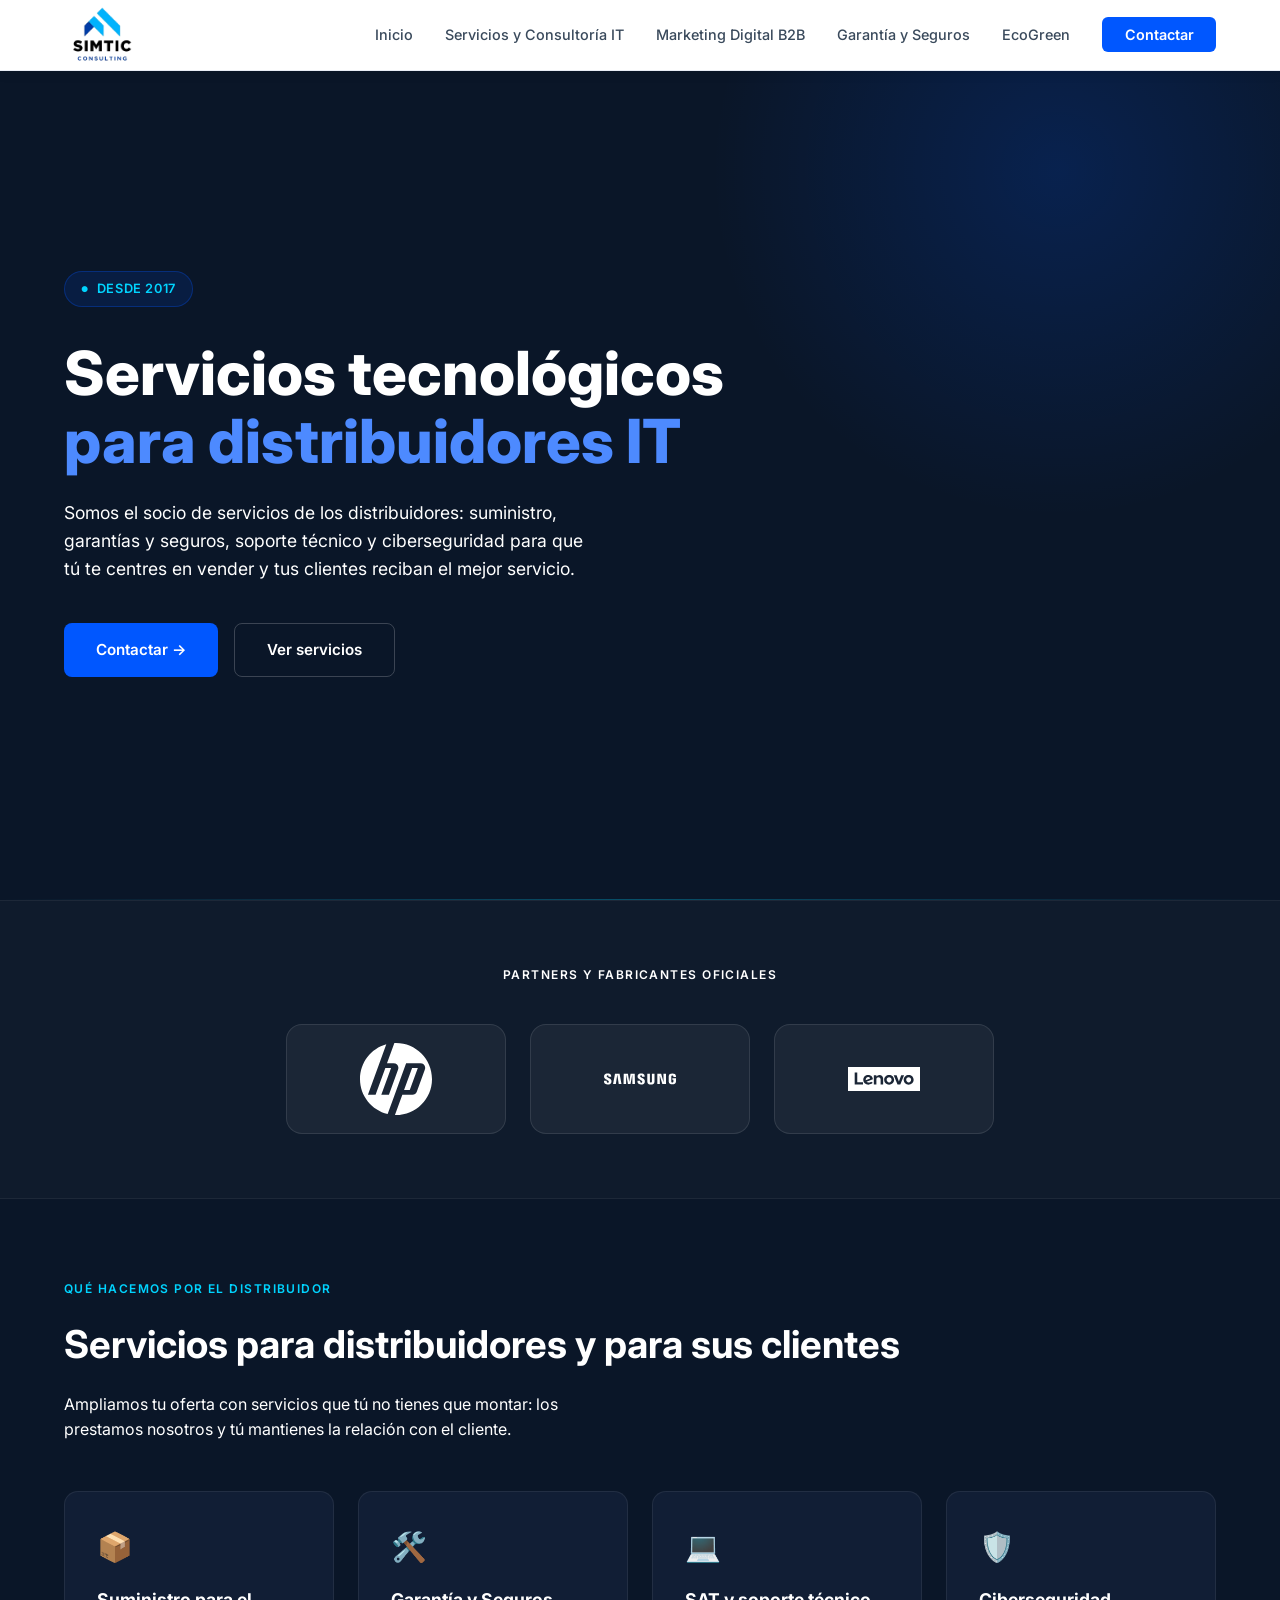
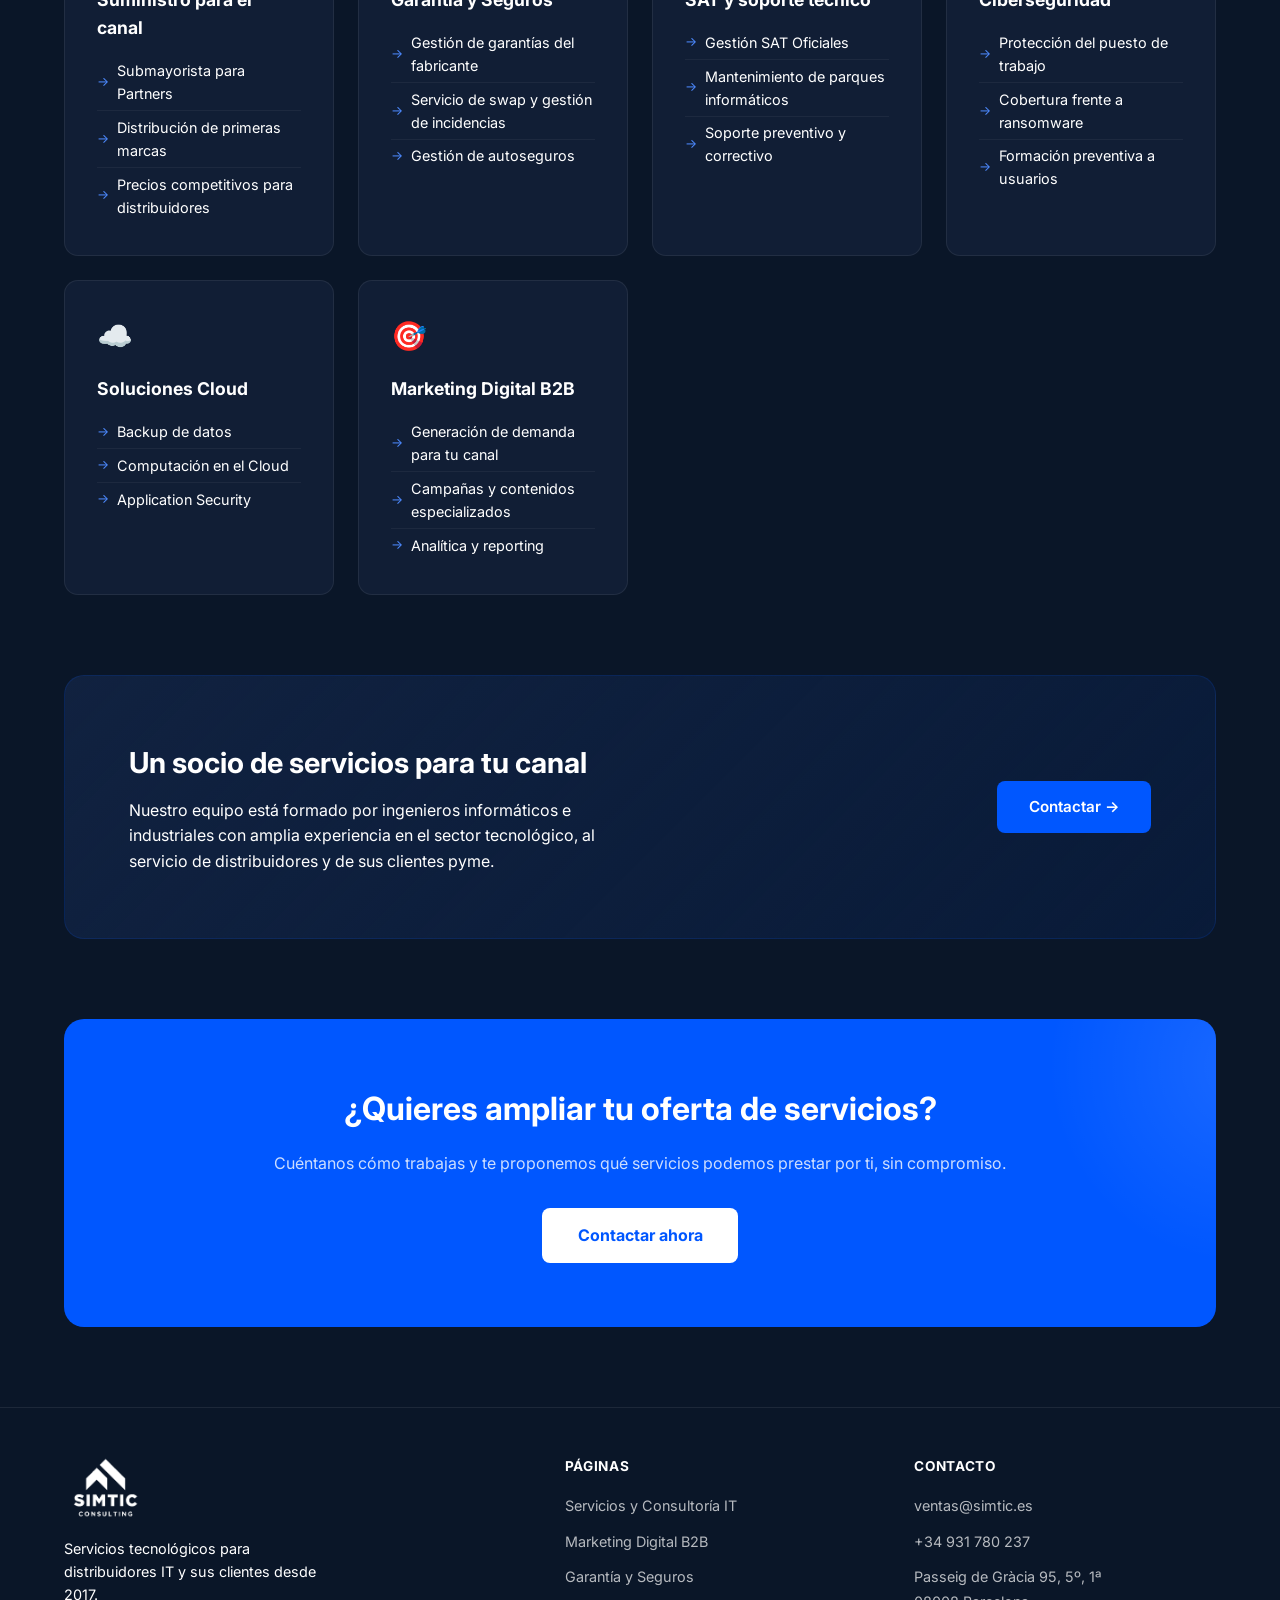
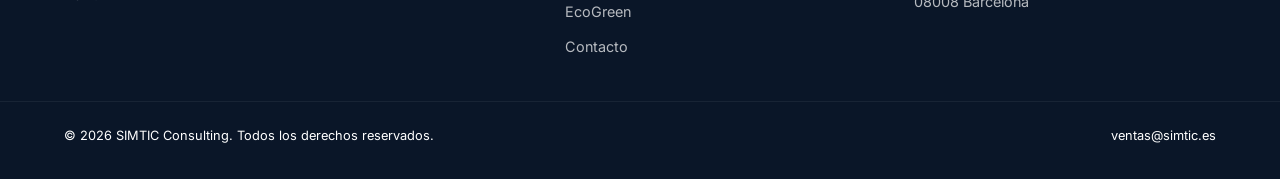
<file: index.html>
<!DOCTYPE html>
<html lang="es">
<head>
  <meta charset="UTF-8" />
  <meta name="viewport" content="width=device-width, initial-scale=1.0" />
  <title>SIMTIC Consulting – Servicios tecnológicos para distribuidores IT</title>
  <meta name="description" content="SIMTIC Consulting, socio de servicios de los distribuidores IT desde 2017: suministro como submayorista, garantías y seguros, SAT oficiales, ciberseguridad y cloud." />
  <link rel="icon" href="/images/logo.png" />
  <link href="https://fonts.googleapis.com/css2?family=Inter:wght@300;400;500;600;700;800&display=swap" rel="stylesheet" />
  <style>
    *, *::before, *::after { box-sizing: border-box; margin: 0; padding: 0; }
    :root {
      --navy: #0a1628;
      --navy-mid: #112240;
      --blue: #0057ff;
      --blue-light: #4d8aff;
      --accent: #00d4ff;
      --white: #ffffff;h
      --gray: #8892a4;
      --card-bg: #111e35;
    }
    html { scroll-behavior: smooth; }
    body { font-family: 'Inter', sans-serif; background: var(--navy); color: var(--white); line-height: 1.6; overflow-x: hidden; }

    /* ============================================
       NAV
       ============================================ */
    nav {
      position: fixed; top: 0; left: 0; right: 0; z-index: 100;
      display: flex; align-items: center; justify-content: space-between;
      padding: 0.3rem 5%;
      background: #ffffff;
      border-bottom: 1px solid #e8edf5;
      box-shadow: 0 2px 12px rgba(0,0,0,0.08);
    }
    .nav-logo { text-decoration: none; display: flex; align-items: center; gap: 0.6rem; }
    .nav-logo img { height: 60px; display: block; }
    .nav-links { display: flex; gap: 2rem; list-style: none; align-items: center; }
    .nav-links a { color: #3a4a5c; text-decoration: none; font-size: 0.9rem; font-weight: 500; transition: color 0.2s; }
    .nav-links a:hover { color: var(--blue); }
    .nav-cta { background: var(--blue); color: #ffffff !important; padding: 0.55rem 1.4rem; border-radius: 6px; font-weight: 600 !important; transition: background 0.2s !important; }
    .nav-cta:hover { background: var(--blue-light) !important; color: #ffffff !important; }

    /* ============================================
       HAMBURGER BUTTON
       ============================================ */
    .nav-toggle {
      display: none;
      flex-direction: column;
      gap: 5px;
      background: none;
      border: none;
      cursor: pointer;
      padding: 0.5rem;
      z-index: 200;
    }
    .nav-toggle span {
      display: block;
      width: 25px;
      height: 2px;
      background: #3a4a5c;
      transition: all 0.3s;
    }
    .nav-toggle.active span:nth-child(1) { transform: translateY(7px) rotate(45deg); }
    .nav-toggle.active span:nth-child(2) { opacity: 0; }
    .nav-toggle.active span:nth-child(3) { transform: translateY(-7px) rotate(-45deg); }

    /* ============================================
       HERO
       ============================================ */
    .hero { min-height: 100vh; display: flex; align-items: center; padding: 8rem 5% 5rem; position: relative; overflow: hidden; }
    .hero::before { content: ''; position: absolute; top: -20%; right: -10%; width: 700px; height: 700px; background: radial-gradient(circle, rgba(0,87,255,0.18) 0%, transparent 70%); pointer-events: none; }
    .hero::after { content: ''; position: absolute; bottom: 0; left: 0; right: 0; height: 1px; background: linear-gradient(90deg, transparent, rgba(0,212,255,0.3), transparent); }
    .hero-content { max-width: 700px; position: relative; z-index: 1; }
    .hero-badge { display: inline-flex; align-items: center; gap: 0.5rem; background: rgba(0,87,255,0.12); border: 1px solid rgba(0,87,255,0.3); color: var(--accent); padding: 0.4rem 1rem; border-radius: 100px; font-size: 0.8rem; font-weight: 600; letter-spacing: 0.05em; text-transform: uppercase; margin-bottom: 2rem; animation: fadeUp 0.6s ease both; }
    .hero-badge::before { content: '●'; font-size: 0.5rem; animation: pulse 2s infinite; }
    @keyframes pulse { 0%,100%{opacity:1} 50%{opacity:0.3} }
    .hero h1 { font-family: 'Inter', sans-serif; font-size: clamp(2.4rem, 5vw, 3.8rem); font-weight: 800; line-height: 1.12; margin-bottom: 1.5rem; animation: fadeUp 0.6s 0.1s ease both; }
    .hero h1 span { color: var(--blue-light); }
    .hero p { font-size: 1.1rem; color: var(--gray); max-width: 520px; margin-bottom: 2.5rem; animation: fadeUp 0.6s 0.2s ease both; }
    .hero-buttons { display: flex; gap: 1rem; flex-wrap: wrap; animation: fadeUp 0.6s 0.3s ease both; }
    .btn-primary { background: var(--blue); color: var(--white); padding: 0.85rem 2rem; border-radius: 8px; text-decoration: none; font-weight: 600; font-size: 0.95rem; transition: background 0.2s, transform 0.2s; display: inline-flex; align-items: center; gap: 0.5rem; }
    .btn-primary:hover { background: var(--blue-light); transform: translateY(-2px); }
    .btn-secondary { background: transparent; color: var(--white); padding: 0.85rem 2rem; border-radius: 8px; text-decoration: none; font-weight: 600; font-size: 0.95rem; border: 1px solid rgba(255,255,255,0.2); transition: border-color 0.2s, transform 0.2s; display: inline-flex; align-items: center; gap: 0.5rem; }
    .btn-secondary:hover { border-color: var(--blue-light); transform: translateY(-2px); }
    @keyframes fadeUp { from { opacity: 0; transform: translateY(20px); } to { opacity: 1; transform: translateY(0); } }

    /* ============================================
       MARCAS
       ============================================ */
    .brands { padding: 4rem 5%; border-top: 1px solid rgba(255,255,255,0.06); border-bottom: 1px solid rgba(255,255,255,0.06); background: rgba(255,255,255,0.02); }
    .brands-label { text-align: center; font-size: 0.75rem; font-weight: 600; letter-spacing: 0.12em; text-transform: uppercase; color: var(--gray); margin-bottom: 2.5rem; }
    .brands-grid { display: flex; align-items: center; justify-content: center; flex-wrap: wrap; gap: 1.5rem; }
    .brand-item { display: flex; align-items: center; justify-content: center; padding: 2rem 3rem; background: rgba(255,255,255,0.05); border: 1px solid rgba(255,255,255,0.1); border-radius: 16px; min-width: 220px; height: 110px; transition: border-color 0.3s, background 0.3s, transform 0.3s; }
    .brand-item:hover { border-color: rgba(0,87,255,0.5); background: rgba(0,87,255,0.08); transform: translateY(-3px); }

    /* ============================================
       SERVICIOS
       ============================================ */
    .section { padding: 5rem 5%; }
    .section-label { font-size: 0.75rem; font-weight: 600; letter-spacing: 0.12em; text-transform: uppercase; color: var(--accent); margin-bottom: 1rem; }
    .section-title { font-family: 'Inter', sans-serif; font-size: clamp(1.8rem, 3vw, 2.6rem); font-weight: 700; margin-bottom: 1rem; }
    .section-subtitle { color: var(--gray); max-width: 520px; margin-bottom: 3rem; font-size: 1rem; }
    .services-grid { display: grid; grid-template-columns: repeat(auto-fit, minmax(260px, 1fr)); gap: 1.5rem; }
    .service-card { background: var(--card-bg); border: 1px solid rgba(255,255,255,0.07); border-radius: 14px; padding: 2rem; transition: border-color 0.3s, transform 0.3s; }
    .service-card:hover { border-color: rgba(0,87,255,0.4); transform: translateY(-4px); }
    .service-icon { font-size: 1.8rem; margin-bottom: 1rem; }
    .service-card h3 { font-family: 'Inter', sans-serif; font-size: 1.1rem; font-weight: 700; margin-bottom: 0.75rem; }
    .service-card ul { list-style: none; }
    .service-card ul li { color: var(--gray); font-size: 0.9rem; padding: 0.3rem 0; border-bottom: 1px solid rgba(255,255,255,0.05); display: flex; align-items: center; gap: 0.5rem; }
    .service-card ul li::before { content: '→'; color: var(--blue-light); font-size: 0.8rem; }
    .service-card ul li:last-child { border-bottom: none; }

    /* ============================================
       MID CTA
       ============================================ */
    .mid-cta { background: linear-gradient(135deg, var(--navy-mid) 0%, rgba(0,87,255,0.08) 100%); border: 1px solid rgba(0,87,255,0.15); border-radius: 20px; padding: 4rem; display: flex; align-items: center; justify-content: space-between; gap: 2rem; flex-wrap: wrap; margin: 0 5%; }
    .mid-cta-text h2 { font-family: 'Inter', sans-serif; font-size: 1.8rem; font-weight: 700; margin-bottom: 0.75rem; }
    .mid-cta-text p { color: var(--gray); max-width: 480px; }

    /* ============================================
       CTA FINAL
       ============================================ */
    .cta-section { margin: 5rem 5%; padding: 4rem; background: var(--blue); border-radius: 20px; text-align: center; position: relative; overflow: hidden; }
    .cta-section::before { content: ''; position: absolute; top: -50%; right: -20%; width: 400px; height: 400px; background: radial-gradient(circle, rgba(255,255,255,0.1) 0%, transparent 70%); }
    .cta-section h2 { font-family: 'Inter', sans-serif; font-size: 2rem; font-weight: 700; margin-bottom: 1rem; position: relative; }
    .cta-section p { color: rgba(255,255,255,0.8); margin-bottom: 2rem; position: relative; }
    .btn-white { background: var(--white); color: var(--blue); padding: 0.9rem 2.2rem; border-radius: 8px; text-decoration: none; font-weight: 700; font-size: 1rem; display: inline-block; transition: transform 0.2s; position: relative; }
    .btn-white:hover { transform: translateY(-2px); }

    /* ============================================
       FOOTER
       ============================================ */
    footer { padding: 3rem 5% 2rem; border-top: 1px solid rgba(255,255,255,0.08); display: grid; grid-template-columns: 1.5fr 1fr 1fr; gap: 3rem; }
    .footer-brand-name { font-family: 'Inter', sans-serif; font-weight: 800; font-size: 1.4rem; color: var(--white); letter-spacing: 0.05em; margin-bottom: 0.75rem; }
    .footer-brand-name span { color: var(--blue-light); }
    .footer-brand p { color: var(--gray); font-size: 0.9rem; max-width: 280px; }
    .footer-col h4 { font-family: 'Inter', sans-serif; font-size: 0.85rem; font-weight: 700; letter-spacing: 0.05em; text-transform: uppercase; color: var(--gray); margin-bottom: 1rem; }
    .footer-col ul { list-style: none; }
    .footer-col ul li { margin-bottom: 0.6rem; }
    .footer-col ul li a { color: rgba(255,255,255,0.7); text-decoration: none; font-size: 0.9rem; transition: color 0.2s; }
    .footer-col ul li a:hover { color: var(--white); }
    .footer-bottom { padding: 1.5rem 5% 2rem; display: flex; justify-content: space-between; align-items: center; border-top: 1px solid rgba(255,255,255,0.06); color: var(--gray); font-size: 0.8rem; flex-wrap: wrap; gap: 0.5rem; }

    /* ============================================
       TABLET (≤1024px)
       ============================================ */
    @media (max-width: 1024px) {
      .services-grid { grid-template-columns: repeat(2, 1fr); }
      footer { grid-template-columns: 1fr 1fr; }
      .footer-brand { grid-column: 1 / -1; }
    }

    /* ============================================
       MÓVIL (≤768px)
       ============================================ */
    @media (max-width: 768px) {

      /* NAV */
      .nav-toggle { display: flex; }
      .nav-links {
        display: none;
        position: fixed;
        top: 0; left: 0; right: 0; bottom: 0;
        background: #ffffff;
        flex-direction: column;
        align-items: center;
        justify-content: center;
        gap: 2rem;
        z-index: 150;
        list-style: none;
      }
      .nav-links.open { display: flex; }
      .nav-links a { font-size: 1.3rem; color: #3a4a5c; }
      .nav-logo img { height: 52px; }

      /* HERO */
      .hero {
        padding: 7rem 5% 4rem;
        text-align: center;
        min-height: auto;
      }
      .hero-content { max-width: 100%; }
      .hero-buttons { justify-content: center; }
      .hero p { margin-left: auto; margin-right: auto; }

      /* SERVICIOS */
      .services-grid { grid-template-columns: 1fr; }
      .section { padding: 3rem 5%; }

      /* BRANDS */
      .brands { padding: 3rem 5%; }
      .brands-grid { gap: 1rem; }
      .brand-item { min-width: 130px; padding: 1rem 1.5rem; height: auto; }

      /* MID CTA */
      .mid-cta {
        flex-direction: column;
        text-align: center;
        padding: 2rem 1.5rem;
        margin: 0 4%;
      }
      .mid-cta-text p { max-width: 100%; }

      /* CTA FINAL */
      .cta-section {
        padding: 2.5rem 1.5rem;
        margin: 3rem 4%;
      }

      /* FOOTER */
      footer {
        grid-template-columns: 1fr;
        gap: 2rem;
        padding: 2.5rem 5% 1.5rem;
      }
      .footer-brand { grid-column: auto; }
      .footer-brand p { max-width: 100%; }
      .footer-bottom {
        flex-direction: column;
        text-align: center;
        gap: 0.5rem;
        padding: 1.5rem 5%;
      }
    }

    /* ============================================
       MUY PEQUEÑO (≤380px)
       ============================================ */
    @media (max-width: 380px) {
      .btn-primary, .btn-secondary {
        width: 100%;
        justify-content: center;
      }
      .brand-item { min-width: 100px; padding: 0.8rem 1rem; }
    }
  </style>
</head>
<body>

<!-- NAV -->
<nav>
  <a href="/" class="nav-logo">
    <img src="/images/logo.png" alt="SIMTIC Consulting" style="height:60px;display:block;"/>
  </a>

  <!-- Botón hamburguesa (solo visible en móvil) -->
  <button class="nav-toggle" aria-label="Abrir menú" onclick="this.classList.toggle('active'); document.querySelector('.nav-links').classList.toggle('open')">
    <span></span>
    <span></span>
    <span></span>
  </button>

  <ul class="nav-links">
    <li><a href="/" onclick="document.querySelector('.nav-links').classList.remove('open'); document.querySelector('.nav-toggle').classList.remove('active')">Inicio</a></li>
    <li><a href="/servicios" onclick="document.querySelector('.nav-links').classList.remove('open'); document.querySelector('.nav-toggle').classList.remove('active')">Servicios y Consultoría IT</a></li>
    <li><a href="/marketing-digital" onclick="document.querySelector('.nav-links').classList.remove('open'); document.querySelector('.nav-toggle').classList.remove('active')">Marketing Digital B2B</a></li>
    <li><a href="/garantia-seguros" onclick="document.querySelector('.nav-links').classList.remove('open'); document.querySelector('.nav-toggle').classList.remove('active')">Garantía y Seguros</a></li>
    <li><a href="/ecogreen" onclick="document.querySelector('.nav-links').classList.remove('open'); document.querySelector('.nav-toggle').classList.remove('active')">EcoGreen</a></li>
    <li><a href="/contacto" class="nav-cta" onclick="document.querySelector('.nav-links').classList.remove('open'); document.querySelector('.nav-toggle').classList.remove('active')">Contactar</a></li>
  </ul>
</nav>

<!-- HERO -->
<section class="hero">
  <div class="hero-content">
    <span class="hero-badge">Desde 2017</span>
    <h1>Servicios tecnológicos<br/><span>para distribuidores IT</span></h1>
    <p>Somos el socio de servicios de los distribuidores: suministro, garantías y seguros, soporte técnico y ciberseguridad para que tú te centres en vender y tus clientes reciban el mejor servicio.</p>
    <div class="hero-buttons">
      <a href="/contacto" class="btn-primary">Contactar →</a>
      <a href="/servicios" class="btn-secondary">Ver servicios</a>
    </div>
  </div>
</section>

<!-- MARCAS FABRICANTES -->
<section class="brands">
  <p class="brands-label">Partners y fabricantes oficiales</p>
  <div class="brands-grid">

    <!-- HP -->
    <div class="brand-item">
      <svg style="height:72px;width:auto;display:block;" fill="white" role="img" viewBox="0 0 24 24" xmlns="http://www.w3.org/2000/svg"><title>SIMTIC Consulting – Servicios tecnológicos para distribuidores IT</title><path d="M12.0069 24h-.3572l2.459-6.7453h3.3796c.5907 0 1.2364-.4533 1.4424-1.0166l2.6652-7.3085c.4396-1.1952-.2473-2.1706-1.525-2.1706h-4.6983l-3.929 10.798-2.2255 6.127C3.929 22.434 0 17.6806 0 12.007 0 6.498 3.7092 1.8546 8.7647.4396L6.4705 6.759 2.6514 17.2547h2.5415L8.4488 8.339h1.9095l-3.2558 8.9158H9.644l3.0223-8.3251c.4396-1.1952-.2473-2.1706-1.525-2.1706h-2.143l2.459-6.7453C11.636 0 11.8145 0 11.9931 0 18.6285 0 24 5.3715 24 12.007c.0137 6.6216-5.3578 11.993-11.9931 11.993zM19.2742 8.325h-1.9096l-2.6789 7.336h1.9096l2.6789-7.336z"/></svg>
    </div>

    <!-- Samsung -->
    <div class="brand-item">
      <svg style="height:72px;width:auto;display:block;" fill="white" role="img" viewBox="0 0 24 24" xmlns="http://www.w3.org/2000/svg"><title>SIMTIC Consulting – Servicios tecnológicos para distribuidores IT</title><path d="M19.8166 10.2808l.0459 2.6934h-.023l-.7793-2.6934h-1.2837v3.3925h.8481l-.0458-2.785h.023l.8366 2.785h1.2264v-3.3925zm-16.149 0l-.6418 3.427h.9284l.4699-3.1175h.0229l.4585 3.1174h.9169l-.6304-3.4269zm5.1805 0l-.424 2.6132h-.023l-.424-2.6132H6.5788l-.0688 3.427h.8596l.023-3.0832h.0114l.573 3.0831h.8711l.5731-3.083h.023l.0228 3.083h.8596l-.0802-3.4269zm-7.2664 2.4527c.0343.0802.0229.1949.0114.2522-.0229.1146-.1031.2292-.3324.2292-.2177 0-.3438-.126-.3438-.3095v-.3323H0v.2636c0 .7679.6074.9971 1.2493.9971.6189 0 1.1346-.2178 1.2149-.7794.0458-.298.0114-.4928 0-.5616-.1605-.722-1.467-.9283-1.5588-1.3295-.0114-.0688-.0114-.1375 0-.1834.023-.1146.1032-.2292.3095-.2292.2063 0 .321.126.321.3095v.2063h.8595v-.2407c0-.745-.6762-.8596-1.1576-.8596-.6074 0-1.1117.2063-1.2034.7564-.023.149-.0344.2866.0114.4585.1376.7106 1.364.9169 1.5358 1.3524m11.152 0c.0343.0803.0228.1834.0114.2522-.023.1146-.1032.2292-.3324.2292-.2178 0-.3438-.126-.3438-.3095v-.3323h-.917v.2636c0 .7564.596.9857 1.2379.9857.6189 0 1.1232-.2063 1.2034-.7794.0459-.298.0115-.4814 0-.5616-.1375-.7106-1.4327-.9284-1.5243-1.318-.0115-.0688-.0115-.1376 0-.1835.0229-.1146.1031-.2292.3094-.2292.1948 0 .321.126.321.3095v.2063h.848v-.2407c0-.745-.6647-.8596-1.146-.8596-.6075 0-1.1004.1948-1.192.7564-.023.149-.023.2866.0114.4585.1376.7106 1.341.9054 1.513 1.3524m2.8882.4585c.2407 0 .3094-.1605.3323-.2522.0115-.0343.0115-.0917.0115-.126v-2.533h.871v2.4642c0 .0688 0 .1948-.0114.2292-.0573.6419-.5616.8482-1.192.8482-.6303 0-1.1346-.2063-1.192-.8482 0-.0344-.0114-.1604-.0114-.2292v-2.4642h.871v2.533c0 .0458 0 .0916.0115.126 0 .0917.0688.2522.3095.2522m7.1518-.0344c.2522 0 .3324-.1605.3553-.2522.0115-.0343.0115-.0917.0115-.126v-.4929h-.3553v-.5043H24v.917c0 .0687 0 .1145-.0115.2292-.0573.6303-.596.8481-1.2034.8481-.6075 0-1.1461-.2178-1.2034-.8481-.0115-.1147-.0115-.1605-.0115-.2293v-1.444c0-.0574.0115-.172.0115-.2293.0802-.6419.596-.8482 1.2034-.8482s1.1347.2063 1.2034.8482c.0115.1031.0115.2292.0115.2292v.1146h-.8596v-.1948s0-.0803-.0115-.1261c-.0114-.0802-.0802-.2521-.3438-.2521-.2521 0-.321.1604-.3438.2521-.0115.0458-.0115.1032-.0115.1605v1.5702c0 .0458 0 .0916.0115.126 0 .0917.0917.2522.3323.2522"/></svg>
    </div>

    <!-- Lenovo -->
    <div class="brand-item">
      <svg style="height:72px;width:auto;display:block;" fill="white" role="img" viewBox="0 0 24 24" xmlns="http://www.w3.org/2000/svg"><title>SIMTIC Consulting – Servicios tecnológicos para distribuidores IT</title><path d="M21.044 12.288c0 .5-.343.867-.815.867-.464 0-.827-.38-.827-.867 0-.51.343-.868.815-.868.464 0 .827.381.827.868zm-14.305-.92a.787.787 0 0 0-.651.307.991.991 0 0 0-.172.738l1.479-.614a.708.708 0 0 0-.656-.43zm6.963.052c-.472 0-.816.358-.816.868 0 .486.364.867.828.867.472 0 .815-.368.815-.867 0-.487-.363-.868-.827-.868zM24 7.997v8.006H0V7.997h24zM5.01 13.05H3.088V9.825H2.23v4.003h2.78v-.777zm1.137-.094l2.163-.897a1.667 1.667 0 0 0-.37-.86c-.284-.33-.704-.505-1.216-.505-.931 0-1.633.686-1.633 1.593 0 .93.704 1.593 1.726 1.593.572 0 1.158-.272 1.432-.589l-.535-.411c-.357.264-.56.326-.885.326-.292 0-.52-.09-.682-.25zm5.57-1.039c0-.709-.507-1.223-1.252-1.223a1.28 1.28 0 0 0-1.005.494v-.442h-.846v3.081h.846v-1.753c0-.316.245-.651.698-.651.35 0 .712.243.712.651v1.753h.847v-1.91zm3.647.37c0-.904-.725-1.593-1.65-1.593-.933 0-1.663.7-1.663 1.593 0 .903.726 1.592 1.651 1.592.932 0 1.662-.7 1.662-1.592zm2.066 1.54l1.268-3.081h-.967l-.765 2.099-.765-2.1h-.966l1.268 3.081h.927zm4.449-1.54c0-.904-.725-1.593-1.65-1.593-.932 0-1.662.7-1.662 1.593 0 .903.725 1.592 1.65 1.592.932 0 1.662-.7 1.662-1.592z"/></svg>
    </div>

  </div>
</section>

<!-- SERVICIOS -->
<section class="section">
  <p class="section-label">Qué hacemos por el distribuidor</p>
  <h2 class="section-title">Servicios para distribuidores y para sus clientes</h2>
  <p class="section-subtitle">Ampliamos tu oferta con servicios que tú no tienes que montar: los prestamos nosotros y tú mantienes la relación con el cliente.</p>
  <div class="services-grid">
    <div class="service-card">
      <div class="service-icon">📦</div>
      <h3>Suministro para el canal</h3>
      <ul>
        <li>Submayorista para Partners</li>
        <li>Distribución de primeras marcas</li>
        <li>Precios competitivos para distribuidores</li>
      </ul>
    </div>
    <div class="service-card">
      <div class="service-icon">🛠️</div>
      <h3>Garantía y Seguros</h3>
      <ul>
        <li>Gestión de garantías del fabricante</li>
        <li>Servicio de swap y gestión de incidencias</li>
        <li>Gestión de autoseguros</li>
      </ul>
    </div>
    <div class="service-card">
      <div class="service-icon">💻</div>
      <h3>SAT y soporte técnico</h3>
      <ul>
        <li>Gestión SAT Oficiales</li>
        <li>Mantenimiento de parques informáticos</li>
        <li>Soporte preventivo y correctivo</li>
      </ul>
    </div>
    <div class="service-card">
      <div class="service-icon">🛡️</div>
      <h3>Ciberseguridad</h3>
      <ul>
        <li>Protección del puesto de trabajo</li>
        <li>Cobertura frente a ransomware</li>
        <li>Formación preventiva a usuarios</li>
      </ul>
    </div>
    <div class="service-card">
      <div class="service-icon">☁️</div>
      <h3>Soluciones Cloud</h3>
      <ul>
        <li>Backup de datos</li>
        <li>Computación en el Cloud</li>
        <li>Application Security</li>
      </ul>
    </div>
    <div class="service-card">
      <div class="service-icon">🎯</div>
      <h3>Marketing Digital B2B</h3>
      <ul>
        <li>Generación de demanda para tu canal</li>
        <li>Campañas y contenidos especializados</li>
        <li>Analítica y reporting</li>
      </ul>
    </div>
  </div>
</section>

<!-- MID CTA -->
<div class="mid-cta">
  <div class="mid-cta-text">
    <h2>Un socio de servicios para tu canal</h2>
    <p>Nuestro equipo está formado por ingenieros informáticos e industriales con amplia experiencia en el sector tecnológico, al servicio de distribuidores y de sus clientes pyme.</p>
  </div>
  <a href="/contacto" class="btn-primary">Contactar →</a>
</div>

<!-- CTA FINAL -->
<div class="cta-section">
  <h2>¿Quieres ampliar tu oferta de servicios?</h2>
  <p>Cuéntanos cómo trabajas y te proponemos qué servicios podemos prestar por ti, sin compromiso.</p>
  <a href="/contacto" class="btn-white">Contactar ahora</a>
</div>

<!-- FOOTER -->
<footer>
  <div class="footer-brand">
    <img src="/images/logo.png" alt="SIMTIC" style="height:65px;margin-bottom:1rem;display:block;filter:brightness(0) invert(1);"/>
    <p>Servicios tecnológicos para distribuidores IT y sus clientes desde 2017.</p>
  </div>
  <div class="footer-col">
    <h4>Páginas</h4>
    <ul>
      <li><a href="/servicios">Servicios y Consultoría IT</a></li>
      <li><a href="/marketing-digital">Marketing Digital B2B</a></li>
      <li><a href="/garantia-seguros">Garantía y Seguros</a></li>
      <li><a href="/ecogreen">EcoGreen</a></li>
      <li><a href="/contacto">Contacto</a></li>
    </ul>
  </div>
  <div class="footer-col">
    <h4>Contacto</h4>
    <ul>
      <li><a href="mailto:ventas@simtic.es">ventas@simtic.es</a></li>
      <li><a href="tel:+34931780237">+34 931 780 237</a></li>
      <li><a href="#">Passeig de Gràcia 95, 5º, 1ª<br/>08008 Barcelona</a></li>
    </ul>
  </div>
</footer>
<div class="footer-bottom">
  <span>© 2026 SIMTIC Consulting. Todos los derechos reservados.</span>
  <span>ventas@simtic.es</span>
</div>

</body>
</html>
</file>
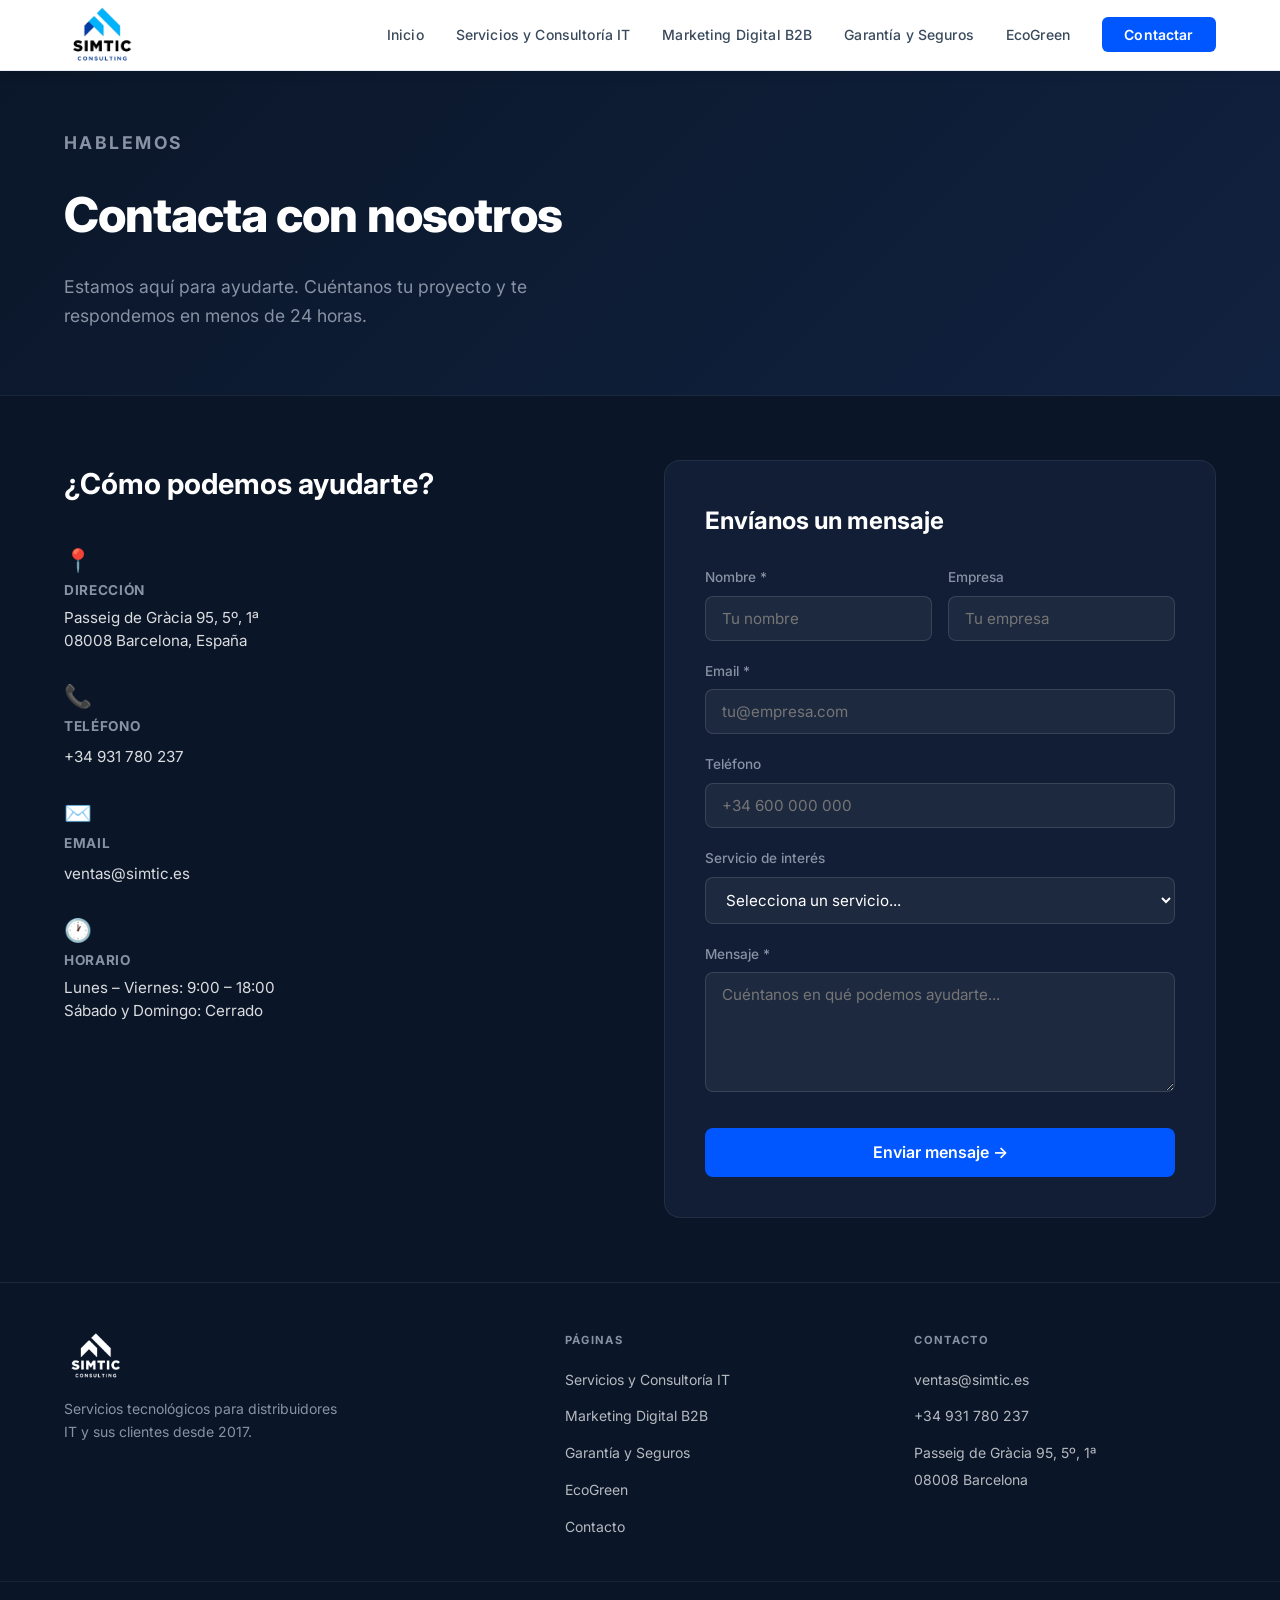
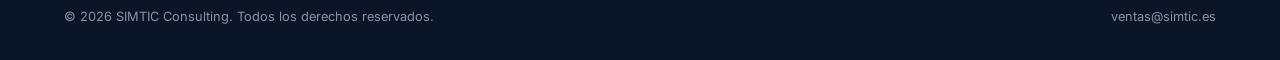
<file: contacto/index.html>
<!DOCTYPE html>
<html lang="es">
<head>
  <meta charset="UTF-8" />
  <meta name="viewport" content="width=device-width, initial-scale=1.0" />
  <title>Contacto – SIMTIC Consulting</title>
  <meta name="description" content="Contacta con SIMTIC Consulting. Estamos en Passeig de Gràcia 95, Barcelona. Tel: +34 931 780 237." />
  <link rel="icon" href="/images/logo.png" />
  <link href="https://fonts.googleapis.com/css2?family=Inter:wght@300;400;500;600;700;800&display=swap" rel="stylesheet" />
  <link rel="stylesheet" href="/style.css" />
  <style>
    .contact-grid {
      display: grid;
      grid-template-columns: 1fr 1fr;
      gap: 3rem;
      padding: 4rem 5%;
    }
    .contact-info h2 {
      font-family: 'Inter', sans-serif;
      font-size: 1.8rem; font-weight: 700; margin-bottom: 2rem;
    }
    .contact-item {h
      display: flex; align-items: flex-start; gap: 1rem;
      margin-bottom: 1.5rem;
    }
    .contact-item-icon {
      font-size: 1.4rem; margin-top: 0.1rem; flex-shrink: 0;
    }
    .contact-item-text h4 {
      font-family: 'Inter', sans-serif;
      font-size: 0.85rem; font-weight: 700; letter-spacing: 0.05em;
      text-transform: uppercase; color: var(--gray); margin-bottom: 0.3rem;
    }
    .contact-item-text a,
    .contact-item-text p {
      color: rgba(255,255,255,0.85); text-decoration: none;
      font-size: 0.95rem; line-height: 1.5;
    }
    .contact-item-text a:hover { color: var(--blue-light); }
    .contact-form {
      background: var(--card-bg);
      border: 1px solid rgba(255,255,255,0.07);
      border-radius: 16px; padding: 2.5rem;
    }
    .contact-form h2 {
      font-family: 'Inter', sans-serif;
      font-size: 1.5rem; font-weight: 700; margin-bottom: 1.5rem;
    }
    .form-group { margin-bottom: 1.2rem; }
    .form-group label {
      display: block; font-size: 0.85rem; font-weight: 500;
      color: var(--gray); margin-bottom: 0.4rem;
    }
    .form-group input,
    .form-group select,
    .form-group textarea {
      width: 100%; background: rgba(255,255,255,0.05);
      border: 1px solid rgba(255,255,255,0.12); border-radius: 8px;
      padding: 0.75rem 1rem; color: var(--white);
      font-family: 'Inter', sans-serif; font-size: 0.95rem;
      transition: border-color 0.2s;
    }
    .form-group input:focus,
    .form-group select:focus,
    .form-group textarea:focus {
      outline: none; border-color: var(--blue-light);
    }
    .form-group select option { background: var(--navy-mid); }
    .form-group textarea { resize: vertical; min-height: 120px; }
    .form-row { display: grid; grid-template-columns: 1fr 1fr; gap: 1rem; }
    .form-submit {
      width: 100%; padding: 0.9rem;
      background: var(--blue); color: var(--white);
      border: none; border-radius: 8px; font-family: 'Inter', sans-serif;
      font-size: 1rem; font-weight: 600; cursor: pointer;
      transition: background 0.2s, transform 0.2s; margin-top: 0.5rem;
    }
    .form-submit:hover { background: var(--blue-light); transform: translateY(-2px); }

    @media (max-width: 768px) {
      .contact-grid { grid-template-columns: 1fr; gap: 2rem; padding: 3rem 5%; }
      .form-row { grid-template-columns: 1fr; }
    }
  </style>
</head>
<body>

<!-- NAV -->
<nav>
  <a href="/" class="nav-logo">
    <img src="/images/logo.png" alt="SIMTIC Consulting" />
  </a>
  <button class="nav-toggle" aria-label="Abrir menú" onclick="this.classList.toggle('active'); document.querySelector('.nav-links').classList.toggle('open')">
    <span></span><span></span><span></span>
  </button>
  <ul class="nav-links">
    <li><a href="/" onclick="closeMenu()">Inicio</a></li>
    <li><a href="/servicios" onclick="closeMenu()">Servicios y Consultoría IT</a></li>
    <li><a href="/marketing-digital" onclick="closeMenu()">Marketing Digital B2B</a></li>
    <li><a href="/garantia-seguros" onclick="closeMenu()">Garantía y Seguros</a></li>
    <li><a href="/ecogreen" onclick="closeMenu()">EcoGreen</a></li>
    <li><a href="/contacto" class="nav-cta" onclick="closeMenu()">Contactar</a></li>
  </ul>
</nav>

<!-- PAGE HERO -->
<div class="page-hero">
  <p class="section-label">Hablemos</p>
  <h1>Contacta con nosotros</h1>
  <p>Estamos aquí para ayudarte. Cuéntanos tu proyecto y te respondemos en menos de 24 horas.</p>
</div>

<!-- CONTACTO + FORMULARIO -->
<div class="contact-grid">

  <!-- Info de contacto -->
  <div class="contact-info">
    <h2>¿Cómo podemos ayudarte?</h2>

    <div class="contact-item">
      <div class="contact-item-icon">📍</div>
      <div class="contact-item-text">
        <h4>Dirección</h4>
        <p>Passeig de Gràcia 95, 5º, 1ª<br/>08008 Barcelona, España</p>
      </div>
    </div>

    <div class="contact-item">
      <div class="contact-item-icon">📞</div>
      <div class="contact-item-text">
        <h4>Teléfono</h4>
        <a href="tel:+34931780237">+34 931 780 237</a>
      </div>
    </div>

    <div class="contact-item">
      <div class="contact-item-icon">✉️</div>
      <div class="contact-item-text">
        <h4>Email</h4>
        <a href="mailto:ventas@simtic.es">ventas@simtic.es</a>
      </div>
    </div>

    <div class="contact-item">
      <div class="contact-item-icon">🕐</div>
      <div class="contact-item-text">
        <h4>Horario</h4>
        <p>Lunes – Viernes: 9:00 – 18:00<br/>Sábado y Domingo: Cerrado</p>
      </div>
    </div>
  </div>

  <!-- Formulario -->
  <div class="contact-form">
    <h2>Envíanos un mensaje</h2>
    <form name="contacto-simtic" action="https://simtic.netlify.app/gracias/" method="POST" data-netlify="true" data-netlify-honeypot="bot-field">
      <input type="hidden" name="form-name" value="contacto-simtic" />
      <p style="display:none"><label>No rellenar: <input name="bot-field" /></label></p>
      <div class="form-row">
        <div class="form-group">
          <label for="nombre">Nombre *</label>
          <input type="text" id="nombre" name="nombre" placeholder="Tu nombre" required />
        </div>
        <div class="form-group">
          <label for="empresa">Empresa</label>
          <input type="text" id="empresa" name="empresa" placeholder="Tu empresa" />
        </div>
      </div>
      <div class="form-group">
        <label for="email">Email *</label>
        <input type="email" id="email" name="email" placeholder="tu@empresa.com" required />
      </div>
      <div class="form-group">
        <label for="telefono">Teléfono</label>
        <input type="tel" id="telefono" name="telefono" placeholder="+34 600 000 000" />
      </div>
      <div class="form-group">
        <label for="servicio">Servicio de interés</label>
        <select id="servicio" name="servicio">
          <option value="">Selecciona un servicio...</option>
          <option value="consultoría-it">Consultoría IT</option>
          <option value="ciberseguridad">Ciberseguridad</option>
          <option value="cloud">Soluciones Cloud</option>
          <option value="hardware">Hardware y Software</option>
          <option value="marketing">Marketing Digital B2B</option>
          <option value="garantia-seguros">Garantía y Seguros</option>
          <option value="ecogreen">EcoGreen</option>
          <option value="ecoupgrade">EcoUpgrade (recompra de dispositivos)</option>
          <option value="otro">Otro</option>
        </select>
      </div>
      <div class="form-group">
        <label for="mensaje">Mensaje *</label>
        <textarea id="mensaje" name="mensaje" placeholder="Cuéntanos en qué podemos ayudarte..." required></textarea>
      </div>
      <button type="submit" class="form-submit">Enviar mensaje →</button>
    </form>
  </div>

</div>

<!-- FOOTER -->
<footer>
  <div class="footer-brand">
    <img src="/images/logo.png" alt="SIMTIC" style="height:50px;margin-bottom:1rem;display:block;filter:brightness(0) invert(1);"/>
    <p>Servicios tecnológicos para distribuidores IT y sus clientes desde 2017.</p>
  </div>
  <div class="footer-col">
    <h4>Páginas</h4>
    <ul>
      <li><a href="/servicios">Servicios y Consultoría IT</a></li>
      <li><a href="/marketing-digital">Marketing Digital B2B</a></li>
      <li><a href="/garantia-seguros">Garantía y Seguros</a></li>
      <li><a href="/ecogreen">EcoGreen</a></li>
      <li><a href="/contacto">Contacto</a></li>
    </ul>
  </div>
  <div class="footer-col">
    <h4>Contacto</h4>
    <ul>
      <li><a href="mailto:ventas@simtic.es">ventas@simtic.es</a></li>
      <li><a href="tel:+34931780237">+34 931 780 237</a></li>
      <li><a href="#">Passeig de Gràcia 95, 5º, 1ª<br/>08008 Barcelona</a></li>
    </ul>
  </div>
</footer>
<div class="footer-bottom">
  <span>© 2026 SIMTIC Consulting. Todos los derechos reservados.</span>
  <span>ventas@simtic.es</span>
</div>

<script>
  (function(){var s=new URLSearchParams(location.search).get('servicio');var e=document.getElementById('servicio');if(s&&e){e.value=s;}})();
  function closeMenu() {
    document.querySelector('.nav-links').classList.remove('open');
    document.querySelector('.nav-toggle').classList.remove('active');
  }
</script>
</body>
</html>
</file>
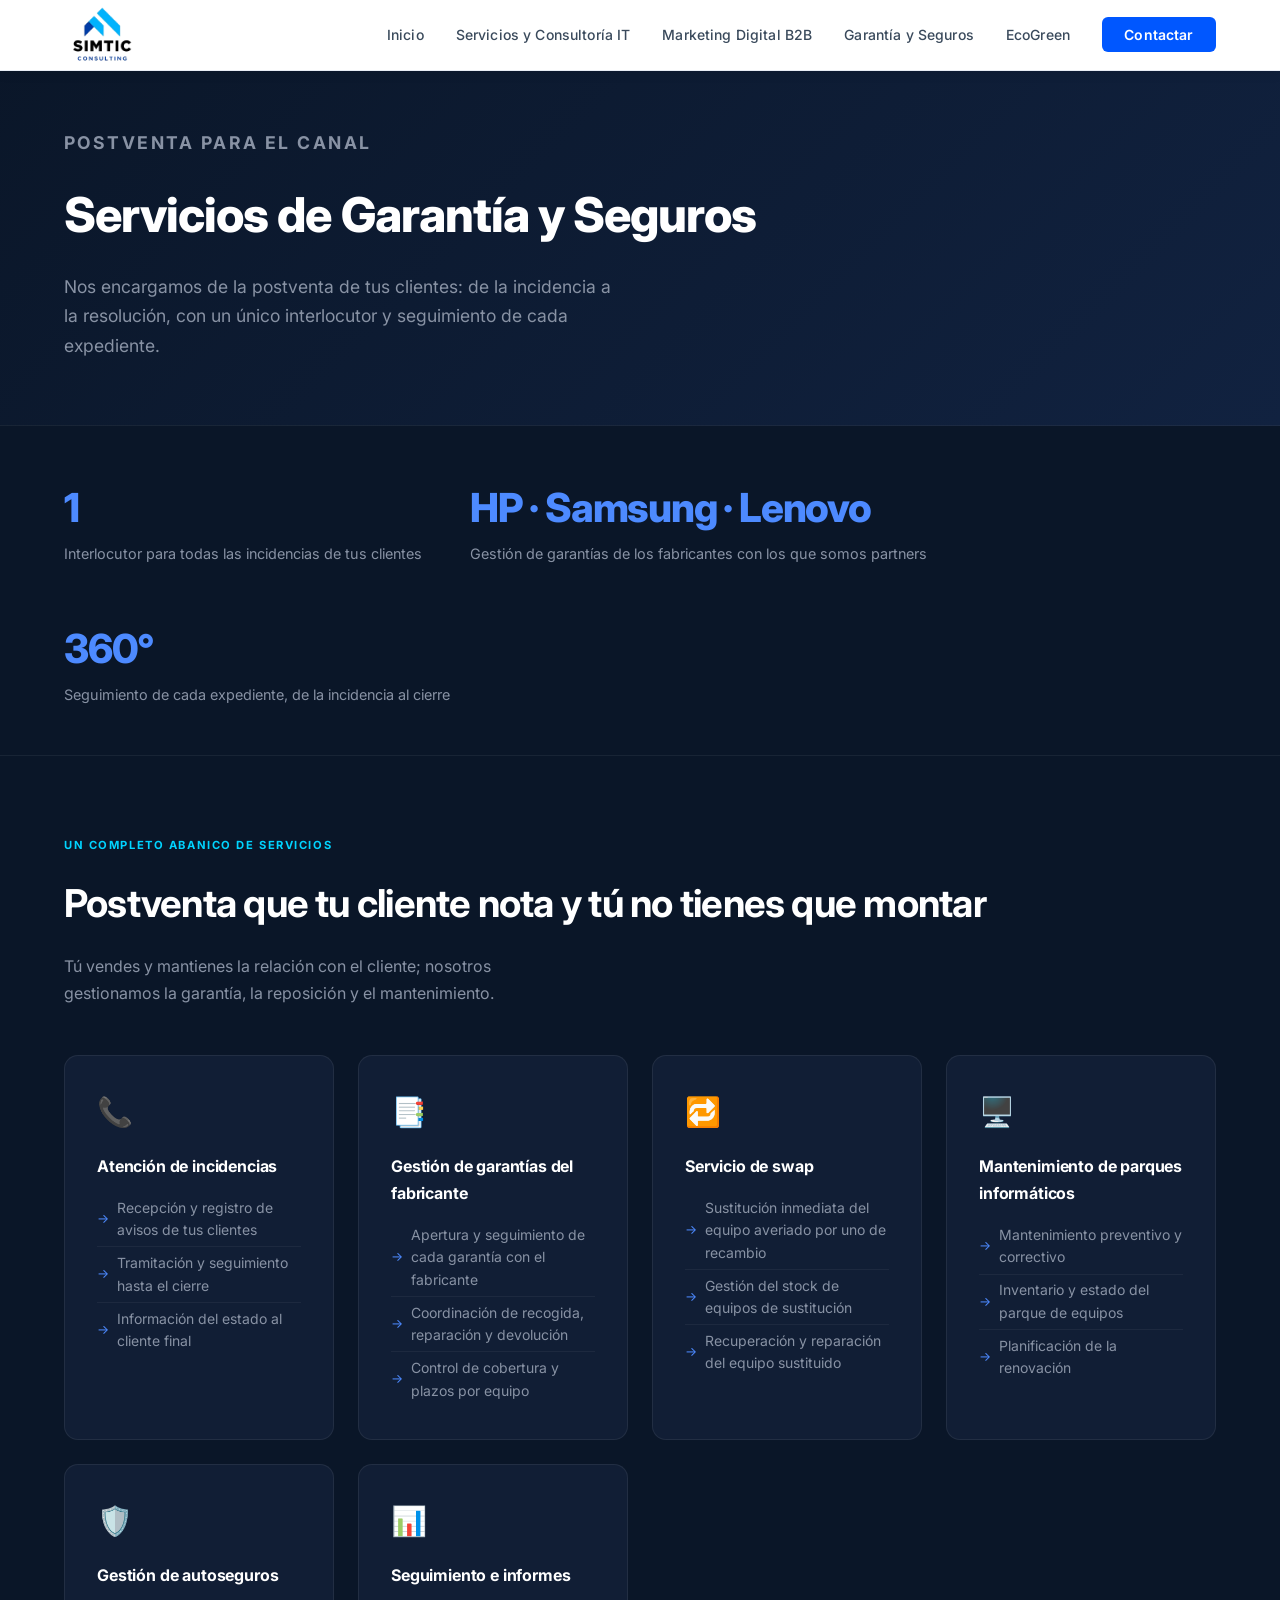
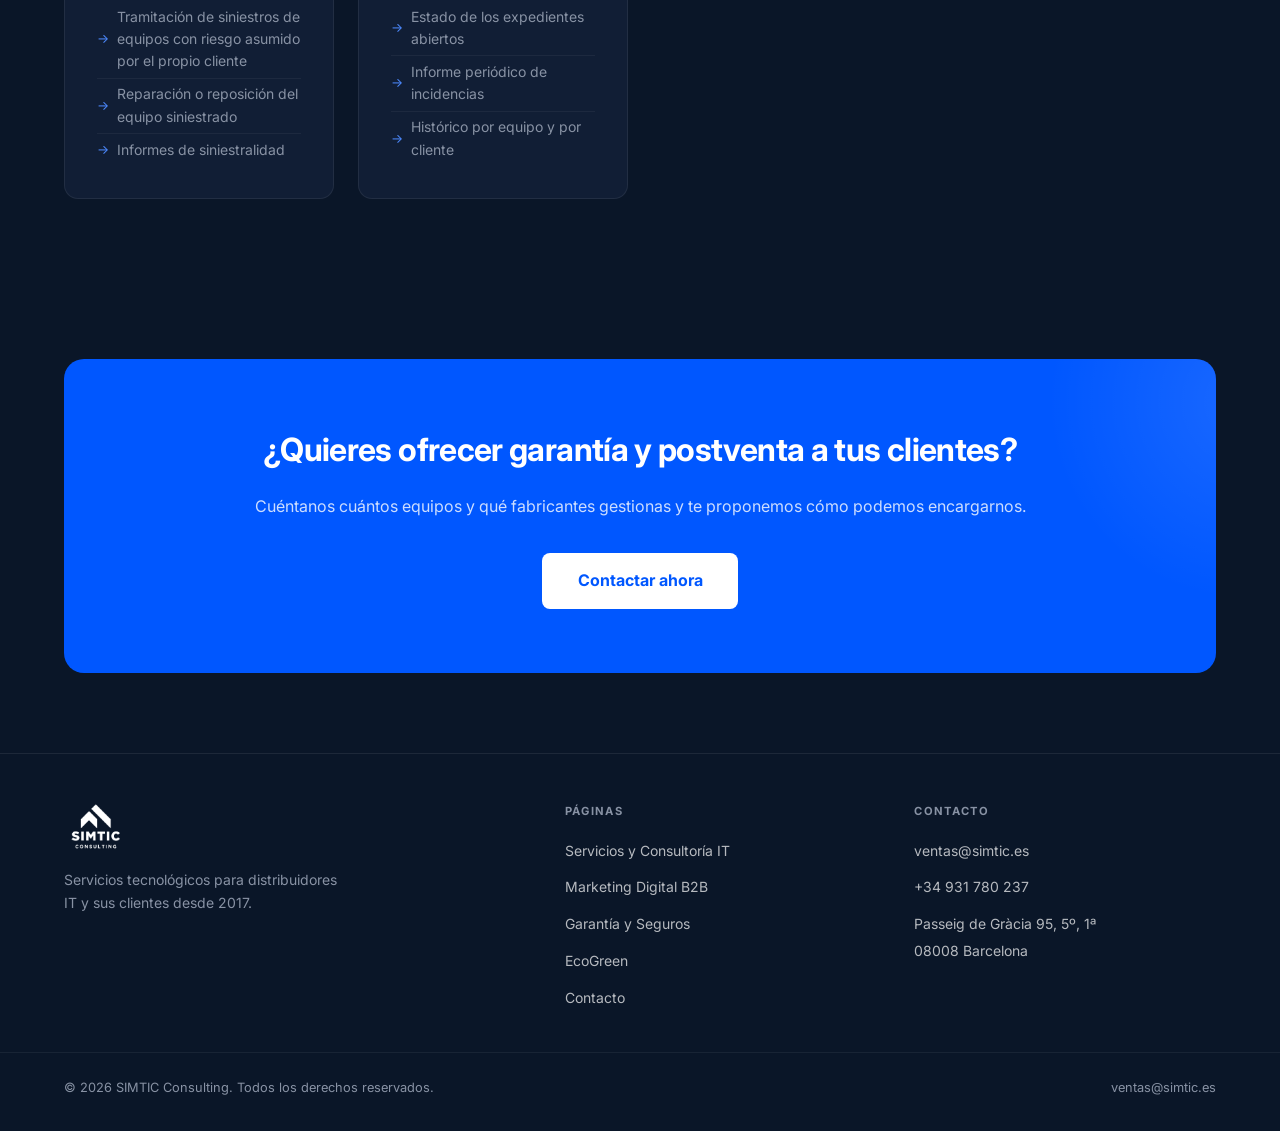
<file: garantia-seguros/index.html>
<!DOCTYPE html>
<html lang="es">
<head>
  <meta charset="UTF-8" />
  <meta name="viewport" content="width=device-width, initial-scale=1.0" />
  <title>Servicios de Garantía y Seguros – SIMTIC Consulting</title>
  <meta name="description" content="Gestión de garantías del fabricante, atención de incidencias, servicio de swap, mantenimiento de parques informáticos y autoseguros para distribuidores IT." />
  <link rel="icon" href="/images/logo.png" />
  <link href="https://fonts.googleapis.com/css2?family=Inter:wght@300;400;500;600;700;800&display=swap" rel="stylesheet" />
  <link rel="stylesheet" href="/style.css" />
</head>
<body>

<!-- NAV -->
<nav>
  <a href="/" class="nav-logo">
    <img src="/images/logo.png" alt="SIMTIC Consulting" />
  </a>
  <button class="nav-toggle" aria-label="Abrir menú" onclick="this.classList.toggle('active'); document.querySelector('.nav-links').classList.toggle('open')">
    <span></span><span></span><span></span>
  </button>
  <ul class="nav-links">
    <li><a href="/" onclick="closeMenu()">Inicio</a></li>
    <li><a href="/servicios" onclick="closeMenu()">Servicios y Consultoría IT</a></li>
    <li><a href="/marketing-digital" onclick="closeMenu()">Marketing Digital B2B</a></li>
    <li><a href="/garantia-seguros" onclick="closeMenu()">Garantía y Seguros</a></li>
    <li><a href="/ecogreen" onclick="closeMenu()">EcoGreen</a></li>
    <li><a href="/contacto" class="nav-cta" onclick="closeMenu()">Contactar</a></li>
  </ul>
</nav>

<!-- PAGE HERO -->
<div class="page-hero">
  <p class="section-label">Postventa para el canal</p>
  <h1>Servicios de Garantía y Seguros</h1>
  <p>Nos encargamos de la postventa de tus clientes: de la incidencia a la resolución, con un único interlocutor y seguimiento de cada expediente.</p>
</div>

<!-- STATS -->
<div class="stats">
  <div class="stat"><h3>1</h3><p>Interlocutor para todas las incidencias de tus clientes</p></div>
  <div class="stat"><h3>HP · Samsung · Lenovo</h3><p>Gestión de garantías de los fabricantes con los que somos partners</p></div>
  <div class="stat"><h3>360°</h3><p>Seguimiento de cada expediente, de la incidencia al cierre</p></div>
</div>

<!-- SERVICIOS -->
<section class="section">
  <p class="section-label">Un completo abanico de servicios</p>
  <h2 class="section-title">Postventa que tu cliente nota y tú no tienes que montar</h2>
  <p class="section-subtitle">Tú vendes y mantienes la relación con el cliente; nosotros gestionamos la garantía, la reposición y el mantenimiento.</p>
  <div class="services-grid">
    <div class="service-card">
      <div class="service-icon">📞</div>
      <h3>Atención de incidencias</h3>
      <ul>
        <li>Recepción y registro de avisos de tus clientes</li>
        <li>Tramitación y seguimiento hasta el cierre</li>
        <li>Información del estado al cliente final</li>
      </ul>
    </div>
    <div class="service-card">
      <div class="service-icon">📑</div>
      <h3>Gestión de garantías del fabricante</h3>
      <ul>
        <li>Apertura y seguimiento de cada garantía con el fabricante</li>
        <li>Coordinación de recogida, reparación y devolución</li>
        <li>Control de cobertura y plazos por equipo</li>
      </ul>
    </div>
    <div class="service-card">
      <div class="service-icon">🔁</div>
      <h3>Servicio de swap</h3>
      <ul>
        <li>Sustitución inmediata del equipo averiado por uno de recambio</li>
        <li>Gestión del stock de equipos de sustitución</li>
        <li>Recuperación y reparación del equipo sustituido</li>
      </ul>
    </div>
    <div class="service-card">
      <div class="service-icon">🖥️</div>
      <h3>Mantenimiento de parques informáticos</h3>
      <ul>
        <li>Mantenimiento preventivo y correctivo</li>
        <li>Inventario y estado del parque de equipos</li>
        <li>Planificación de la renovación</li>
      </ul>
    </div>
    <div class="service-card">
      <div class="service-icon">🛡️</div>
      <h3>Gestión de autoseguros</h3>
      <ul>
        <li>Tramitación de siniestros de equipos con riesgo asumido por el propio cliente</li>
        <li>Reparación o reposición del equipo siniestrado</li>
        <li>Informes de siniestralidad</li>
      </ul>
    </div>
    <div class="service-card">
      <div class="service-icon">📊</div>
      <h3>Seguimiento e informes</h3>
      <ul>
        <li>Estado de los expedientes abiertos</li>
        <li>Informe periódico de incidencias</li>
        <li>Histórico por equipo y por cliente</li>
      </ul>
    </div>
  </div>
</section>

<!-- CTA FINAL -->
<div class="cta-section">
  <h2>¿Quieres ofrecer garantía y postventa a tus clientes?</h2>
  <p>Cuéntanos cuántos equipos y qué fabricantes gestionas y te proponemos cómo podemos encargarnos.</p>
  <a href="/contacto?servicio=garantia-seguros" class="btn-white">Contactar ahora</a>
</div>

<!-- FOOTER -->
<footer>
  <div class="footer-brand">
    <img src="/images/logo.png" alt="SIMTIC" style="height:50px;margin-bottom:1rem;display:block;filter:brightness(0) invert(1);"/>
    <p>Servicios tecnológicos para distribuidores IT y sus clientes desde 2017.</p>
  </div>
  <div class="footer-col">
    <h4>Páginas</h4>
    <ul>
      <li><a href="/servicios">Servicios y Consultoría IT</a></li>
      <li><a href="/marketing-digital">Marketing Digital B2B</a></li>
      <li><a href="/garantia-seguros">Garantía y Seguros</a></li>
      <li><a href="/ecogreen">EcoGreen</a></li>
      <li><a href="/contacto">Contacto</a></li>
    </ul>
  </div>
  <div class="footer-col">
    <h4>Contacto</h4>
    <ul>
      <li><a href="mailto:ventas@simtic.es">ventas@simtic.es</a></li>
      <li><a href="tel:+34931780237">+34 931 780 237</a></li>
      <li><a href="#">Passeig de Gràcia 95, 5º, 1ª<br/>08008 Barcelona</a></li>
    </ul>
  </div>
</footer>
<div class="footer-bottom">
  <span>© 2026 SIMTIC Consulting. Todos los derechos reservados.</span>
  <span>ventas@simtic.es</span>
</div>

<script>
  function closeMenu() {
    document.querySelector('.nav-links').classList.remove('open');
    document.querySelector('.nav-toggle').classList.remove('active');
  }
</script>
</body>
</html>
</file>
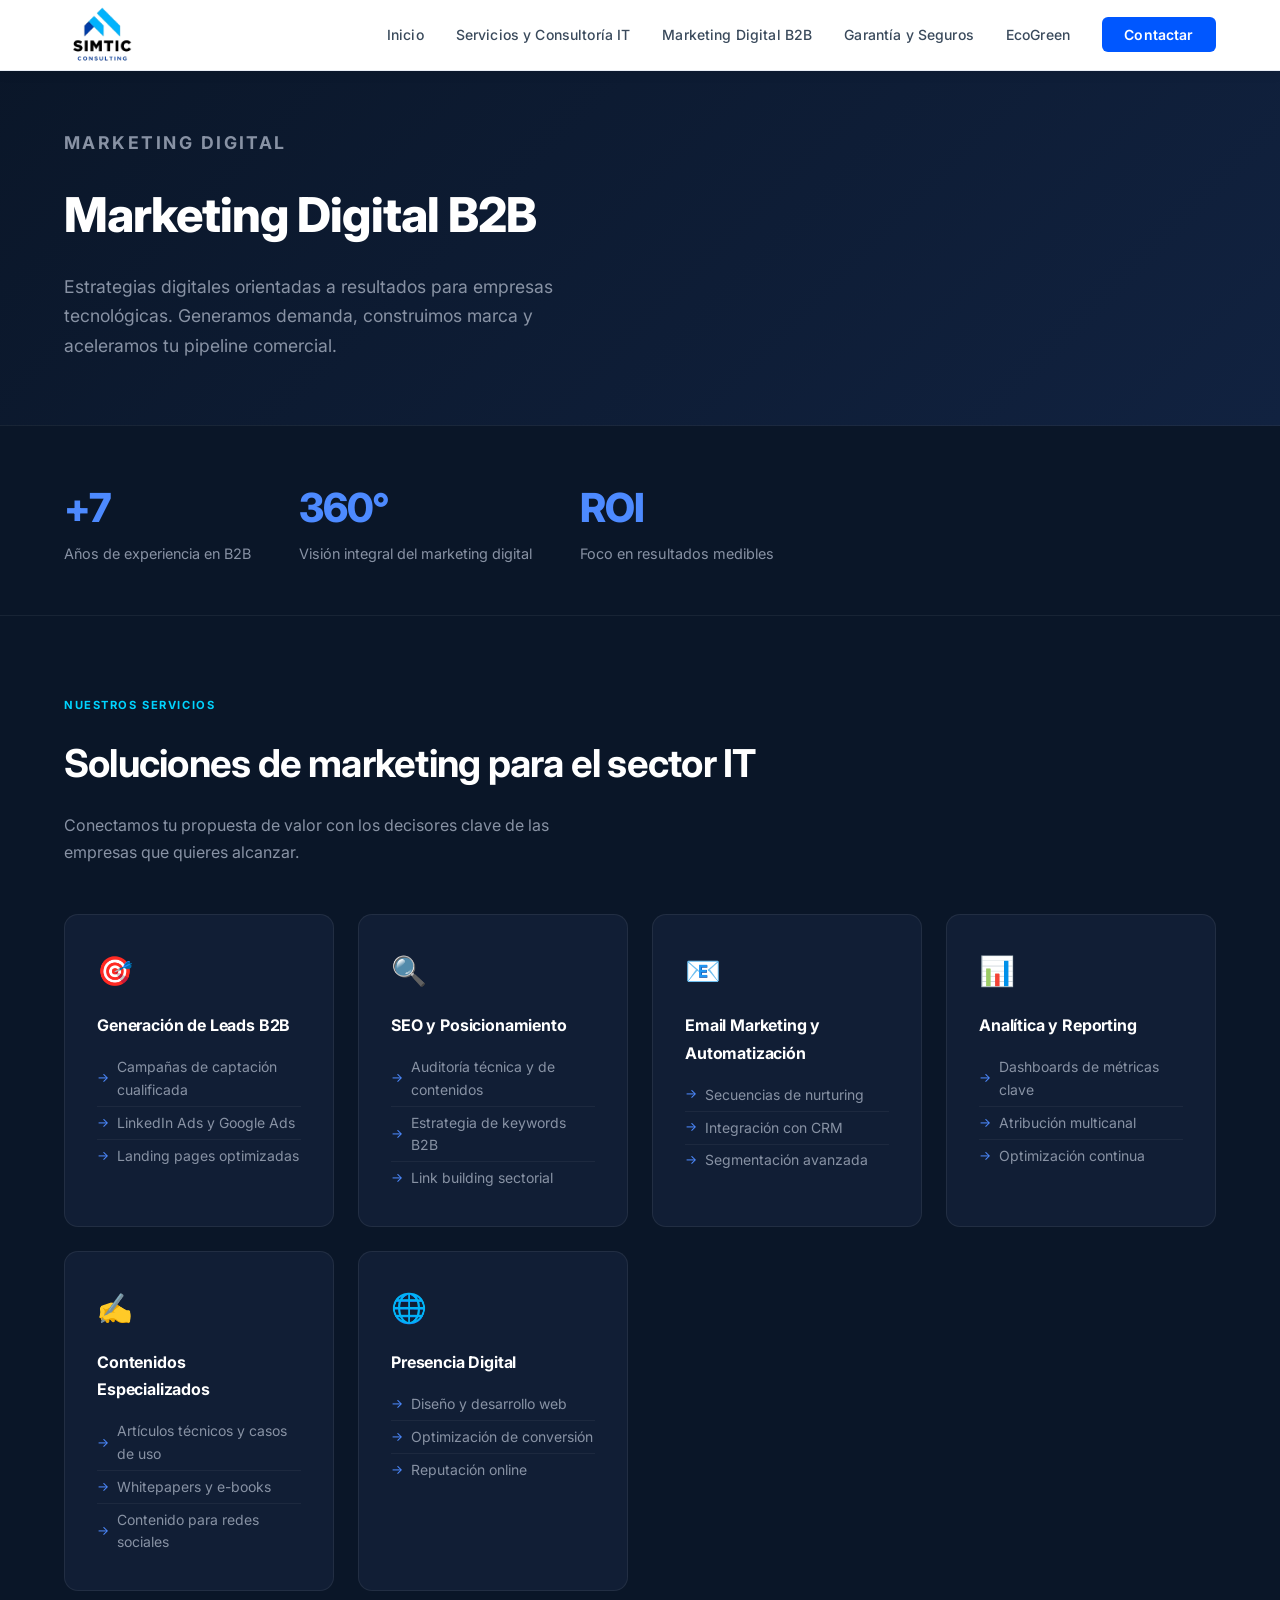
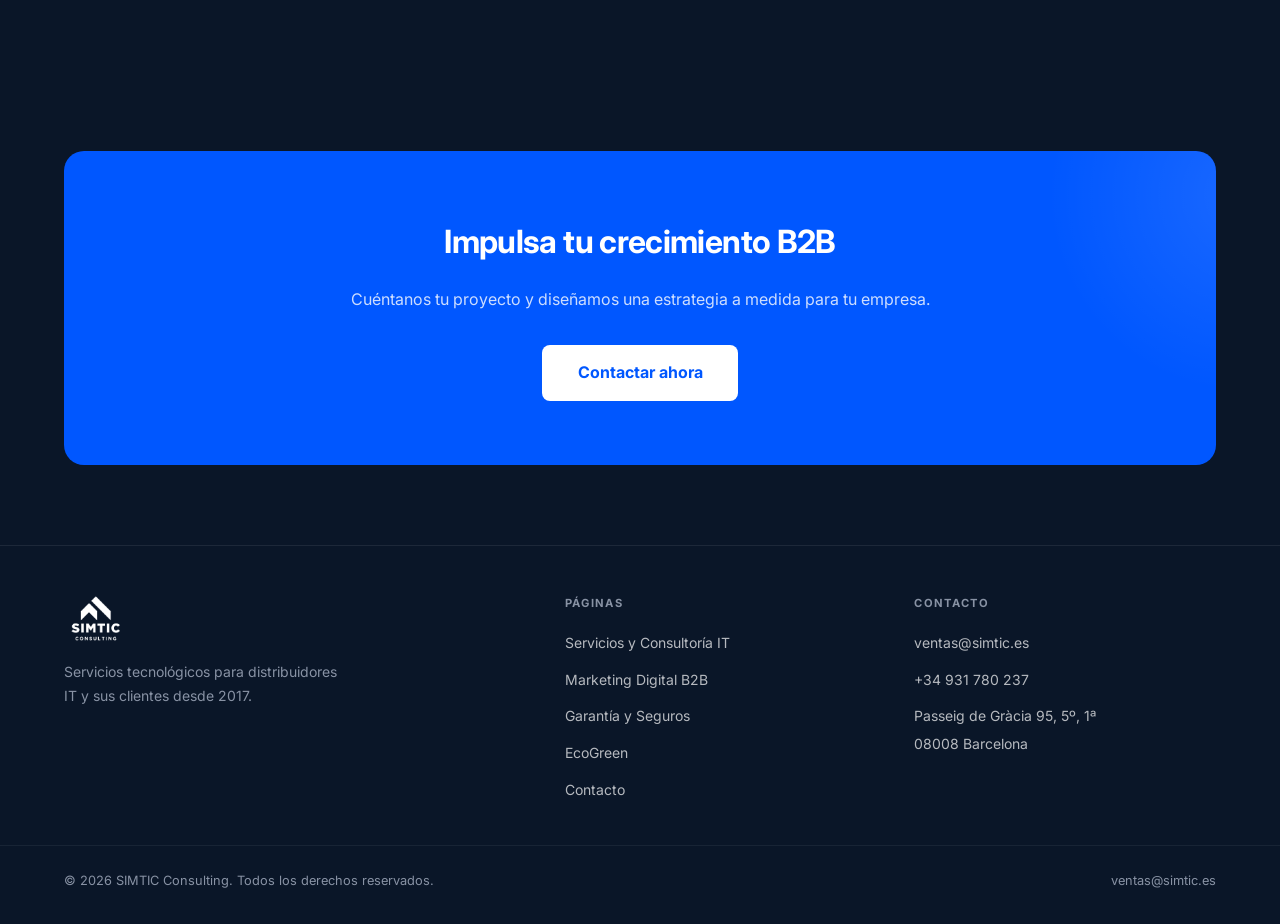
<file: marketing-digital/index.html>
<!DOCTYPE html>
<html lang="es">
<head>
  <meta charset="UTF-8" />
  <meta name="viewport" content="width=device-width, initial-scale=1.0" />
  <title>Marketing Digital B2B – SIMTIC Consulting</title>
  <meta name="description" content="Estrategias de marketing digital B2B para empresas tecnológicas. Generación de leads, posicionamiento y crecimiento digital." />
  <link rel="icon" href="/images/logo.png" />
  <link href="https://fonts.googleapis.com/css2?family=Inter:wght@300;400;500;600;700;800&display=swap" rel="stylesheet" />
  <link rel="stylesheet" href="/style.css" />
</head>
<body>

<!-- NAV -->
<nav>
  <a href="/" class="nav-logo">
    <img src="/images/logo.png" alt="SIMTIC Consulting" />
  </a>
  <button class="nav-toggle" aria-label="Abrir menú" onclick="this.classList.toggle('active'); document.querySelector('.nav-links').classList.toggle('open')">
    <span></span><span></span><span></span>
  </button>
  <ul class="nav-links">
    <li><a href="/" onclick="closeMenu()">Inicio</a></li>
    <li><a href="/servicios" onclick="closeMenu()">Servicios y Consultoría IT</a></li>
    <li><a href="/marketing-digital" onclick="closeMenu()">Marketing Digital B2B</a></li>
    <li><a href="/garantia-seguros" onclick="closeMenu()">Garantía y Seguros</a></li>
    <li><a href="/ecogreen" onclick="closeMenu()">EcoGreen</a></li>
    <li><a href="/contacto" class="nav-cta" onclick="closeMenu()">Contactar</a></li>
  </ul>
</nav>

<!-- PAGE HERO -->
<div class="page-hero">
  <p class="section-label">Marketing Digital</p>
  <h1>Marketing Digital B2B</h1>
  <p>Estrategias digitales orientadas a resultados para empresas tecnológicas. Generamos demanda, construimos marca y aceleramos tu pipeline comercial.</p>
</div>

<!-- STATS -->
<div class="stats">
  <div class="stat"><h3>+7</h3><p>Años de experiencia en B2B</p></div>
  <div class="stat"><h3>360°</h3><p>Visión integral del marketing digital</p></div>
  <div class="stat"><h3>ROI</h3><p>Foco en resultados medibles</p></div>
</div>

<!-- SERVICIOS -->
<section class="section">
  <p class="section-label">Nuestros Servicios</p>
  <h2 class="section-title">Soluciones de marketing para el sector IT</h2>
  <p class="section-subtitle">Conectamos tu propuesta de valor con los decisores clave de las empresas que quieres alcanzar.</p>
  <div class="services-grid">
    <div class="service-card">
      <div class="service-icon">🎯</div>
      <h3>Generación de Leads B2B</h3>
      <ul>
        <li>Campañas de captación cualificada</li>
        <li>LinkedIn Ads y Google Ads</li>
        <li>Landing pages optimizadas</li>
      </ul>
    </div>
    <div class="service-card">
      <div class="service-icon">🔍</div>
      <h3>SEO y Posicionamiento</h3>
      <ul>
        <li>Auditoría técnica y de contenidos</li>
        <li>Estrategia de keywords B2B</li>
        <li>Link building sectorial</li>
      </ul>
    </div>
    <div class="service-card">
      <div class="service-icon">📧</div>
      <h3>Email Marketing y Automatización</h3>
      <ul>
        <li>Secuencias de nurturing</li>
        <li>Integración con CRM</li>
        <li>Segmentación avanzada</li>
      </ul>
    </div>
    <div class="service-card">
      <div class="service-icon">📊</div>
      <h3>Analítica y Reporting</h3>
      <ul>
        <li>Dashboards de métricas clave</li>
        <li>Atribución multicanal</li>
        <li>Optimización continua</li>
      </ul>
    </div>
    <div class="service-card">
      <div class="service-icon">✍️</div>
      <h3>Contenidos Especializados</h3>
      <ul>
        <li>Artículos técnicos y casos de uso</li>
        <li>Whitepapers y e-books</li>
        <li>Contenido para redes sociales</li>
      </ul>
    </div>
    <div class="service-card">
      <div class="service-icon">🌐</div>
      <h3>Presencia Digital</h3>
      <ul>
        <li>Diseño y desarrollo web</li>
        <li>Optimización de conversión</li>
        <li>Reputación online</li>
      </ul>
    </div>
  </div>
</section>

<!-- CTA FINAL -->
<div class="cta-section">
  <h2>Impulsa tu crecimiento B2B</h2>
  <p>Cuéntanos tu proyecto y diseñamos una estrategia a medida para tu empresa.</p>
  <a href="/contacto" class="btn-white">Contactar ahora</a>
</div>

<!-- FOOTER -->
<footer>
  <div class="footer-brand">
    <img src="/images/logo.png" alt="SIMTIC" style="height:50px;margin-bottom:1rem;display:block;filter:brightness(0) invert(1);"/>
    <p>Servicios tecnológicos para distribuidores IT y sus clientes desde 2017.</p>
  </div>
  <div class="footer-col">
    <h4>Páginas</h4>
    <ul>
      <li><a href="/servicios">Servicios y Consultoría IT</a></li>
      <li><a href="/marketing-digital">Marketing Digital B2B</a></li>
      <li><a href="/garantia-seguros">Garantía y Seguros</a></li>
      <li><a href="/ecogreen">EcoGreen</a></li>
      <li><a href="/contacto">Contacto</a></li>
    </ul>
  </div>
  <div class="footer-col">
    <h4>Contacto</h4>
    <ul>
      <li><a href="mailto:ventas@simtic.es">ventas@simtic.es</a></li>
      <li><a href="tel:+34931780237">+34 931 780 237</a></li>
      <li><a href="#">Passeig de Gràcia 95, 5º, 1ª<br/>08008 Barcelona</a></li>
    </ul>
  </div>
</footer>
<div class="footer-bottom">
  <span>© 2026 SIMTIC Consulting. Todos los derechos reservados.</span>
  <span>ventas@simtic.es</span>
</div>

<script>
  function closeMenu() {
    document.querySelector('.nav-links').classList.remove('open');
    document.querySelector('.nav-toggle').classList.remove('active');
  }
</script>
</body>
</html>
</file>
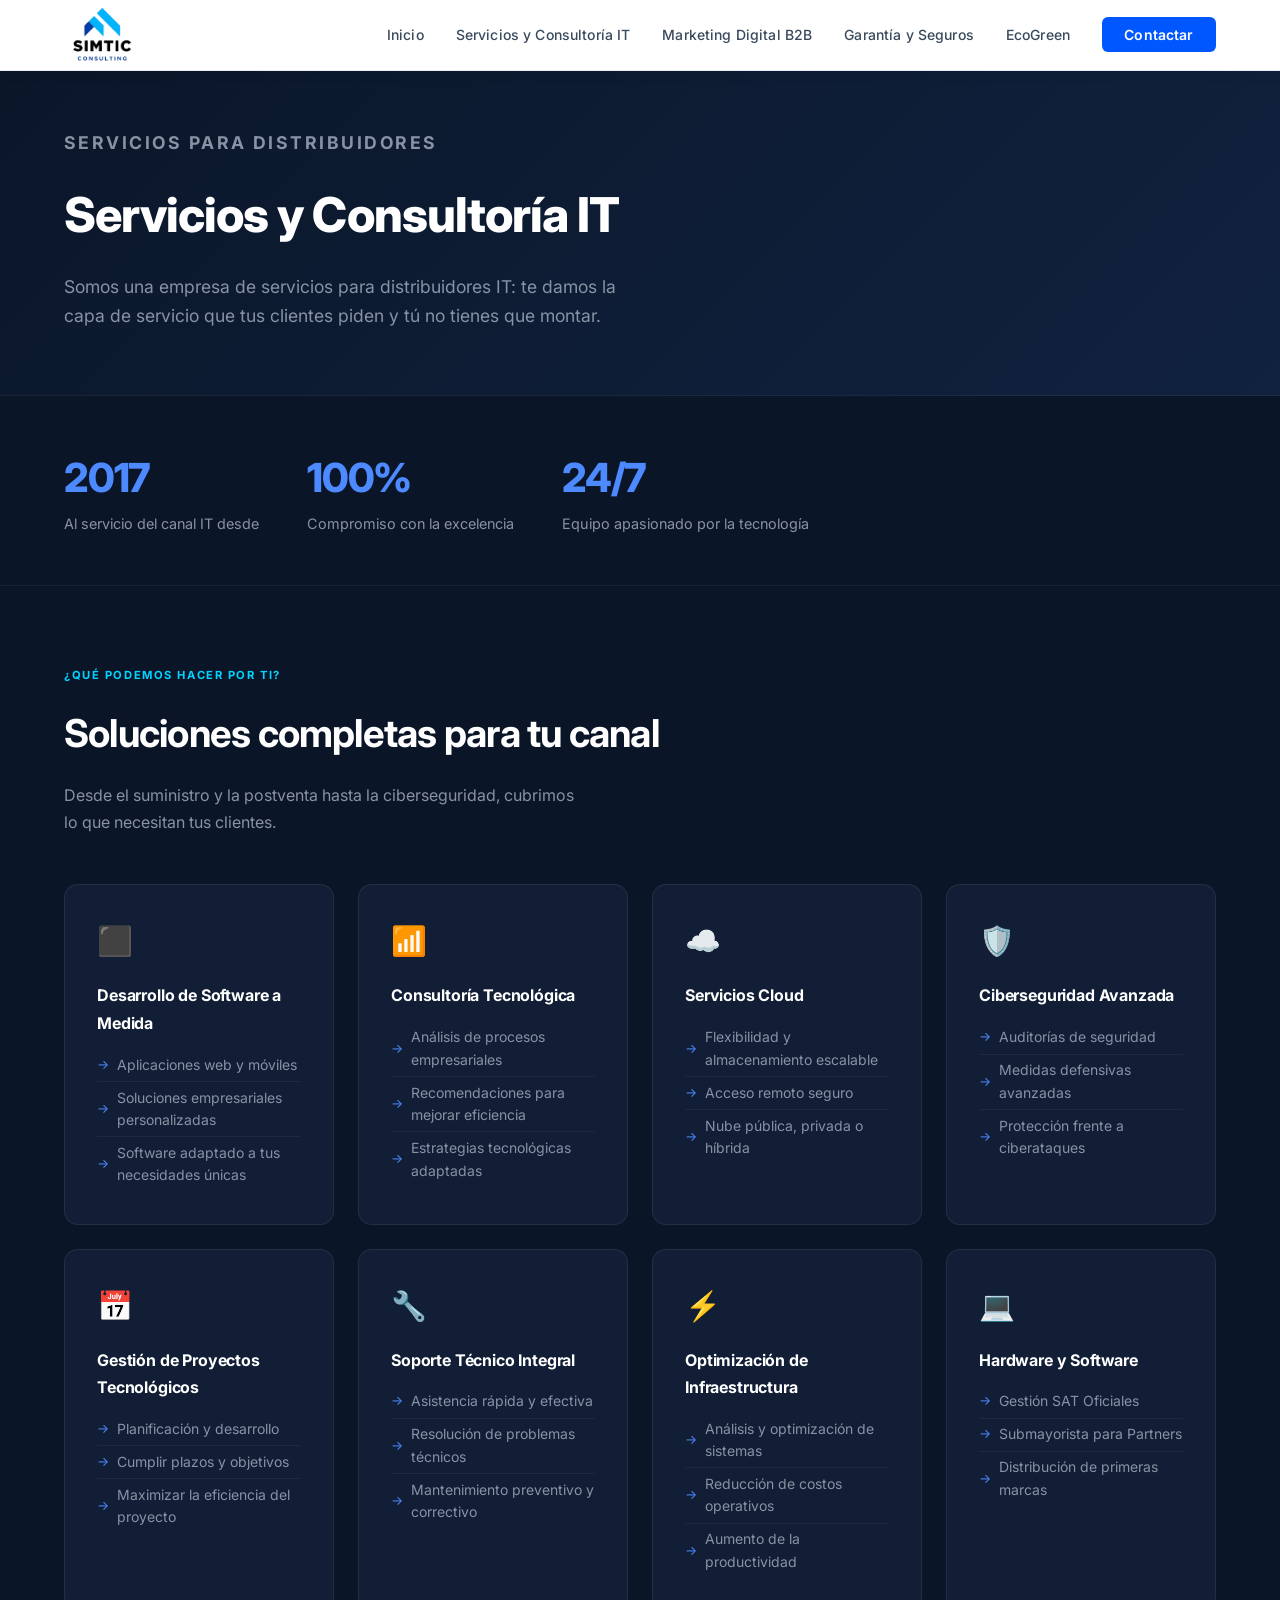
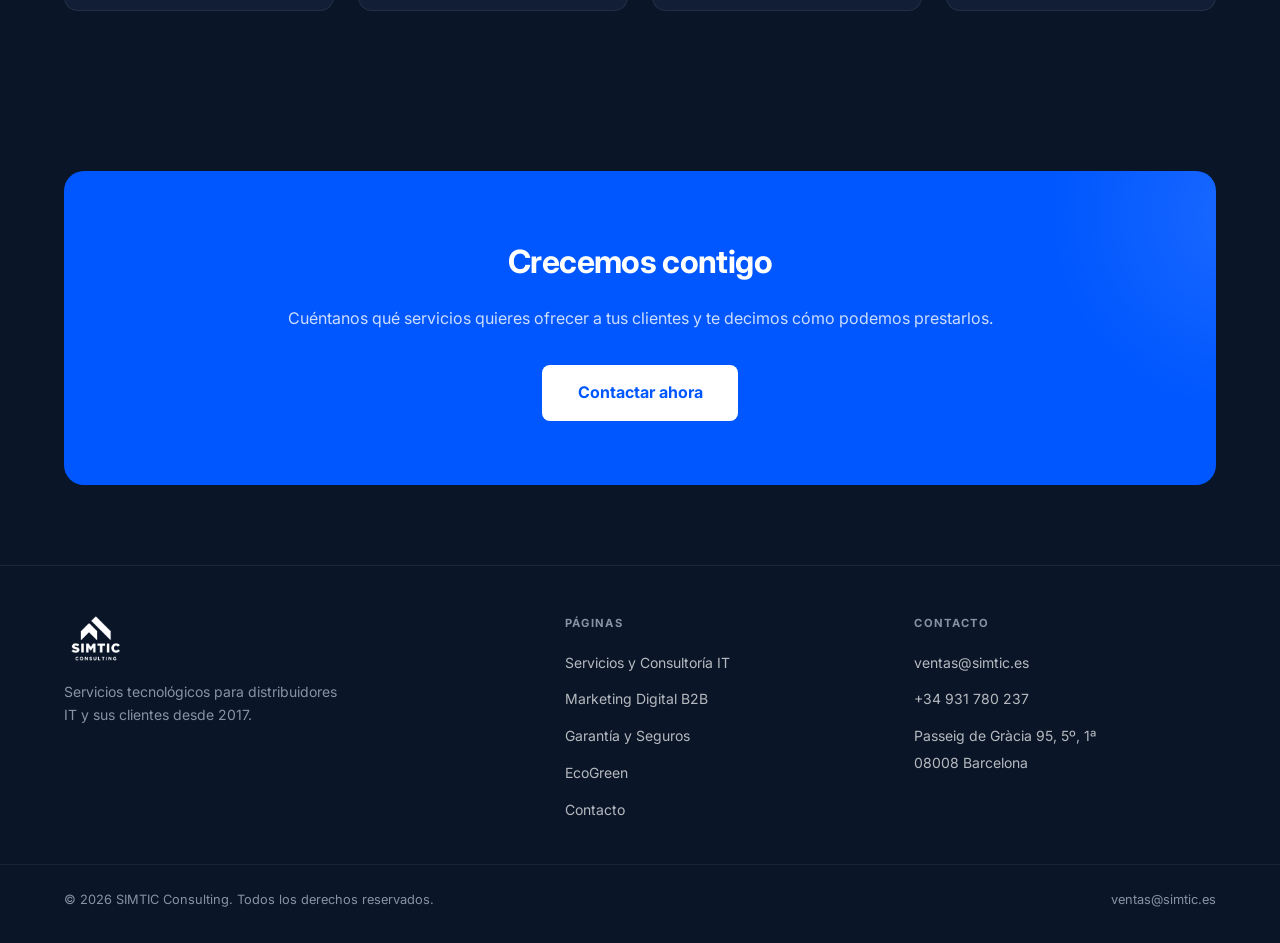
<file: servicios/index.html>
<!DOCTYPE html>
<html lang="es">
<head>
  <meta charset="UTF-8" />
  <meta name="viewport" content="width=device-width, initial-scale=1.0" />
  <title>Servicios y Consultoría IT – SIMTIC Consulting</title>
  <meta name="description" content="Servicios IT para pymes: ciberseguridad, cloud, hardware, software y consultoría tecnológica." />
  <link rel="icon" href="/images/logo.png" />
  <link href="https://fonts.googleapis.com/css2?family=Inter:wght@300;400;500;600;700;800&display=swap" rel="stylesheet" />
  <link rel="stylesheet" href="/style.css" />
</head>
<body>

<!-- NAV -->
<nav>
  <a href="/" class="nav-logo">
    <img src="/images/logo.png" alt="SIMTIC Consulting" />
  </a>
  <button class="nav-toggle" aria-label="Abrir menú" onclick="this.classList.toggle('active'); document.querySelector('.nav-links').classList.toggle('open')">
    <span></span><span></span><span></span>
  </button>
  <ul class="nav-links">
    <li><a href="/" onclick="closeMenu()">Inicio</a></li>
    <li><a href="/servicios" onclick="closeMenu()">Servicios y Consultoría IT</a></li>
    <li><a href="/marketing-digital" onclick="closeMenu()">Marketing Digital B2B</a></li>
    <li><a href="/garantia-seguros" onclick="closeMenu()">Garantía y Seguros</a></li>
    <li><a href="/ecogreen" onclick="closeMenu()">EcoGreen</a></li>
    <li><a href="/contacto" class="nav-cta" onclick="closeMenu()">Contactar</a></li>
  </ul>
</nav>

<!-- PAGE HERO -->
<div class="page-hero">
  <p class="section-label">Servicios para distribuidores</p>
  <h1>Servicios y Consultoría IT</h1>
  <p>Somos una empresa de servicios para distribuidores IT: te damos la capa de servicio que tus clientes piden y tú no tienes que montar.</p>
</div>

<!-- STATS -->
<div class="stats">
  <div class="stat"><h3>2017</h3><p>Al servicio del canal IT desde</p></div>
  <div class="stat"><h3>100%</h3><p>Compromiso con la excelencia</p></div>
  <div class="stat"><h3>24/7</h3><p>Equipo apasionado por la tecnología</p></div>
</div>

<!-- SERVICIOS -->
<section class="section">
  <p class="section-label">¿Qué podemos hacer por ti?</p>
  <h2 class="section-title">Soluciones completas para tu canal</h2>
  <p class="section-subtitle">Desde el suministro y la postventa hasta la ciberseguridad, cubrimos lo que necesitan tus clientes.</p>
  <div class="services-grid">
    <div class="service-card">
      <div class="service-icon">⬛</div>
      <h3>Desarrollo de Software a Medida</h3>
      <ul>
        <li>Aplicaciones web y móviles</li>
        <li>Soluciones empresariales personalizadas</li>
        <li>Software adaptado a tus necesidades únicas</li>
      </ul>
    </div>
    <div class="service-card">
      <div class="service-icon">📶</div>
      <h3>Consultoría Tecnológica</h3>
      <ul>
        <li>Análisis de procesos empresariales</li>
        <li>Recomendaciones para mejorar eficiencia</li>
        <li>Estrategias tecnológicas adaptadas</li>
      </ul>
    </div>
    <div class="service-card">
      <div class="service-icon">☁️</div>
      <h3>Servicios Cloud</h3>
      <ul>
        <li>Flexibilidad y almacenamiento escalable</li>
        <li>Acceso remoto seguro</li>
        <li>Nube pública, privada o híbrida</li>
      </ul>
    </div>
    <div class="service-card">
      <div class="service-icon">🛡️</div>
      <h3>Ciberseguridad Avanzada</h3>
      <ul>
        <li>Auditorías de seguridad</li>
        <li>Medidas defensivas avanzadas</li>
        <li>Protección frente a ciberataques</li>
      </ul>
    </div>
    <div class="service-card">
      <div class="service-icon">📅</div>
      <h3>Gestión de Proyectos Tecnológicos</h3>
      <ul>
        <li>Planificación y desarrollo</li>
        <li>Cumplir plazos y objetivos</li>
        <li>Maximizar la eficiencia del proyecto</li>
      </ul>
    </div>
    <div class="service-card">
      <div class="service-icon">🔧</div>
      <h3>Soporte Técnico Integral</h3>
      <ul>
        <li>Asistencia rápida y efectiva</li>
        <li>Resolución de problemas técnicos</li>
        <li>Mantenimiento preventivo y correctivo</li>
      </ul>
    </div>
    <div class="service-card">
      <div class="service-icon">⚡</div>
      <h3>Optimización de Infraestructura</h3>
      <ul>
        <li>Análisis y optimización de sistemas</li>
        <li>Reducción de costos operativos</li>
        <li>Aumento de la productividad</li>
      </ul>
    </div>
    <div class="service-card">
      <div class="service-icon">💻</div>
      <h3>Hardware y Software</h3>
      <ul>
        <li>Gestión SAT Oficiales</li>
        <li>Submayorista para Partners</li>
        <li>Distribución de primeras marcas</li>
      </ul>
    </div>
  </div>
</section>

<!-- CTA FINAL -->
<div class="cta-section">
  <h2>Crecemos contigo</h2>
  <p>Cuéntanos qué servicios quieres ofrecer a tus clientes y te decimos cómo podemos prestarlos.</p>
  <a href="/contacto" class="btn-white">Contactar ahora</a>
</div>

<!-- FOOTER -->
<footer>
  <div class="footer-brand">
    <img src="/images/logo.png" alt="SIMTIC" style="height:50px;margin-bottom:1rem;display:block;filter:brightness(0) invert(1);"/>
    <p>Servicios tecnológicos para distribuidores IT y sus clientes desde 2017.</p>
  </div>
  <div class="footer-col">
    <h4>Páginas</h4>
    <ul>
      <li><a href="/servicios">Servicios y Consultoría IT</a></li>
      <li><a href="/marketing-digital">Marketing Digital B2B</a></li>
      <li><a href="/garantia-seguros">Garantía y Seguros</a></li>
      <li><a href="/ecogreen">EcoGreen</a></li>
      <li><a href="/contacto">Contacto</a></li>
    </ul>
  </div>
  <div class="footer-col">
    <h4>Contacto</h4>
    <ul>
      <li><a href="mailto:ventas@simtic.es">ventas@simtic.es</a></li>
      <li><a href="tel:+34931780237">+34 931 780 237</a></li>
      <li><a href="#">Passeig de Gràcia 95, 5º, 1ª<br/>08008 Barcelona</a></li>
    </ul>
  </div>
</footer>
<div class="footer-bottom">
  <span>© 2026 SIMTIC Consulting. Todos los derechos reservados.</span>
  <span>ventas@simtic.es</span>
</div>

<script>
  function closeMenu() {
    document.querySelector('.nav-links').classList.remove('open');
    document.querySelector('.nav-toggle').classList.remove('active');
  }
</script>

</body>
</html>
</file>
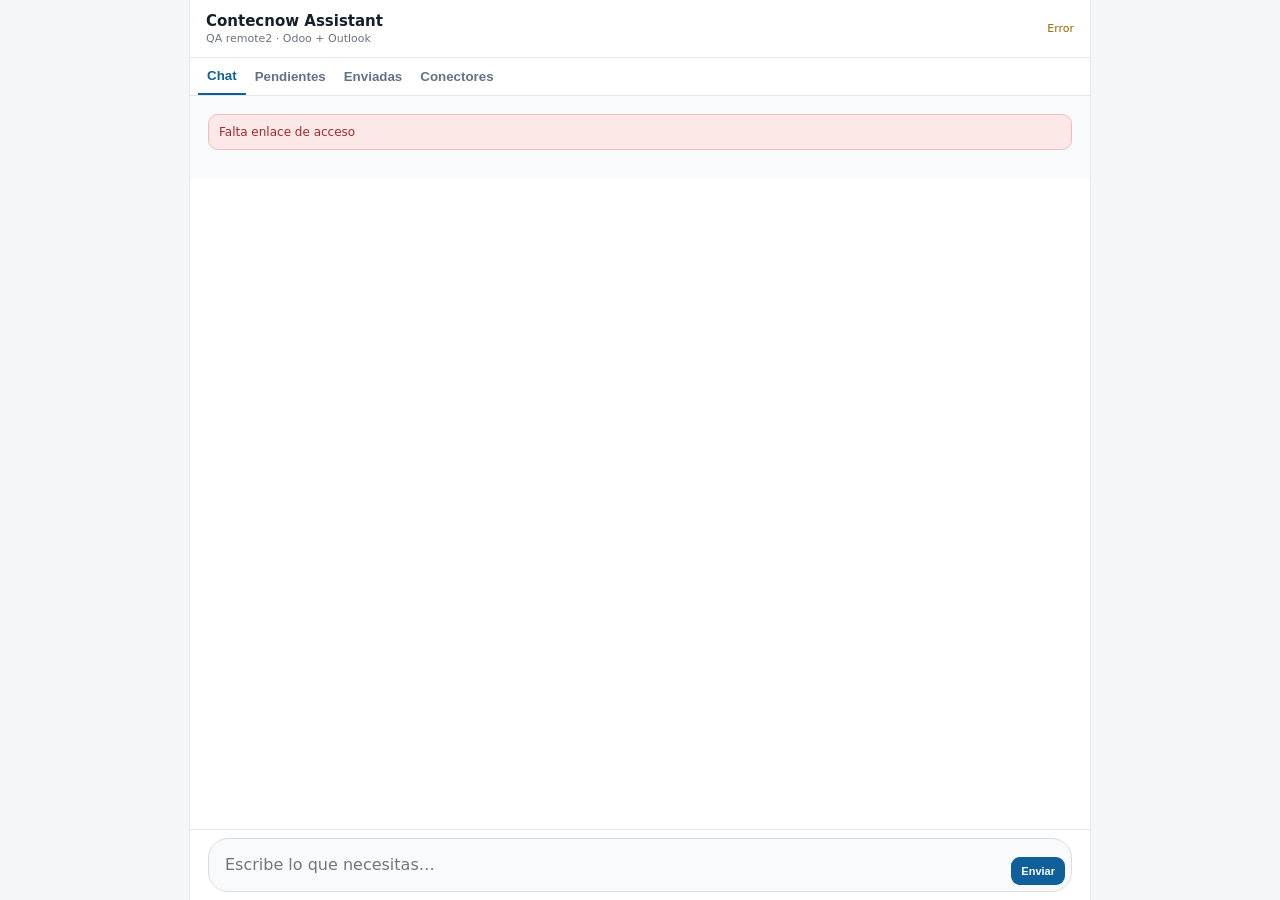
<file: qa/contecnow/index.html>
<!doctype html>
<html lang="es"><head>
<meta charset="utf-8"><meta name="viewport" content="width=device-width,initial-scale=1,viewport-fit=cover"><meta name="theme-color" content="#ffffff"><meta name="robots" content="noindex,nofollow"><title>Contecnow Assistant QA</title>
<style>
*{box-sizing:border-box}html,body{height:100%}body{margin:0;font-family:system-ui,-apple-system,BlinkMacSystemFont,"Segoe UI",sans-serif;background:#f4f6f8;color:#17202a}.app{min-height:100dvh;max-width:900px;margin:0 auto;background:#fff;display:grid;grid-template-rows:auto auto 1fr auto}.top{display:flex;justify-content:space-between;align-items:center;padding:calc(env(safe-area-inset-top) + 12px) 16px 12px;border-bottom:1px solid #e5e7eb}.brand strong{display:block;font-size:15px}.brand small{display:block;color:#6b7280;font-size:11px;margin-top:2px}.status{font-size:11px;color:#9a6700}.status.ok{color:#137a4f}.tabs{display:flex;border-bottom:1px solid #e5e7eb;padding:0 8px;overflow:auto}.tabs button{border:0;background:transparent;padding:10px 9px;color:#667085;font-weight:600;white-space:nowrap}.tabs button.active{color:#0f5f9a;border-bottom:2px solid #0f5f9a}.view{display:none;min-height:0;overflow:auto;padding:14px;background:#f8fafb}.view.active{display:block}.messages{display:flex;flex-direction:column;gap:9px}.msg{max-width:88%;padding:10px 12px;border-radius:14px;background:#fff;border:1px solid #e3e7eb;line-height:1.4;font-size:14px}.msg.user{margin-left:auto;background:#0f5f9a;color:#fff;border-color:#0f5f9a}.card{background:#fff;border:1px solid #e1e6eb;border-radius:12px;padding:12px;margin-bottom:10px}.card h3{margin:0;font-size:14px}.card p{margin:6px 0 0;color:#697386;font-size:12px}.row{display:flex;gap:8px;align-items:center;flex-wrap:wrap}.pill{display:inline-block;padding:4px 7px;border-radius:999px;background:#fff0c8;color:#714900;font-size:10px;font-weight:700}.pill.ok{background:#dcf5e8;color:#176b49}.pill.err{background:#fde7e7;color:#9b2c2c}.composerWrap{padding:8px 12px calc(env(safe-area-inset-bottom) + 8px);border-top:1px solid #e5e7eb;background:#fff}.composer{display:flex;gap:8px;align-items:flex-end;background:#f8fafb;border:1px solid #d9dee5;border-radius:20px;padding:6px}.composer textarea{flex:1;resize:none;min-height:40px;max-height:130px;border:0;outline:0;background:transparent;padding:10px;font:inherit}.primary,.refresh,.sendOdoo{border:0;background:#0f5f9a;color:#fff;border-radius:9px;padding:8px 10px;font-weight:700;font-size:11px}.sendOdoo{background:#147a4f}.cancelBtn{margin-left:auto;border:1px solid #e7b7b7;background:#fff;color:#a33;border-radius:8px;padding:6px 9px;font-size:11px;font-weight:700}.error{background:#fde8e8;color:#9b2c2c;border:1px solid #f2bcbc;padding:10px;border-radius:10px;margin-bottom:10px;font-size:12px}.hidden{display:none!important}.empty{color:#7a838e;font-size:12px}.connector{display:flex;justify-content:space-between;gap:10px;padding:9px 0;border-bottom:1px solid #eef1f4}.connector:last-child{border-bottom:0}.dot{width:8px;height:8px;border-radius:50%;display:inline-block;background:#d99100;margin-right:6px}.dot.green{background:#16965f}.syncInfo{margin:0 0 10px;padding:9px 10px;border-radius:9px;background:#edf7f2;color:#176b49;font-size:12px}.timeline{margin-top:8px;padding-left:12px;border-left:2px solid #e6e9ed}.timeline div{font-size:11px;color:#697386;margin:4px 0}.sentDetail{font-size:12px;color:#4b5563;margin-top:7px}@media(min-width:700px){.app{box-shadow:0 0 0 1px #e7e9ed}.view{padding:18px}.composerWrap{padding-left:18px;padding-right:18px}}
</style></head>
<body><div class="app">
<header class="top"><div class="brand"><strong>Contecnow Assistant</strong><small>QA remote2 · Odoo + Outlook</small></div><div id="status" class="status">Conectando…</div></header>
<nav class="tabs"><button class="active" data-view="chat">Chat</button><button data-view="queue">Pendientes <span id="badge"></span></button><button data-view="sent">Enviadas <span id="sentBadge"></span></button><button data-view="connectors">Conectores</button></nav>
<main>
<section id="view-chat" class="view active"><div id="error" class="error hidden"></div><div id="messages" class="messages"></div></section>
<section id="view-queue" class="view"><div class="row" style="justify-content:space-between;margin-bottom:10px"><strong>Pendientes</strong><div class="row"><button id="sendOdoo" class="sendOdoo">Enviar a Odoo</button><button id="refresh" class="refresh">Actualizar lista</button></div></div><div id="syncInfo" class="syncInfo hidden"></div><div id="queue"></div></section>
<section id="view-sent" class="view"><div class="row" style="justify-content:space-between;margin-bottom:10px"><strong>Acciones enviadas</strong><button id="refreshSent" class="refresh">Actualizar</button></div><div id="sent"></div></section>
<section id="view-connectors" class="view"><div id="connectors" class="card"></div></section>
</main>
<footer class="composerWrap"><form id="form" class="composer"><textarea id="input" rows="1" placeholder="Escribe lo que necesitas…"></textarea><button class="primary">Enviar</button></form></footer>
</div>
<script>
const API='https://gzrcorvigobwbhjjrhku.supabase.co/functions/v1/contecnow-browser-api';
const CANCEL_API='https://gzrcorvigobwbhjjrhku.supabase.co/functions/v1/contecnow-cancel-action';
const SYNC_API='https://gzrcorvigobwbhjjrhku.supabase.co/functions/v1/contecnow-sync-command';
const STATUS_API='https://gzrcorvigobwbhjjrhku.supabase.co/functions/v1/contecnow-sync-status';
const KEY='contecnow.qa.session.v1';
let token=localStorage.getItem(KEY)||'', lastConnectors=null,lastSnapshot={commands:[],attempts:[],actions:[]};
const $=id=>document.getElementById(id);
function setStatus(text,ok=false){$('status').textContent=text;$('status').className='status'+(ok?' ok':'')}
function showError(text){$('error').textContent=text;$('error').classList.remove('hidden');setStatus('Error')}
function clearError(){$('error').classList.add('hidden')}
async function post(url,body,auth=true){const headers={'content-type':'application/json'};if(auth&&token)headers.authorization='Bearer '+token;const r=await fetch(url,{method:'POST',headers,body:JSON.stringify(body)});const b=await r.json().catch(()=>({}));if(!r.ok||b.ok===false)throw new Error(b.error||('HTTP '+r.status));return b}
async function api(action,data={}){return post(API,{action,data})}
async function bootstrap(){const p=new URLSearchParams(location.hash.slice(1));const code=p.get('bootstrap');if(code){const b=await post(API,{action:'bootstrap.exchange',data:{code,role:'app'}},false);token=b.token;localStorage.setItem(KEY,token);history.replaceState(null,'',location.pathname+'?v=remote2')}if(!token)throw new Error('Falta enlace de acceso')}
function fmt(ts){if(!ts)return null;try{return new Date(ts).toLocaleString('es-ES')}catch{return ts}}
function renderMessages(items){const box=$('messages');box.innerHTML='';if(!items?.length){box.innerHTML='<div class="empty">No hay mensajes todavía.</div>';return}for(const m of items){const d=document.createElement('div');d.className='msg '+(m.role==='user'?'user':'');d.textContent=m.content;box.appendChild(d)}box.parentElement.scrollTop=box.parentElement.scrollHeight}
async function cancelAction(a){if(!confirm('¿Cancelar "'+a.title+'"?\n\nSe quitará de Pendientes y conservaré el historial.'))return;try{await post(CANCEL_API,{actionId:a.id,reason:'Cancelada por el usuario desde Contecnow Assistant QA'});await load()}catch(e){showError(e.message)}}
function renderQueue(items){const box=$('queue');box.innerHTML='';const pending=(items||[]).filter(a=>!['HECHO','CANCELADA'].includes(a.status));$('badge').textContent=pending.length?'('+pending.length+')':'';$('sendOdoo').disabled=!pending.length;if(!pending.length){box.innerHTML='<div class="empty">No hay tareas pendientes.</div>';return}for(const a of pending){const c=document.createElement('article');c.className='card';const top=document.createElement('div');top.className='row';const h=document.createElement('h3');h.textContent=a.title;const s=document.createElement('span');s.className='pill';s.textContent=a.status;const x=document.createElement('button');x.type='button';x.className='cancelBtn';x.textContent='Cancelar';x.onclick=()=>cancelAction(a);top.append(h,s,x);const p=document.createElement('p');p.textContent=a.last_error||a.action_type;c.append(top,p);box.appendChild(c)}}
function renderConnectors(c){lastConnectors=c;const box=$('connectors');box.innerHTML='';const rows=[['Chrome/Work',!!c.chrome_work?.online,c.chrome_work?.online?'ONLINE':'Sin sesión'],['Make / Odoo',false,'Pendiente autorización'],['Outlook',false,'Disponible vía ChatGPT']];for(const [name,on,detail] of rows){const d=document.createElement('div');d.className='connector';const left=document.createElement('div');left.innerHTML='<span class="dot'+(on?' green':'')+'"></span><strong>'+name+'</strong>';const right=document.createElement('span');right.className='empty';right.textContent=detail;d.append(left,right);box.appendChild(d)}}
function deriveSent(cmd,snap){
  if(cmd.status==='PENDING') return {label:'ORDEN_ENVIADA',cls:'',detail:'Esperando que el Executor del PC recoja la orden.'};
  if(cmd.status==='CLAIMED') return {label:'RECIBIDA_PC',cls:'',detail:'El PC ha recibido la orden y está preparando la siguiente tarea.'};
  if(cmd.status==='ERROR') return {label:'ERROR',cls:'err',detail:cmd.error_text||'La orden remota falló.'};
  const aid=cmd.result_json?.actionId; if(!cmd.result_json?.claimed||!aid) return {label:'SIN_TAREA',cls:'',detail:'El PC recibió la orden, pero no encontró ninguna tarea reclamable.'};
  const a=(snap.actions||[]).find(x=>x.id===aid); if(!a) return {label:'TAREA_RECLAMADA',cls:'',detail:'El PC reclamó una tarea.'};
  if(a.status==='HECHO') return {label:'HECHO',cls:'ok',detail:a.title+(a.odoo_record_id?' · Odoo '+a.odoo_record_id:'')};
  if(a.status==='SINCRONIZANDO') return {label:a.execution_started_at?'EN_PROCESO':'RECLAMADA',cls:'',detail:a.title};
  if(a.status==='ERROR') return {label:'ERROR',cls:'err',detail:a.title+' · '+(a.last_error||'Error')};
  if(a.status==='CANCELADA') return {label:'CANCELADA',cls:'err',detail:a.title};
  return {label:a.status||'RECIBIDA_PC',cls:'',detail:a.title};
}
function renderSent(snap){lastSnapshot=snap||{commands:[],attempts:[],actions:[]};const box=$('sent');box.innerHTML='';const commands=snap.commands||[];const active=commands.filter(c=>['PENDING','CLAIMED'].includes(c.status)).length;$('sentBadge').textContent=active?'('+active+')':'';if(!commands.length){box.innerHTML='<div class="empty">Aún no has enviado órdenes a Odoo.</div>';return}for(const cmd of commands){const st=deriveSent(cmd,snap);const c=document.createElement('article');c.className='card';const top=document.createElement('div');top.className='row';const h=document.createElement('h3');h.textContent='Enviar pendientes a Odoo';const p=document.createElement('span');p.className='pill '+(st.cls||'');p.textContent=st.label;top.append(h,p);const d=document.createElement('div');d.className='sentDetail';d.textContent=st.detail;const t=document.createElement('div');t.className='timeline';const lines=[['Enviada',cmd.requested_at],['Recogida por PC',cmd.claimed_at],['Orden procesada',cmd.finished_at]].filter(x=>x[1]);for(const [label,ts] of lines){const x=document.createElement('div');x.textContent=label+': '+fmt(ts);t.appendChild(x)}c.append(top,d,t);box.appendChild(c)}}
async function load(){clearError();const statusPromise=post(STATUS_API,{}).catch(()=>({ok:true,commands:[],attempts:[],actions:[]}));const [m,q,c,snap]=await Promise.all([api('messages.list'),api('queue.list'),api('connectors.get'),statusPromise]);renderMessages(m.messages||[]);renderQueue(q.actions||[]);renderConnectors(c);renderSent(snap);setStatus('QA online',true)}
async function requestOdooSync(){clearError();const box=$('syncInfo');box.classList.remove('hidden');box.textContent='Enviando orden al PC…';try{const b=await post(SYNC_API,{action:'request',data:{source:'mobile'}});const online=!!lastConnectors?.chrome_work?.online;box.textContent=b.duplicate?'Ya había una orden pendiente para el PC.':online?'Orden enviada. El Executor del PC la recogerá automáticamente.':'Orden guardada. Se recogerá cuando el Executor del PC esté ONLINE.';setStatus('Orden Odoo enviada',true);await load()}catch(e){box.classList.add('hidden');showError(e.message)}}
$('form').addEventListener('submit',async e=>{e.preventDefault();const i=$('input'),text=i.value.trim();if(!text)return;i.value='';try{await api('queue.prepare',{text,requestId:crypto.randomUUID()});await load()}catch(err){showError(err.message)}});
$('input').addEventListener('input',e=>{e.target.style.height='auto';e.target.style.height=Math.min(e.target.scrollHeight,130)+'px'});
$('refresh').onclick=()=>load().catch(e=>showError(e.message));$('refreshSent').onclick=()=>load().catch(e=>showError(e.message));$('sendOdoo').onclick=()=>requestOdooSync();
for(const b of document.querySelectorAll('.tabs button'))b.onclick=()=>{document.querySelectorAll('.tabs button').forEach(x=>x.classList.toggle('active',x===b));document.querySelectorAll('.view').forEach(v=>v.classList.remove('active'));$('view-'+b.dataset.view).classList.add('active')};
(async()=>{try{await bootstrap();await load();setInterval(()=>load().catch(()=>{}),10000)}catch(e){showError(e.message)}})();
</script></body></html>
</file>
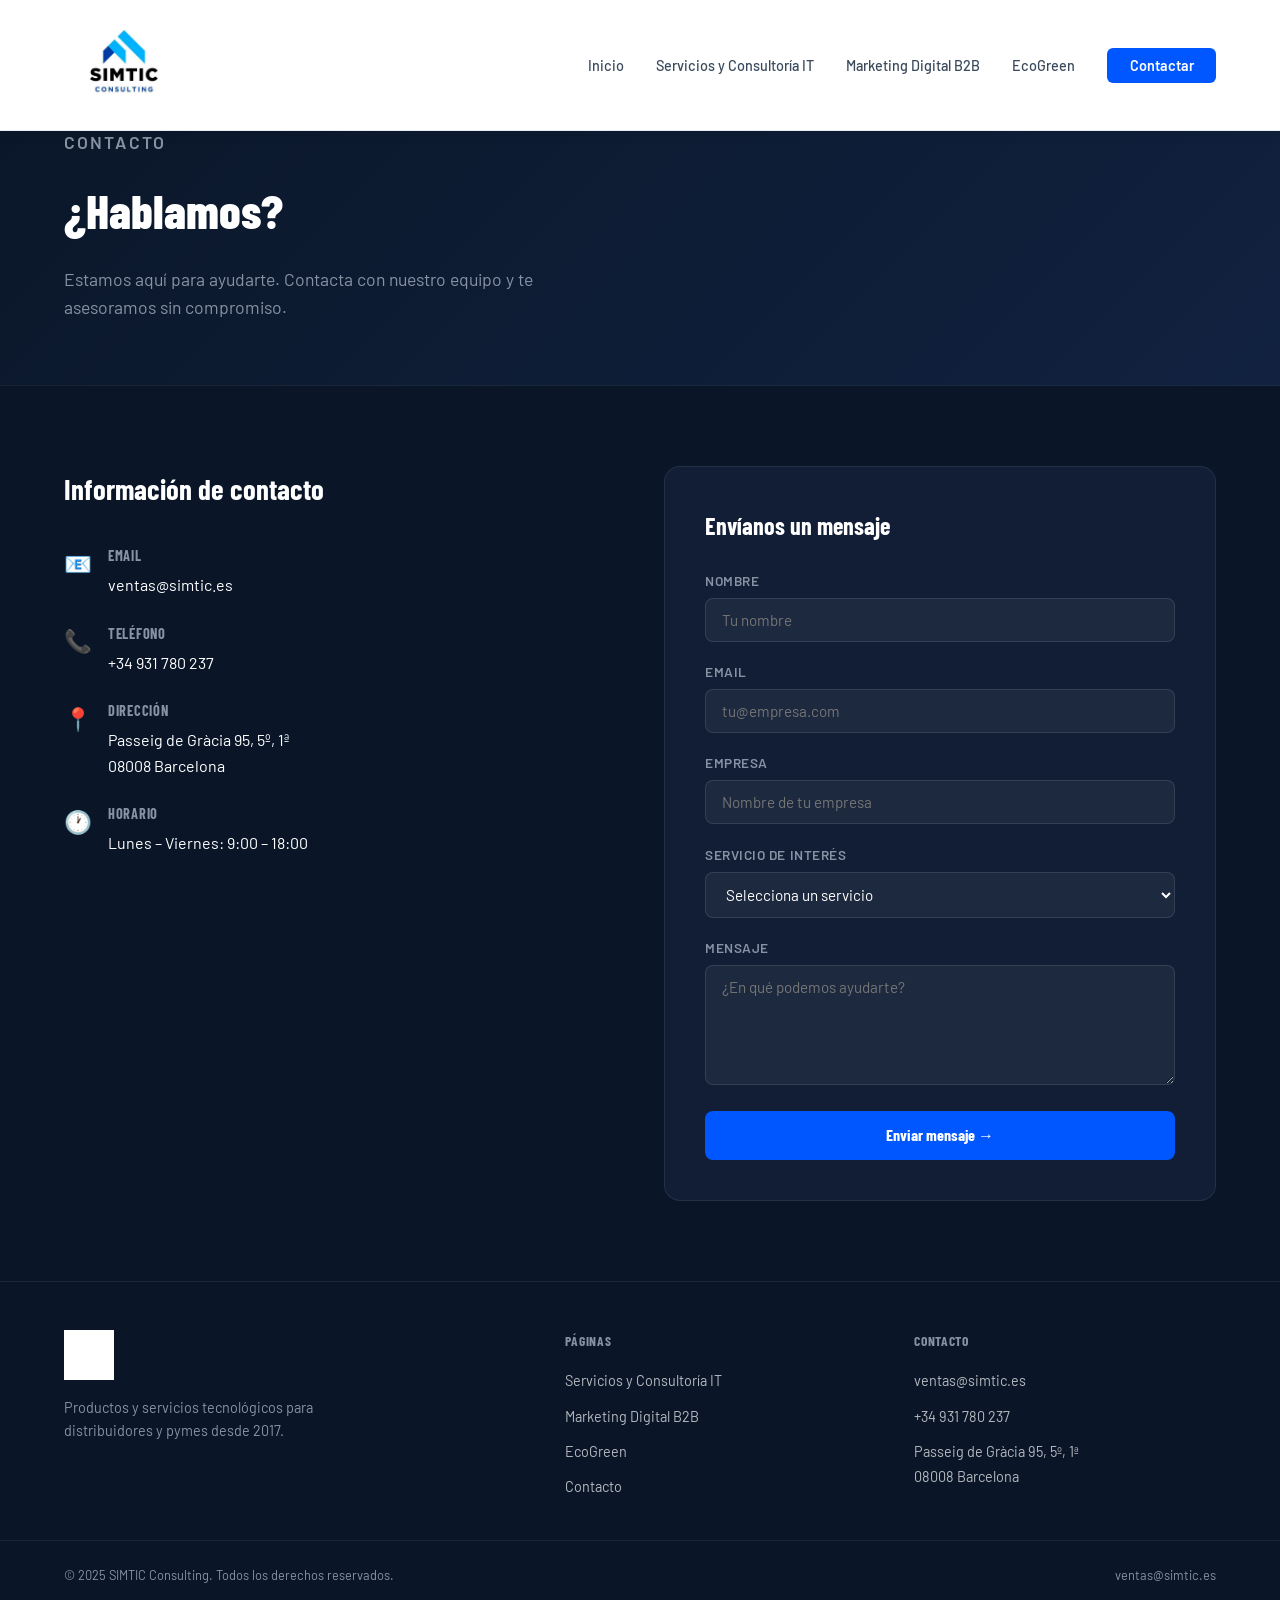
<file: contacto.html>
<!DOCTYPE html>
<html lang="es">
<head>
  <meta charset="UTF-8" />
  <meta name="viewport" content="width=device-width, initial-scale=1.0" />
  <title>Contacto – SIMTIC Consulting</title>
  <meta name="description" content="Contacta con SIMTIC Consulting. Te asesoramos sin compromiso." />
  <link href="https://fonts.googleapis.com/css2?family=Barlow+Condensed:wght@400;500;600;700;800&family=Barlow:wght@300;400;500&display=swap" rel="stylesheet" />
  <style>
    *, *::before, *::after { box-sizing: border-box; margin: 0; padding: 0; }
    :root {
      --navy: #0a1628;
      --navy-mid: #112240;
      --blue: #0057ff;
      --blue-light: #4d8aff;
      --accent: #00d4ff;
      --white: #ffffff;
      --gray: #8892a4;
      --card-bg: #111e35;
    }
    html { scroll-behavior: smooth; }
    body { font-family: 'Barlow', sans-serif; background: var(--navy); color: var(--white); line-height: 1.6; overflow-x: hidden; }

    /* NAV */
    nav {
      position: fixed; top: 0; left: 0; right: 0; z-index: 100;
      display: flex; align-items: center; justify-content: space-between;
      padding: 0.3rem 5%;
      background: #ffffff;
      border-bottom: 1px solid #e8edf5;
      box-shadow: 0 2px 12px rgba(0,0,0,0.08);
    }
    .nav-logo { text-decoration: none; display: flex; align-items: center; gap: 0.6rem; }
    .nav-logo img { height: 42px; display: block; }
    .nav-links { display: flex; gap: 2rem; list-style: none; align-items: center; }
    .nav-links a { color: #3a4a5c; text-decoration: none; font-size: 0.9rem; font-weight: 500; transition: color 0.2s; }
    .nav-links a:hover { color: var(--blue); }
    .nav-cta { background: var(--blue); color: #ffffff !important; padding: 0.55rem 1.4rem; border-radius: 6px; font-weight: 600 !important; transition: background 0.2s !important; }
    .nav-cta:hover { background: var(--blue-light) !important; color: #ffffff !important; }

    /* HERO */
    .hero { min-height: 100vh; display: flex; align-items: center; padding: 8rem 5% 5rem; position: relative; overflow: hidden; }
    .hero::before { content: ''; position: absolute; top: -20%; right: -10%; width: 700px; height: 700px; background: radial-gradient(circle, rgba(0,87,255,0.18) 0%, transparent 70%); pointer-events: none; }
    .hero::after { content: ''; position: absolute; bottom: 0; left: 0; right: 0; height: 1px; background: linear-gradient(90deg, transparent, rgba(0,212,255,0.3), transparent); }
    .hero-content { max-width: 700px; position: relative; z-index: 1; }
    .hero-badge { display: inline-flex; align-items: center; gap: 0.5rem; background: rgba(0,87,255,0.12); border: 1px solid rgba(0,87,255,0.3); color: var(--accent); padding: 0.4rem 1rem; border-radius: 100px; font-size: 0.8rem; font-weight: 600; letter-spacing: 0.05em; text-transform: uppercase; margin-bottom: 2rem; animation: fadeUp 0.6s ease both; }
    .hero-badge::before { content: '●'; font-size: 0.5rem; animation: pulse 2s infinite; }
    @keyframes pulse { 0%,100%{opacity:1} 50%{opacity:0.3} }
    .hero h1 { font-family: 'Barlow Condensed', sans-serif; font-size: clamp(2.4rem, 5vw, 3.8rem); font-weight: 800; line-height: 1.12; margin-bottom: 1.5rem; animation: fadeUp 0.6s 0.1s ease both; }
    .hero h1 span { color: var(--blue-light); }
    .hero p { font-size: 1.1rem; color: var(--gray); max-width: 520px; margin-bottom: 2.5rem; animation: fadeUp 0.6s 0.2s ease both; }
    .hero-buttons { display: flex; gap: 1rem; flex-wrap: wrap; animation: fadeUp 0.6s 0.3s ease both; }
    .btn-primary { background: var(--blue); color: var(--white); padding: 0.85rem 2rem; border-radius: 8px; text-decoration: none; font-weight: 600; font-size: 0.95rem; transition: background 0.2s, transform 0.2s; display: inline-flex; align-items: center; gap: 0.5rem; }
    .btn-primary:hover { background: var(--blue-light); transform: translateY(-2px); }
    .btn-secondary { background: transparent; color: var(--white); padding: 0.85rem 2rem; border-radius: 8px; text-decoration: none; font-weight: 600; font-size: 0.95rem; border: 1px solid rgba(255,255,255,0.2); transition: border-color 0.2s, transform 0.2s; display: inline-flex; align-items: center; gap: 0.5rem; }
    .btn-secondary:hover { border-color: var(--blue-light); transform: translateY(-2px); }
    @keyframes fadeUp { from { opacity: 0; transform: translateY(20px); } to { opacity: 1; transform: translateY(0); } }

    /* MARCAS */
    .brands { padding: 4rem 5%; border-top: 1px solid rgba(255,255,255,0.06); border-bottom: 1px solid rgba(255,255,255,0.06); background: rgba(255,255,255,0.02); }
    .brands-label { text-align: center; font-size: 0.75rem; font-weight: 600; letter-spacing: 0.12em; text-transform: uppercase; color: var(--gray); margin-bottom: 2.5rem; }
    .brands-grid { display: flex; align-items: center; justify-content: center; flex-wrap: wrap; gap: 1.5rem; }
    .brand-item { display: flex; align-items: center; justify-content: center; padding: 2rem 3rem; background: rgba(255,255,255,0.05); border: 1px solid rgba(255,255,255,0.1); border-radius: 16px; min-width: 220px; height: 110px; transition: border-color 0.3s, background 0.3s, transform 0.3s; }
    .brand-item:hover { border-color: rgba(0,87,255,0.5); background: rgba(0,87,255,0.08); transform: translateY(-3px); }

    /* SERVICIOS */
    .section { padding: 5rem 5%; }
    .section-label { font-size: 0.75rem; font-weight: 600; letter-spacing: 0.12em; text-transform: uppercase; color: var(--accent); margin-bottom: 1rem; }
    .section-title { font-family: 'Barlow Condensed', sans-serif; font-size: clamp(1.8rem, 3vw, 2.6rem); font-weight: 700; margin-bottom: 1rem; }
    .section-subtitle { color: var(--gray); max-width: 520px; margin-bottom: 3rem; font-size: 1rem; }
    .services-grid { display: grid; grid-template-columns: repeat(auto-fit, minmax(260px, 1fr)); gap: 1.5rem; }
    .service-card { background: var(--card-bg); border: 1px solid rgba(255,255,255,0.07); border-radius: 14px; padding: 2rem; transition: border-color 0.3s, transform 0.3s; }
    .service-card:hover { border-color: rgba(0,87,255,0.4); transform: translateY(-4px); }
    .service-icon { font-size: 1.8rem; margin-bottom: 1rem; }
    .service-card h3 { font-family: 'Barlow Condensed', sans-serif; font-size: 1.1rem; font-weight: 700; margin-bottom: 0.75rem; }
    .service-card ul { list-style: none; }
    .service-card ul li { color: var(--gray); font-size: 0.9rem; padding: 0.3rem 0; border-bottom: 1px solid rgba(255,255,255,0.05); display: flex; align-items: center; gap: 0.5rem; }
    .service-card ul li::before { content: '→'; color: var(--blue-light); font-size: 0.8rem; }
    .service-card ul li:last-child { border-bottom: none; }

    /* MID CTA */
    .mid-cta { background: linear-gradient(135deg, var(--navy-mid) 0%, rgba(0,87,255,0.08) 100%); border: 1px solid rgba(0,87,255,0.15); border-radius: 20px; padding: 4rem; display: flex; align-items: center; justify-content: space-between; gap: 2rem; flex-wrap: wrap; margin: 0 5%; }
    .mid-cta-text h2 { font-family: 'Barlow Condensed', sans-serif; font-size: 1.8rem; font-weight: 700; margin-bottom: 0.75rem; }
    .mid-cta-text p { color: var(--gray); max-width: 480px; }

    /* CTA FINAL */
    .cta-section { margin: 5rem 5%; padding: 4rem; background: var(--blue); border-radius: 20px; text-align: center; position: relative; overflow: hidden; }
    .cta-section::before { content: ''; position: absolute; top: -50%; right: -20%; width: 400px; height: 400px; background: radial-gradient(circle, rgba(255,255,255,0.1) 0%, transparent 70%); }
    .cta-section h2 { font-family: 'Barlow Condensed', sans-serif; font-size: 2rem; font-weight: 700; margin-bottom: 1rem; position: relative; }
    .cta-section p { color: rgba(255,255,255,0.8); margin-bottom: 2rem; position: relative; }
    .btn-white { background: var(--white); color: var(--blue); padding: 0.9rem 2.2rem; border-radius: 8px; text-decoration: none; font-weight: 700; font-size: 1rem; display: inline-block; transition: transform 0.2s; position: relative; }
    .btn-white:hover { transform: translateY(-2px); }

    /* FOOTER */
    footer { padding: 3rem 5% 2rem; border-top: 1px solid rgba(255,255,255,0.08); display: grid; grid-template-columns: 1.5fr 1fr 1fr; gap: 3rem; }
    .footer-brand-name { font-family: 'Barlow Condensed', sans-serif; font-weight: 800; font-size: 1.4rem; color: var(--white); letter-spacing: 0.05em; margin-bottom: 0.75rem; }
    .footer-brand-name span { color: var(--blue-light); }
    .footer-brand p { color: var(--gray); font-size: 0.9rem; max-width: 280px; }
    .footer-col h4 { font-family: 'Barlow Condensed', sans-serif; font-size: 0.85rem; font-weight: 700; letter-spacing: 0.05em; text-transform: uppercase; color: var(--gray); margin-bottom: 1rem; }
    .footer-col ul { list-style: none; }
    .footer-col ul li { margin-bottom: 0.6rem; }
    .footer-col ul li a { color: rgba(255,255,255,0.7); text-decoration: none; font-size: 0.9rem; transition: color 0.2s; }
    .footer-col ul li a:hover { color: var(--white); }
    .footer-bottom { padding: 1.5rem 5% 2rem; display: flex; justify-content: space-between; align-items: center; border-top: 1px solid rgba(255,255,255,0.06); color: var(--gray); font-size: 0.8rem; flex-wrap: wrap; gap: 0.5rem; }

    @media (max-width: 768px) {
      .nav-links { display: none; }
      footer { grid-template-columns: 1fr; }
      .mid-cta { padding: 2.5rem; }
      .cta-section { padding: 2.5rem 1.5rem; }
      .brands-grid { gap: 1rem; }
      .brand-item { min-width: 130px; padding: 1rem 1.5rem; }
    }
  
    .page-hero { padding: 8rem 5% 4rem; background: linear-gradient(135deg, var(--navy) 0%, var(--navy-mid) 100%); border-bottom: 1px solid rgba(255,255,255,0.06); }
    .page-hero h1 { font-family: 'Barlow Condensed', sans-serif; font-size: clamp(2rem, 4vw, 3rem); font-weight: 800; margin-bottom: 1rem; }
    .page-hero p { color: var(--gray); font-size: 1.1rem; max-width: 560px; }
    .contact-grid { display: grid; grid-template-columns: 1fr 1fr; gap: 3rem; padding: 5rem 5%; }
    @media(max-width:768px){ .contact-grid{ grid-template-columns: 1fr; } }
    .contact-info h2 { font-family: 'Barlow Condensed', sans-serif; font-size: 1.8rem; font-weight: 700; margin-bottom: 2rem; }
    .contact-item { display: flex; gap: 1rem; margin-bottom: 1.5rem; align-items: flex-start; }
    .contact-icon { font-size: 1.4rem; margin-top: 0.1rem; }
    .contact-item h4 { font-family: 'Barlow Condensed', sans-serif; font-weight: 700; margin-bottom: 0.3rem; font-size: 0.9rem; color: var(--gray); text-transform: uppercase; letter-spacing: 0.05em; }
    .contact-item a, .contact-item p { color: var(--white); text-decoration: none; font-size: 1rem; }
    .contact-item a:hover { color: var(--blue-light); }
    .contact-form { background: var(--card-bg); border: 1px solid rgba(255,255,255,0.08); border-radius: 16px; padding: 2.5rem; }
    .contact-form h2 { font-family: 'Barlow Condensed', sans-serif; font-size: 1.5rem; font-weight: 700; margin-bottom: 1.5rem; }
    .form-group { margin-bottom: 1.2rem; }
    .form-group label { display: block; font-size: 0.85rem; font-weight: 600; color: var(--gray); margin-bottom: 0.4rem; text-transform: uppercase; letter-spacing: 0.04em; }
    .form-group input, .form-group textarea, .form-group select { width: 100%; background: rgba(255,255,255,0.05); border: 1px solid rgba(255,255,255,0.1); border-radius: 8px; padding: 0.75rem 1rem; color: var(--white); font-family: 'Barlow', sans-serif; font-size: 0.95rem; transition: border-color 0.2s; outline: none; }
    .form-group input:focus, .form-group textarea:focus, .form-group select:focus { border-color: var(--blue); }
    .form-group textarea { resize: vertical; min-height: 120px; }
    .form-group select option { background: var(--navy-mid); }
    .btn-submit { width: 100%; background: var(--blue); color: white; border: none; padding: 0.9rem; border-radius: 8px; font-family: 'Barlow Condensed', sans-serif; font-weight: 700; font-size: 1rem; cursor: pointer; transition: background 0.2s; }
    .btn-submit:hover { background: var(--blue-light); }
  </style>
</head>
<body>
<!-- NAV -->
<nav>
  <a href="/" class="nav-logo">
    <img src="[data-uri]" alt="SIMTIC Consulting" style="height:120px;display:block;"/>

  </a>
  <ul class="nav-links">
    <li><a href="/">Inicio</a></li>
    <li><a href="/servicios">Servicios y Consultoría IT</a></li>
    <li><a href="/marketing-digital">Marketing Digital B2B</a></li>
    <li><a href="/ecogreen">EcoGreen</a></li>
    <li><a href="/contacto" class="nav-cta">Contactar</a></li>
  </ul>
</nav>
<div class="page-hero">
  <p class="section-label">Contacto</p>
  <h1>¿Hablamos?</h1>
  <p>Estamos aquí para ayudarte. Contacta con nuestro equipo y te asesoramos sin compromiso.</p>
</div>
<div class="contact-grid">
  <div class="contact-info">
    <h2>Información de contacto</h2>
    <div class="contact-item">
      <span class="contact-icon">📧</span>
      <div><h4>Email</h4><a href="mailto:ventas@simtic.es">ventas@simtic.es</a></div>
    </div>
    <div class="contact-item">
      <span class="contact-icon">📞</span>
      <div><h4>Teléfono</h4><a href="tel:+34931780237">+34 931 780 237</a></div>
    </div>
    <div class="contact-item">
      <span class="contact-icon">📍</span>
      <div><h4>Dirección</h4><p>Passeig de Gràcia 95, 5º, 1ª<br/>08008 Barcelona</p></div>
    </div>
    <div class="contact-item">
      <span class="contact-icon">🕐</span>
      <div><h4>Horario</h4><p>Lunes – Viernes: 9:00 – 18:00</p></div>
    </div>
  </div>
  <div class="contact-form">
    <h2>Envíanos un mensaje</h2>
    <form name="contacto" method="POST" data-netlify="true">
      <input type="hidden" name="form-name" value="contacto" />
      <div class="form-group"><label>Nombre</label><input type="text" name="nombre" placeholder="Tu nombre" required /></div>
      <div class="form-group"><label>Email</label><input type="email" name="email" placeholder="tu@empresa.com" required /></div>
      <div class="form-group"><label>Empresa</label><input type="text" name="empresa" placeholder="Nombre de tu empresa" /></div>
      <div class="form-group"><label>Servicio de interés</label>
        <select name="servicio">
          <option value="">Selecciona un servicio</option>
          <option>Consultoría IT</option>
          <option>Ciberseguridad</option>
          <option>Soluciones Cloud</option>
          <option>Hardware y Software</option>
          <option>Marketing Digital B2B</option>
          <option>EcoGreen</option>
          <option>Otro</option>
        </select>
      </div>
      <div class="form-group"><label>Mensaje</label><textarea name="mensaje" placeholder="¿En qué podemos ayudarte?" required></textarea></div>
      <button type="submit" class="btn-submit">Enviar mensaje →</button>
    </form>
  </div>
</div>
<!-- FOOTER -->
<footer>
  <div class="footer-brand">
    <img src="[data-uri]" alt="SIMTIC" style="height:50px;margin-bottom:1rem;display:block;filter:brightness(0) invert(1);"/>
    <p>Productos y servicios tecnológicos para distribuidores y pymes desde 2017.</p>
  </div>
  <div class="footer-col">
    <h4>Páginas</h4>
    <ul>
      <li><a href="/servicios">Servicios y Consultoría IT</a></li>
      <li><a href="/marketing-digital">Marketing Digital B2B</a></li>
      <li><a href="/ecogreen">EcoGreen</a></li>
      <li><a href="/contacto">Contacto</a></li>
    </ul>
  </div>
  <div class="footer-col">
    <h4>Contacto</h4>
    <ul>
      <li><a href="mailto:ventas@simtic.es">ventas@simtic.es</a></li>
      <li><a href="tel:+34931780237">+34 931 780 237</a></li>
      <li><a href="#">Passeig de Gràcia 95, 5º, 1ª<br/>08008 Barcelona</a></li>
    </ul>
  </div>
</footer>
<div class="footer-bottom">
  <span>© 2025 SIMTIC Consulting. Todos los derechos reservados.</span>
  <span>ventas@simtic.es</span>
</div>
</body>
</html>
</file>
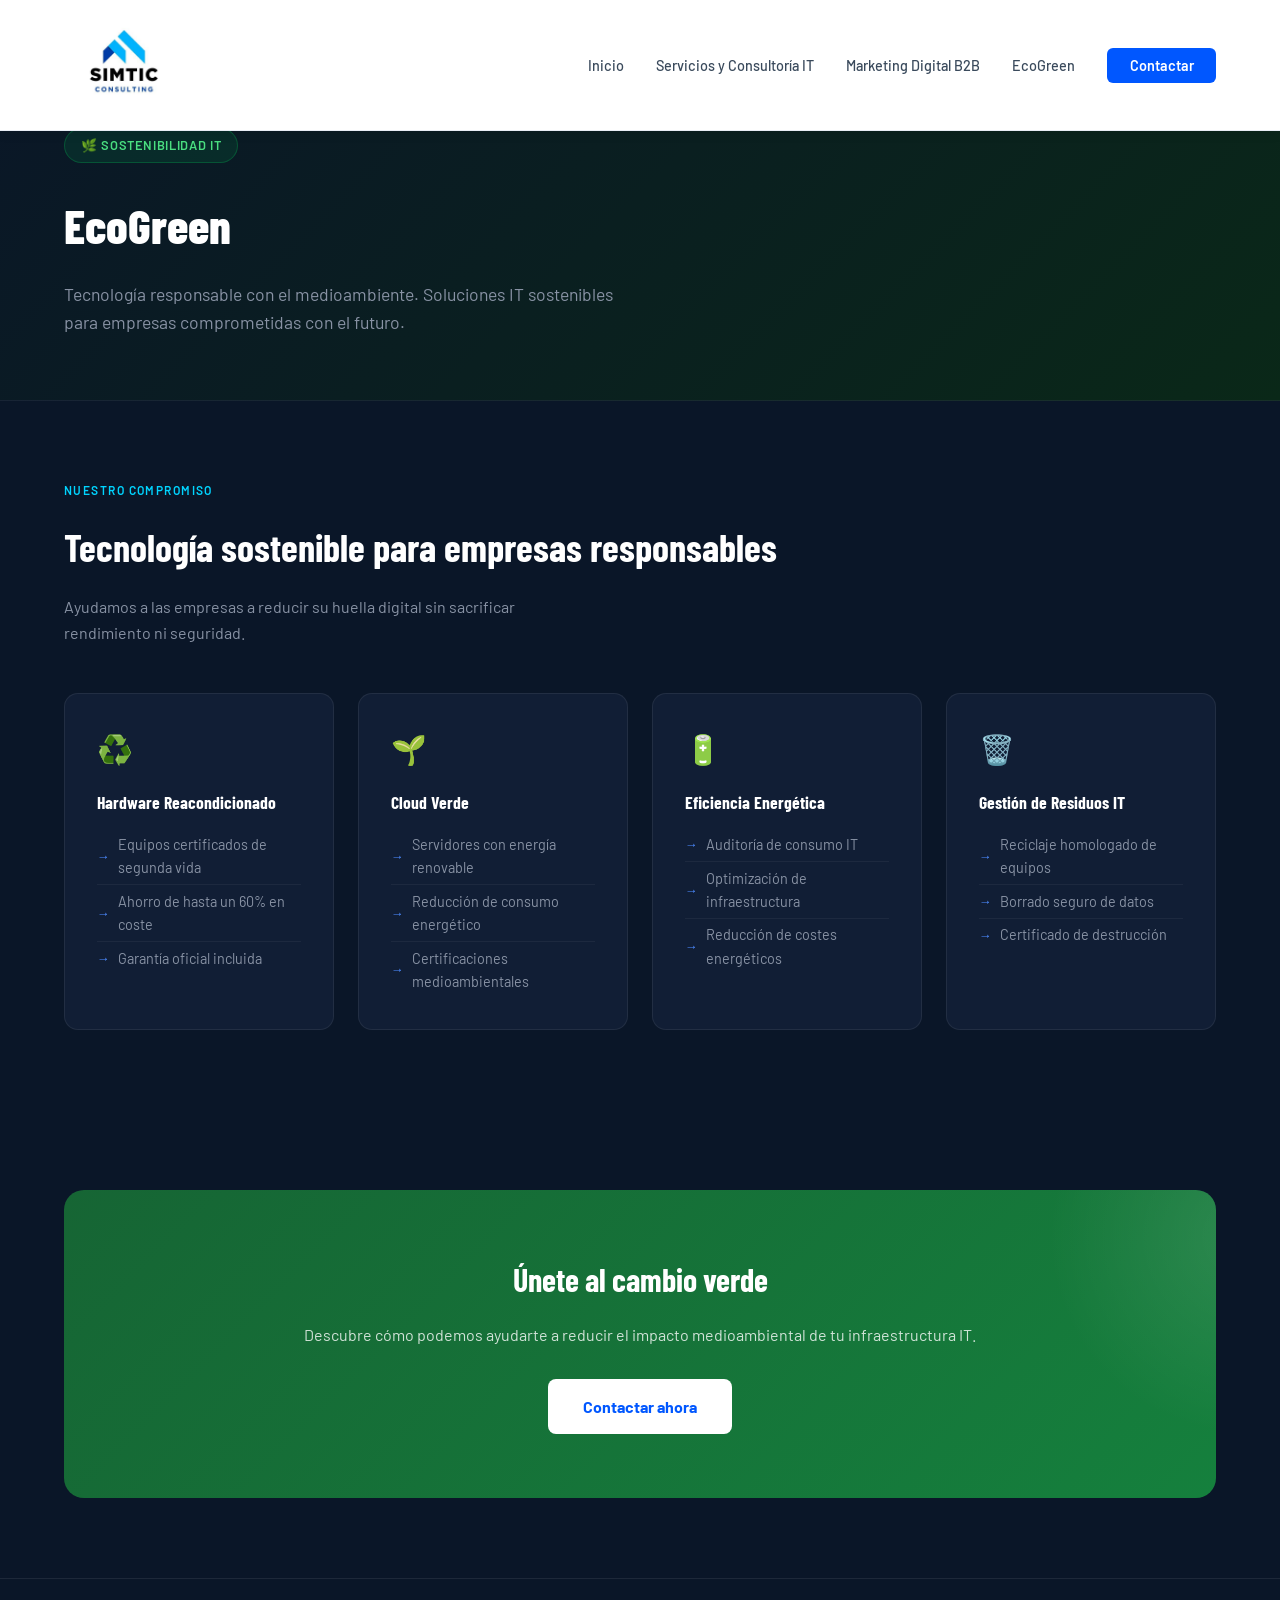
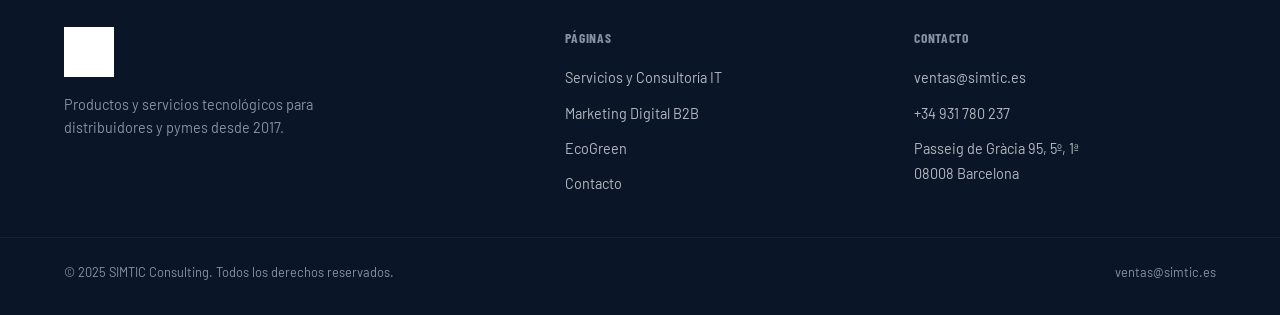
<file: ecogreen.html>
<!DOCTYPE html>
<html lang="es">
<head>
  <meta charset="UTF-8" />
  <meta name="viewport" content="width=device-width, initial-scale=1.0" />
  <title>EcoGreen – SIMTIC Consulting</title>
  <meta name="description" content="Soluciones tecnológicas sostenibles y respetuosas con el medioambiente." />
  <link href="https://fonts.googleapis.com/css2?family=Barlow+Condensed:wght@400;500;600;700;800&family=Barlow:wght@300;400;500&display=swap" rel="stylesheet" />
  <style>
    *, *::before, *::after { box-sizing: border-box; margin: 0; padding: 0; }
    :root {
      --navy: #0a1628;
      --navy-mid: #112240;
      --blue: #0057ff;
      --blue-light: #4d8aff;
      --accent: #00d4ff;
      --white: #ffffff;
      --gray: #8892a4;
      --card-bg: #111e35;
    }
    html { scroll-behavior: smooth; }
    body { font-family: 'Barlow', sans-serif; background: var(--navy); color: var(--white); line-height: 1.6; overflow-x: hidden; }

    /* NAV */
    nav {
      position: fixed; top: 0; left: 0; right: 0; z-index: 100;
      display: flex; align-items: center; justify-content: space-between;
      padding: 0.3rem 5%;
      background: #ffffff;
      border-bottom: 1px solid #e8edf5;
      box-shadow: 0 2px 12px rgba(0,0,0,0.08);
    }
    .nav-logo { text-decoration: none; display: flex; align-items: center; gap: 0.6rem; }
    .nav-logo img { height: 42px; display: block; }
    .nav-links { display: flex; gap: 2rem; list-style: none; align-items: center; }
    .nav-links a { color: #3a4a5c; text-decoration: none; font-size: 0.9rem; font-weight: 500; transition: color 0.2s; }
    .nav-links a:hover { color: var(--blue); }
    .nav-cta { background: var(--blue); color: #ffffff !important; padding: 0.55rem 1.4rem; border-radius: 6px; font-weight: 600 !important; transition: background 0.2s !important; }
    .nav-cta:hover { background: var(--blue-light) !important; color: #ffffff !important; }

    /* HERO */
    .hero { min-height: 100vh; display: flex; align-items: center; padding: 8rem 5% 5rem; position: relative; overflow: hidden; }
    .hero::before { content: ''; position: absolute; top: -20%; right: -10%; width: 700px; height: 700px; background: radial-gradient(circle, rgba(0,87,255,0.18) 0%, transparent 70%); pointer-events: none; }
    .hero::after { content: ''; position: absolute; bottom: 0; left: 0; right: 0; height: 1px; background: linear-gradient(90deg, transparent, rgba(0,212,255,0.3), transparent); }
    .hero-content { max-width: 700px; position: relative; z-index: 1; }
    .hero-badge { display: inline-flex; align-items: center; gap: 0.5rem; background: rgba(0,87,255,0.12); border: 1px solid rgba(0,87,255,0.3); color: var(--accent); padding: 0.4rem 1rem; border-radius: 100px; font-size: 0.8rem; font-weight: 600; letter-spacing: 0.05em; text-transform: uppercase; margin-bottom: 2rem; animation: fadeUp 0.6s ease both; }
    .hero-badge::before { content: '●'; font-size: 0.5rem; animation: pulse 2s infinite; }
    @keyframes pulse { 0%,100%{opacity:1} 50%{opacity:0.3} }
    .hero h1 { font-family: 'Barlow Condensed', sans-serif; font-size: clamp(2.4rem, 5vw, 3.8rem); font-weight: 800; line-height: 1.12; margin-bottom: 1.5rem; animation: fadeUp 0.6s 0.1s ease both; }
    .hero h1 span { color: var(--blue-light); }
    .hero p { font-size: 1.1rem; color: var(--gray); max-width: 520px; margin-bottom: 2.5rem; animation: fadeUp 0.6s 0.2s ease both; }
    .hero-buttons { display: flex; gap: 1rem; flex-wrap: wrap; animation: fadeUp 0.6s 0.3s ease both; }
    .btn-primary { background: var(--blue); color: var(--white); padding: 0.85rem 2rem; border-radius: 8px; text-decoration: none; font-weight: 600; font-size: 0.95rem; transition: background 0.2s, transform 0.2s; display: inline-flex; align-items: center; gap: 0.5rem; }
    .btn-primary:hover { background: var(--blue-light); transform: translateY(-2px); }
    .btn-secondary { background: transparent; color: var(--white); padding: 0.85rem 2rem; border-radius: 8px; text-decoration: none; font-weight: 600; font-size: 0.95rem; border: 1px solid rgba(255,255,255,0.2); transition: border-color 0.2s, transform 0.2s; display: inline-flex; align-items: center; gap: 0.5rem; }
    .btn-secondary:hover { border-color: var(--blue-light); transform: translateY(-2px); }
    @keyframes fadeUp { from { opacity: 0; transform: translateY(20px); } to { opacity: 1; transform: translateY(0); } }

    /* MARCAS */
    .brands { padding: 4rem 5%; border-top: 1px solid rgba(255,255,255,0.06); border-bottom: 1px solid rgba(255,255,255,0.06); background: rgba(255,255,255,0.02); }
    .brands-label { text-align: center; font-size: 0.75rem; font-weight: 600; letter-spacing: 0.12em; text-transform: uppercase; color: var(--gray); margin-bottom: 2.5rem; }
    .brands-grid { display: flex; align-items: center; justify-content: center; flex-wrap: wrap; gap: 1.5rem; }
    .brand-item { display: flex; align-items: center; justify-content: center; padding: 2rem 3rem; background: rgba(255,255,255,0.05); border: 1px solid rgba(255,255,255,0.1); border-radius: 16px; min-width: 220px; height: 110px; transition: border-color 0.3s, background 0.3s, transform 0.3s; }
    .brand-item:hover { border-color: rgba(0,87,255,0.5); background: rgba(0,87,255,0.08); transform: translateY(-3px); }

    /* SERVICIOS */
    .section { padding: 5rem 5%; }
    .section-label { font-size: 0.75rem; font-weight: 600; letter-spacing: 0.12em; text-transform: uppercase; color: var(--accent); margin-bottom: 1rem; }
    .section-title { font-family: 'Barlow Condensed', sans-serif; font-size: clamp(1.8rem, 3vw, 2.6rem); font-weight: 700; margin-bottom: 1rem; }
    .section-subtitle { color: var(--gray); max-width: 520px; margin-bottom: 3rem; font-size: 1rem; }
    .services-grid { display: grid; grid-template-columns: repeat(auto-fit, minmax(260px, 1fr)); gap: 1.5rem; }
    .service-card { background: var(--card-bg); border: 1px solid rgba(255,255,255,0.07); border-radius: 14px; padding: 2rem; transition: border-color 0.3s, transform 0.3s; }
    .service-card:hover { border-color: rgba(0,87,255,0.4); transform: translateY(-4px); }
    .service-icon { font-size: 1.8rem; margin-bottom: 1rem; }
    .service-card h3 { font-family: 'Barlow Condensed', sans-serif; font-size: 1.1rem; font-weight: 700; margin-bottom: 0.75rem; }
    .service-card ul { list-style: none; }
    .service-card ul li { color: var(--gray); font-size: 0.9rem; padding: 0.3rem 0; border-bottom: 1px solid rgba(255,255,255,0.05); display: flex; align-items: center; gap: 0.5rem; }
    .service-card ul li::before { content: '→'; color: var(--blue-light); font-size: 0.8rem; }
    .service-card ul li:last-child { border-bottom: none; }

    /* MID CTA */
    .mid-cta { background: linear-gradient(135deg, var(--navy-mid) 0%, rgba(0,87,255,0.08) 100%); border: 1px solid rgba(0,87,255,0.15); border-radius: 20px; padding: 4rem; display: flex; align-items: center; justify-content: space-between; gap: 2rem; flex-wrap: wrap; margin: 0 5%; }
    .mid-cta-text h2 { font-family: 'Barlow Condensed', sans-serif; font-size: 1.8rem; font-weight: 700; margin-bottom: 0.75rem; }
    .mid-cta-text p { color: var(--gray); max-width: 480px; }

    /* CTA FINAL */
    .cta-section { margin: 5rem 5%; padding: 4rem; background: var(--blue); border-radius: 20px; text-align: center; position: relative; overflow: hidden; }
    .cta-section::before { content: ''; position: absolute; top: -50%; right: -20%; width: 400px; height: 400px; background: radial-gradient(circle, rgba(255,255,255,0.1) 0%, transparent 70%); }
    .cta-section h2 { font-family: 'Barlow Condensed', sans-serif; font-size: 2rem; font-weight: 700; margin-bottom: 1rem; position: relative; }
    .cta-section p { color: rgba(255,255,255,0.8); margin-bottom: 2rem; position: relative; }
    .btn-white { background: var(--white); color: var(--blue); padding: 0.9rem 2.2rem; border-radius: 8px; text-decoration: none; font-weight: 700; font-size: 1rem; display: inline-block; transition: transform 0.2s; position: relative; }
    .btn-white:hover { transform: translateY(-2px); }

    /* FOOTER */
    footer { padding: 3rem 5% 2rem; border-top: 1px solid rgba(255,255,255,0.08); display: grid; grid-template-columns: 1.5fr 1fr 1fr; gap: 3rem; }
    .footer-brand-name { font-family: 'Barlow Condensed', sans-serif; font-weight: 800; font-size: 1.4rem; color: var(--white); letter-spacing: 0.05em; margin-bottom: 0.75rem; }
    .footer-brand-name span { color: var(--blue-light); }
    .footer-brand p { color: var(--gray); font-size: 0.9rem; max-width: 280px; }
    .footer-col h4 { font-family: 'Barlow Condensed', sans-serif; font-size: 0.85rem; font-weight: 700; letter-spacing: 0.05em; text-transform: uppercase; color: var(--gray); margin-bottom: 1rem; }
    .footer-col ul { list-style: none; }
    .footer-col ul li { margin-bottom: 0.6rem; }
    .footer-col ul li a { color: rgba(255,255,255,0.7); text-decoration: none; font-size: 0.9rem; transition: color 0.2s; }
    .footer-col ul li a:hover { color: var(--white); }
    .footer-bottom { padding: 1.5rem 5% 2rem; display: flex; justify-content: space-between; align-items: center; border-top: 1px solid rgba(255,255,255,0.06); color: var(--gray); font-size: 0.8rem; flex-wrap: wrap; gap: 0.5rem; }

    @media (max-width: 768px) {
      .nav-links { display: none; }
      footer { grid-template-columns: 1fr; }
      .mid-cta { padding: 2.5rem; }
      .cta-section { padding: 2.5rem 1.5rem; }
      .brands-grid { gap: 1rem; }
      .brand-item { min-width: 130px; padding: 1rem 1.5rem; }
    }
  
    .page-hero { padding: 8rem 5% 4rem; background: linear-gradient(135deg, var(--navy) 0%, #0a2818 100%); border-bottom: 1px solid rgba(255,255,255,0.06); }
    .page-hero h1 { font-family: 'Barlow Condensed', sans-serif; font-size: clamp(2rem, 4vw, 3rem); font-weight: 800; margin-bottom: 1rem; }
    .page-hero p { color: var(--gray); font-size: 1.1rem; max-width: 560px; }
    .eco-badge { display: inline-flex; align-items: center; gap: 0.5rem; background: rgba(0,180,80,0.12); border: 1px solid rgba(0,180,80,0.3); color: #4ade80; padding: 0.4rem 1rem; border-radius: 100px; font-size: 0.8rem; font-weight: 600; letter-spacing: 0.05em; text-transform: uppercase; margin-bottom: 1.5rem; }
  </style>
</head>
<body>
<!-- NAV -->
<nav>
  <a href="/" class="nav-logo">
    <img src="[data-uri]" alt="SIMTIC Consulting" style="height:120px;display:block;"/>

  </a>
  <ul class="nav-links">
    <li><a href="/">Inicio</a></li>
    <li><a href="/servicios">Servicios y Consultoría IT</a></li>
    <li><a href="/marketing-digital">Marketing Digital B2B</a></li>
    <li><a href="/ecogreen">EcoGreen</a></li>
    <li><a href="/contacto" class="nav-cta">Contactar</a></li>
  </ul>
</nav>
<div class="page-hero">
  <div class="eco-badge">🌿 Sostenibilidad IT</div>
  <h1>EcoGreen</h1>
  <p>Tecnología responsable con el medioambiente. Soluciones IT sostenibles para empresas comprometidas con el futuro.</p>
</div>
<section class="section">
  <p class="section-label">Nuestro Compromiso</p>
  <h2 class="section-title">Tecnología sostenible para empresas responsables</h2>
  <p class="section-subtitle">Ayudamos a las empresas a reducir su huella digital sin sacrificar rendimiento ni seguridad.</p>
  <div class="services-grid">
    <div class="service-card"><div class="service-icon">♻️</div><h3>Hardware Reacondicionado</h3><ul><li>Equipos certificados de segunda vida</li><li>Ahorro de hasta un 60% en coste</li><li>Garantía oficial incluida</li></ul></div>
    <div class="service-card"><div class="service-icon">🌱</div><h3>Cloud Verde</h3><ul><li>Servidores con energía renovable</li><li>Reducción de consumo energético</li><li>Certificaciones medioambientales</li></ul></div>
    <div class="service-card"><div class="service-icon">🔋</div><h3>Eficiencia Energética</h3><ul><li>Auditoría de consumo IT</li><li>Optimización de infraestructura</li><li>Reducción de costes energéticos</li></ul></div>
    <div class="service-card"><div class="service-icon">🗑️</div><h3>Gestión de Residuos IT</h3><ul><li>Reciclaje homologado de equipos</li><li>Borrado seguro de datos</li><li>Certificado de destrucción</li></ul></div>
  </div>
</section>
<div class="cta-section" style="background: linear-gradient(135deg, #166534, #15803d);">
  <h2>Únete al cambio verde</h2>
  <p>Descubre cómo podemos ayudarte a reducir el impacto medioambiental de tu infraestructura IT.</p>
  <a href="/contacto" class="btn-white">Contactar ahora</a>
</div>
<!-- FOOTER -->
<footer>
  <div class="footer-brand">
    <img src="[data-uri]" alt="SIMTIC" style="height:50px;margin-bottom:1rem;display:block;filter:brightness(0) invert(1);"/>
    <p>Productos y servicios tecnológicos para distribuidores y pymes desde 2017.</p>
  </div>
  <div class="footer-col">
    <h4>Páginas</h4>
    <ul>
      <li><a href="/servicios">Servicios y Consultoría IT</a></li>
      <li><a href="/marketing-digital">Marketing Digital B2B</a></li>
      <li><a href="/ecogreen">EcoGreen</a></li>
      <li><a href="/contacto">Contacto</a></li>
    </ul>
  </div>
  <div class="footer-col">
    <h4>Contacto</h4>
    <ul>
      <li><a href="mailto:ventas@simtic.es">ventas@simtic.es</a></li>
      <li><a href="tel:+34931780237">+34 931 780 237</a></li>
      <li><a href="#">Passeig de Gràcia 95, 5º, 1ª<br/>08008 Barcelona</a></li>
    </ul>
  </div>
</footer>
<div class="footer-bottom">
  <span>© 2025 SIMTIC Consulting. Todos los derechos reservados.</span>
  <span>ventas@simtic.es</span>
</div>
</body>
</html>
</file>
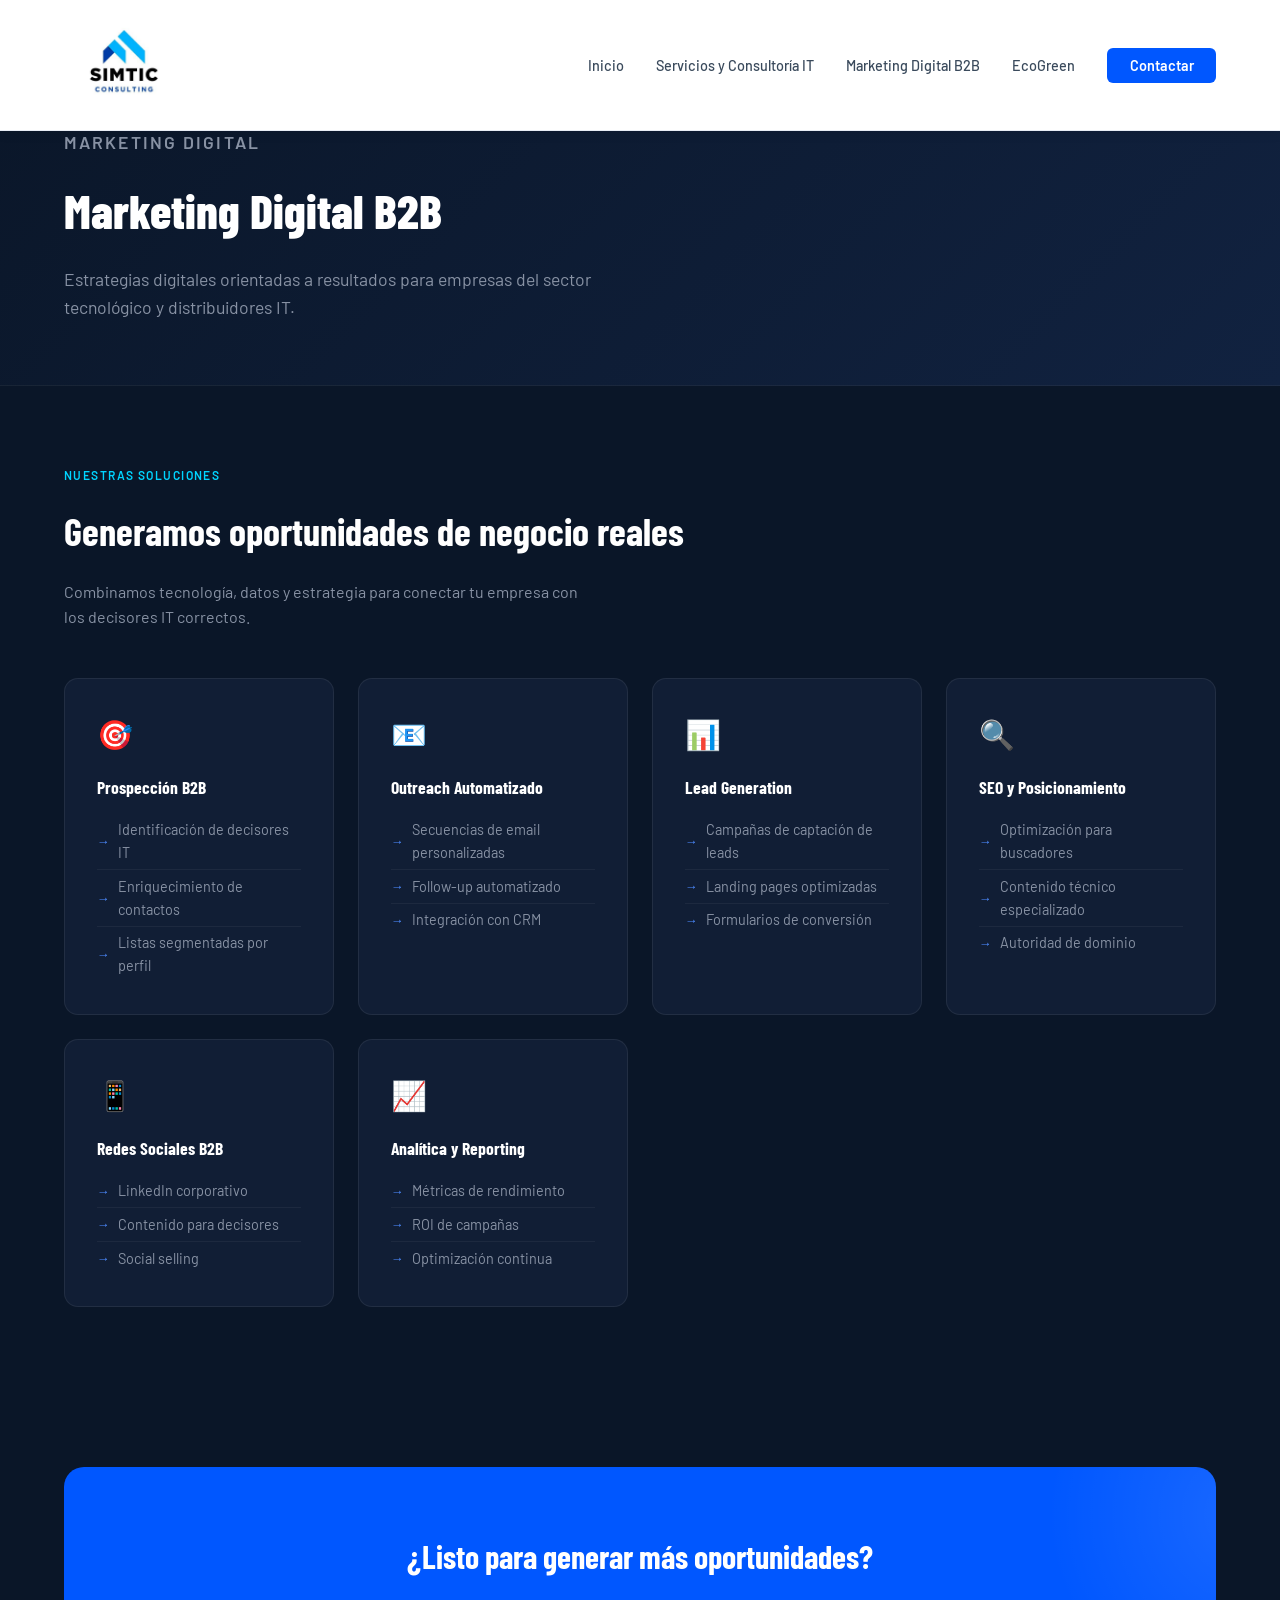
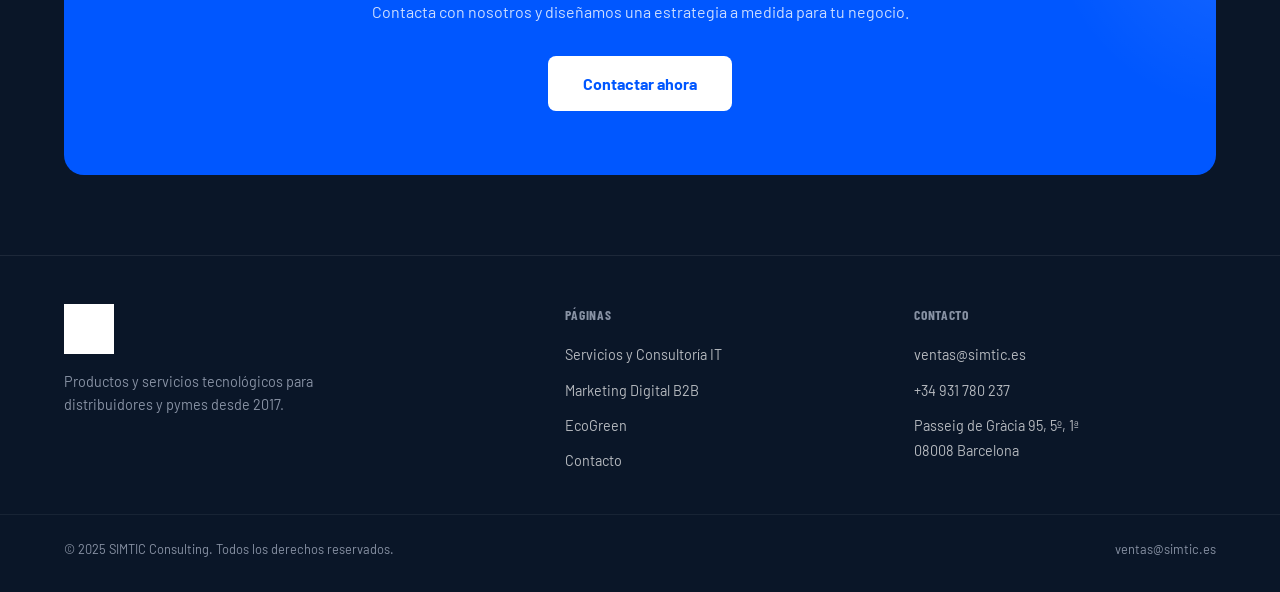
<file: marketing-digital.html>
<!DOCTYPE html>
<html lang="es">
<head>
  <meta charset="UTF-8" />
  <meta name="viewport" content="width=device-width, initial-scale=1.0" />
  <title>Marketing Digital B2B – SIMTIC Consulting</title>
  <meta name="description" content="Estrategias de marketing digital B2B para empresas tecnológicas. Prospección, lead generation y posicionamiento." />
  <link href="https://fonts.googleapis.com/css2?family=Barlow+Condensed:wght@400;500;600;700;800&family=Barlow:wght@300;400;500&display=swap" rel="stylesheet" />
  <style>
    *, *::before, *::after { box-sizing: border-box; margin: 0; padding: 0; }
    :root {
      --navy: #0a1628;
      --navy-mid: #112240;
      --blue: #0057ff;
      --blue-light: #4d8aff;
      --accent: #00d4ff;
      --white: #ffffff;
      --gray: #8892a4;
      --card-bg: #111e35;
    }
    html { scroll-behavior: smooth; }
    body { font-family: 'Barlow', sans-serif; background: var(--navy); color: var(--white); line-height: 1.6; overflow-x: hidden; }

    /* NAV */
    nav {
      position: fixed; top: 0; left: 0; right: 0; z-index: 100;
      display: flex; align-items: center; justify-content: space-between;
      padding: 0.3rem 5%;
      background: #ffffff;
      border-bottom: 1px solid #e8edf5;
      box-shadow: 0 2px 12px rgba(0,0,0,0.08);
    }
    .nav-logo { text-decoration: none; display: flex; align-items: center; gap: 0.6rem; }
    .nav-logo img { height: 42px; display: block; }
    .nav-links { display: flex; gap: 2rem; list-style: none; align-items: center; }
    .nav-links a { color: #3a4a5c; text-decoration: none; font-size: 0.9rem; font-weight: 500; transition: color 0.2s; }
    .nav-links a:hover { color: var(--blue); }
    .nav-cta { background: var(--blue); color: #ffffff !important; padding: 0.55rem 1.4rem; border-radius: 6px; font-weight: 600 !important; transition: background 0.2s !important; }
    .nav-cta:hover { background: var(--blue-light) !important; color: #ffffff !important; }

    /* HERO */
    .hero { min-height: 100vh; display: flex; align-items: center; padding: 8rem 5% 5rem; position: relative; overflow: hidden; }
    .hero::before { content: ''; position: absolute; top: -20%; right: -10%; width: 700px; height: 700px; background: radial-gradient(circle, rgba(0,87,255,0.18) 0%, transparent 70%); pointer-events: none; }
    .hero::after { content: ''; position: absolute; bottom: 0; left: 0; right: 0; height: 1px; background: linear-gradient(90deg, transparent, rgba(0,212,255,0.3), transparent); }
    .hero-content { max-width: 700px; position: relative; z-index: 1; }
    .hero-badge { display: inline-flex; align-items: center; gap: 0.5rem; background: rgba(0,87,255,0.12); border: 1px solid rgba(0,87,255,0.3); color: var(--accent); padding: 0.4rem 1rem; border-radius: 100px; font-size: 0.8rem; font-weight: 600; letter-spacing: 0.05em; text-transform: uppercase; margin-bottom: 2rem; animation: fadeUp 0.6s ease both; }
    .hero-badge::before { content: '●'; font-size: 0.5rem; animation: pulse 2s infinite; }
    @keyframes pulse { 0%,100%{opacity:1} 50%{opacity:0.3} }
    .hero h1 { font-family: 'Barlow Condensed', sans-serif; font-size: clamp(2.4rem, 5vw, 3.8rem); font-weight: 800; line-height: 1.12; margin-bottom: 1.5rem; animation: fadeUp 0.6s 0.1s ease both; }
    .hero h1 span { color: var(--blue-light); }
    .hero p { font-size: 1.1rem; color: var(--gray); max-width: 520px; margin-bottom: 2.5rem; animation: fadeUp 0.6s 0.2s ease both; }
    .hero-buttons { display: flex; gap: 1rem; flex-wrap: wrap; animation: fadeUp 0.6s 0.3s ease both; }
    .btn-primary { background: var(--blue); color: var(--white); padding: 0.85rem 2rem; border-radius: 8px; text-decoration: none; font-weight: 600; font-size: 0.95rem; transition: background 0.2s, transform 0.2s; display: inline-flex; align-items: center; gap: 0.5rem; }
    .btn-primary:hover { background: var(--blue-light); transform: translateY(-2px); }
    .btn-secondary { background: transparent; color: var(--white); padding: 0.85rem 2rem; border-radius: 8px; text-decoration: none; font-weight: 600; font-size: 0.95rem; border: 1px solid rgba(255,255,255,0.2); transition: border-color 0.2s, transform 0.2s; display: inline-flex; align-items: center; gap: 0.5rem; }
    .btn-secondary:hover { border-color: var(--blue-light); transform: translateY(-2px); }
    @keyframes fadeUp { from { opacity: 0; transform: translateY(20px); } to { opacity: 1; transform: translateY(0); } }

    /* MARCAS */
    .brands { padding: 4rem 5%; border-top: 1px solid rgba(255,255,255,0.06); border-bottom: 1px solid rgba(255,255,255,0.06); background: rgba(255,255,255,0.02); }
    .brands-label { text-align: center; font-size: 0.75rem; font-weight: 600; letter-spacing: 0.12em; text-transform: uppercase; color: var(--gray); margin-bottom: 2.5rem; }
    .brands-grid { display: flex; align-items: center; justify-content: center; flex-wrap: wrap; gap: 1.5rem; }
    .brand-item { display: flex; align-items: center; justify-content: center; padding: 2rem 3rem; background: rgba(255,255,255,0.05); border: 1px solid rgba(255,255,255,0.1); border-radius: 16px; min-width: 220px; height: 110px; transition: border-color 0.3s, background 0.3s, transform 0.3s; }
    .brand-item:hover { border-color: rgba(0,87,255,0.5); background: rgba(0,87,255,0.08); transform: translateY(-3px); }

    /* SERVICIOS */
    .section { padding: 5rem 5%; }
    .section-label { font-size: 0.75rem; font-weight: 600; letter-spacing: 0.12em; text-transform: uppercase; color: var(--accent); margin-bottom: 1rem; }
    .section-title { font-family: 'Barlow Condensed', sans-serif; font-size: clamp(1.8rem, 3vw, 2.6rem); font-weight: 700; margin-bottom: 1rem; }
    .section-subtitle { color: var(--gray); max-width: 520px; margin-bottom: 3rem; font-size: 1rem; }
    .services-grid { display: grid; grid-template-columns: repeat(auto-fit, minmax(260px, 1fr)); gap: 1.5rem; }
    .service-card { background: var(--card-bg); border: 1px solid rgba(255,255,255,0.07); border-radius: 14px; padding: 2rem; transition: border-color 0.3s, transform 0.3s; }
    .service-card:hover { border-color: rgba(0,87,255,0.4); transform: translateY(-4px); }
    .service-icon { font-size: 1.8rem; margin-bottom: 1rem; }
    .service-card h3 { font-family: 'Barlow Condensed', sans-serif; font-size: 1.1rem; font-weight: 700; margin-bottom: 0.75rem; }
    .service-card ul { list-style: none; }
    .service-card ul li { color: var(--gray); font-size: 0.9rem; padding: 0.3rem 0; border-bottom: 1px solid rgba(255,255,255,0.05); display: flex; align-items: center; gap: 0.5rem; }
    .service-card ul li::before { content: '→'; color: var(--blue-light); font-size: 0.8rem; }
    .service-card ul li:last-child { border-bottom: none; }

    /* MID CTA */
    .mid-cta { background: linear-gradient(135deg, var(--navy-mid) 0%, rgba(0,87,255,0.08) 100%); border: 1px solid rgba(0,87,255,0.15); border-radius: 20px; padding: 4rem; display: flex; align-items: center; justify-content: space-between; gap: 2rem; flex-wrap: wrap; margin: 0 5%; }
    .mid-cta-text h2 { font-family: 'Barlow Condensed', sans-serif; font-size: 1.8rem; font-weight: 700; margin-bottom: 0.75rem; }
    .mid-cta-text p { color: var(--gray); max-width: 480px; }

    /* CTA FINAL */
    .cta-section { margin: 5rem 5%; padding: 4rem; background: var(--blue); border-radius: 20px; text-align: center; position: relative; overflow: hidden; }
    .cta-section::before { content: ''; position: absolute; top: -50%; right: -20%; width: 400px; height: 400px; background: radial-gradient(circle, rgba(255,255,255,0.1) 0%, transparent 70%); }
    .cta-section h2 { font-family: 'Barlow Condensed', sans-serif; font-size: 2rem; font-weight: 700; margin-bottom: 1rem; position: relative; }
    .cta-section p { color: rgba(255,255,255,0.8); margin-bottom: 2rem; position: relative; }
    .btn-white { background: var(--white); color: var(--blue); padding: 0.9rem 2.2rem; border-radius: 8px; text-decoration: none; font-weight: 700; font-size: 1rem; display: inline-block; transition: transform 0.2s; position: relative; }
    .btn-white:hover { transform: translateY(-2px); }

    /* FOOTER */
    footer { padding: 3rem 5% 2rem; border-top: 1px solid rgba(255,255,255,0.08); display: grid; grid-template-columns: 1.5fr 1fr 1fr; gap: 3rem; }
    .footer-brand-name { font-family: 'Barlow Condensed', sans-serif; font-weight: 800; font-size: 1.4rem; color: var(--white); letter-spacing: 0.05em; margin-bottom: 0.75rem; }
    .footer-brand-name span { color: var(--blue-light); }
    .footer-brand p { color: var(--gray); font-size: 0.9rem; max-width: 280px; }
    .footer-col h4 { font-family: 'Barlow Condensed', sans-serif; font-size: 0.85rem; font-weight: 700; letter-spacing: 0.05em; text-transform: uppercase; color: var(--gray); margin-bottom: 1rem; }
    .footer-col ul { list-style: none; }
    .footer-col ul li { margin-bottom: 0.6rem; }
    .footer-col ul li a { color: rgba(255,255,255,0.7); text-decoration: none; font-size: 0.9rem; transition: color 0.2s; }
    .footer-col ul li a:hover { color: var(--white); }
    .footer-bottom { padding: 1.5rem 5% 2rem; display: flex; justify-content: space-between; align-items: center; border-top: 1px solid rgba(255,255,255,0.06); color: var(--gray); font-size: 0.8rem; flex-wrap: wrap; gap: 0.5rem; }

    @media (max-width: 768px) {
      .nav-links { display: none; }
      footer { grid-template-columns: 1fr; }
      .mid-cta { padding: 2.5rem; }
      .cta-section { padding: 2.5rem 1.5rem; }
      .brands-grid { gap: 1rem; }
      .brand-item { min-width: 130px; padding: 1rem 1.5rem; }
    }
  
    .page-hero { padding: 8rem 5% 4rem; background: linear-gradient(135deg, var(--navy) 0%, var(--navy-mid) 100%); border-bottom: 1px solid rgba(255,255,255,0.06); }
    .page-hero h1 { font-family: 'Barlow Condensed', sans-serif; font-size: clamp(2rem, 4vw, 3rem); font-weight: 800; margin-bottom: 1rem; }
    .page-hero p { color: var(--gray); font-size: 1.1rem; max-width: 560px; }
  </style>
</head>
<body>
<!-- NAV -->
<nav>
  <a href="/" class="nav-logo">
    <img src="[data-uri]" alt="SIMTIC Consulting" style="height:120px;display:block;"/>

  </a>
  <ul class="nav-links">
    <li><a href="/">Inicio</a></li>
    <li><a href="/servicios">Servicios y Consultoría IT</a></li>
    <li><a href="/marketing-digital">Marketing Digital B2B</a></li>
    <li><a href="/ecogreen">EcoGreen</a></li>
    <li><a href="/contacto" class="nav-cta">Contactar</a></li>
  </ul>
</nav>
<div class="page-hero">
  <p class="section-label">Marketing Digital</p>
  <h1>Marketing Digital B2B</h1>
  <p>Estrategias digitales orientadas a resultados para empresas del sector tecnológico y distribuidores IT.</p>
</div>
<section class="section">
  <p class="section-label">Nuestras Soluciones</p>
  <h2 class="section-title">Generamos oportunidades de negocio reales</h2>
  <p class="section-subtitle">Combinamos tecnología, datos y estrategia para conectar tu empresa con los decisores IT correctos.</p>
  <div class="services-grid">
    <div class="service-card"><div class="service-icon">🎯</div><h3>Prospección B2B</h3><ul><li>Identificación de decisores IT</li><li>Enriquecimiento de contactos</li><li>Listas segmentadas por perfil</li></ul></div>
    <div class="service-card"><div class="service-icon">📧</div><h3>Outreach Automatizado</h3><ul><li>Secuencias de email personalizadas</li><li>Follow-up automatizado</li><li>Integración con CRM</li></ul></div>
    <div class="service-card"><div class="service-icon">📊</div><h3>Lead Generation</h3><ul><li>Campañas de captación de leads</li><li>Landing pages optimizadas</li><li>Formularios de conversión</li></ul></div>
    <div class="service-card"><div class="service-icon">🔍</div><h3>SEO y Posicionamiento</h3><ul><li>Optimización para buscadores</li><li>Contenido técnico especializado</li><li>Autoridad de dominio</li></ul></div>
    <div class="service-card"><div class="service-icon">📱</div><h3>Redes Sociales B2B</h3><ul><li>LinkedIn corporativo</li><li>Contenido para decisores</li><li>Social selling</li></ul></div>
    <div class="service-card"><div class="service-icon">📈</div><h3>Analítica y Reporting</h3><ul><li>Métricas de rendimiento</li><li>ROI de campañas</li><li>Optimización continua</li></ul></div>
  </div>
</section>
<div class="cta-section">
  <h2>¿Listo para generar más oportunidades?</h2>
  <p>Contacta con nosotros y diseñamos una estrategia a medida para tu negocio.</p>
  <a href="/contacto" class="btn-white">Contactar ahora</a>
</div>
<!-- FOOTER -->
<footer>
  <div class="footer-brand">
    <img src="[data-uri]" alt="SIMTIC" style="height:50px;margin-bottom:1rem;display:block;filter:brightness(0) invert(1);"/>
    <p>Productos y servicios tecnológicos para distribuidores y pymes desde 2017.</p>
  </div>
  <div class="footer-col">
    <h4>Páginas</h4>
    <ul>
      <li><a href="/servicios">Servicios y Consultoría IT</a></li>
      <li><a href="/marketing-digital">Marketing Digital B2B</a></li>
      <li><a href="/ecogreen">EcoGreen</a></li>
      <li><a href="/contacto">Contacto</a></li>
    </ul>
  </div>
  <div class="footer-col">
    <h4>Contacto</h4>
    <ul>
      <li><a href="mailto:ventas@simtic.es">ventas@simtic.es</a></li>
      <li><a href="tel:+34931780237">+34 931 780 237</a></li>
      <li><a href="#">Passeig de Gràcia 95, 5º, 1ª<br/>08008 Barcelona</a></li>
    </ul>
  </div>
</footer>
<div class="footer-bottom">
  <span>© 2025 SIMTIC Consulting. Todos los derechos reservados.</span>
  <span>ventas@simtic.es</span>
</div>
</body>
</html>
</file>
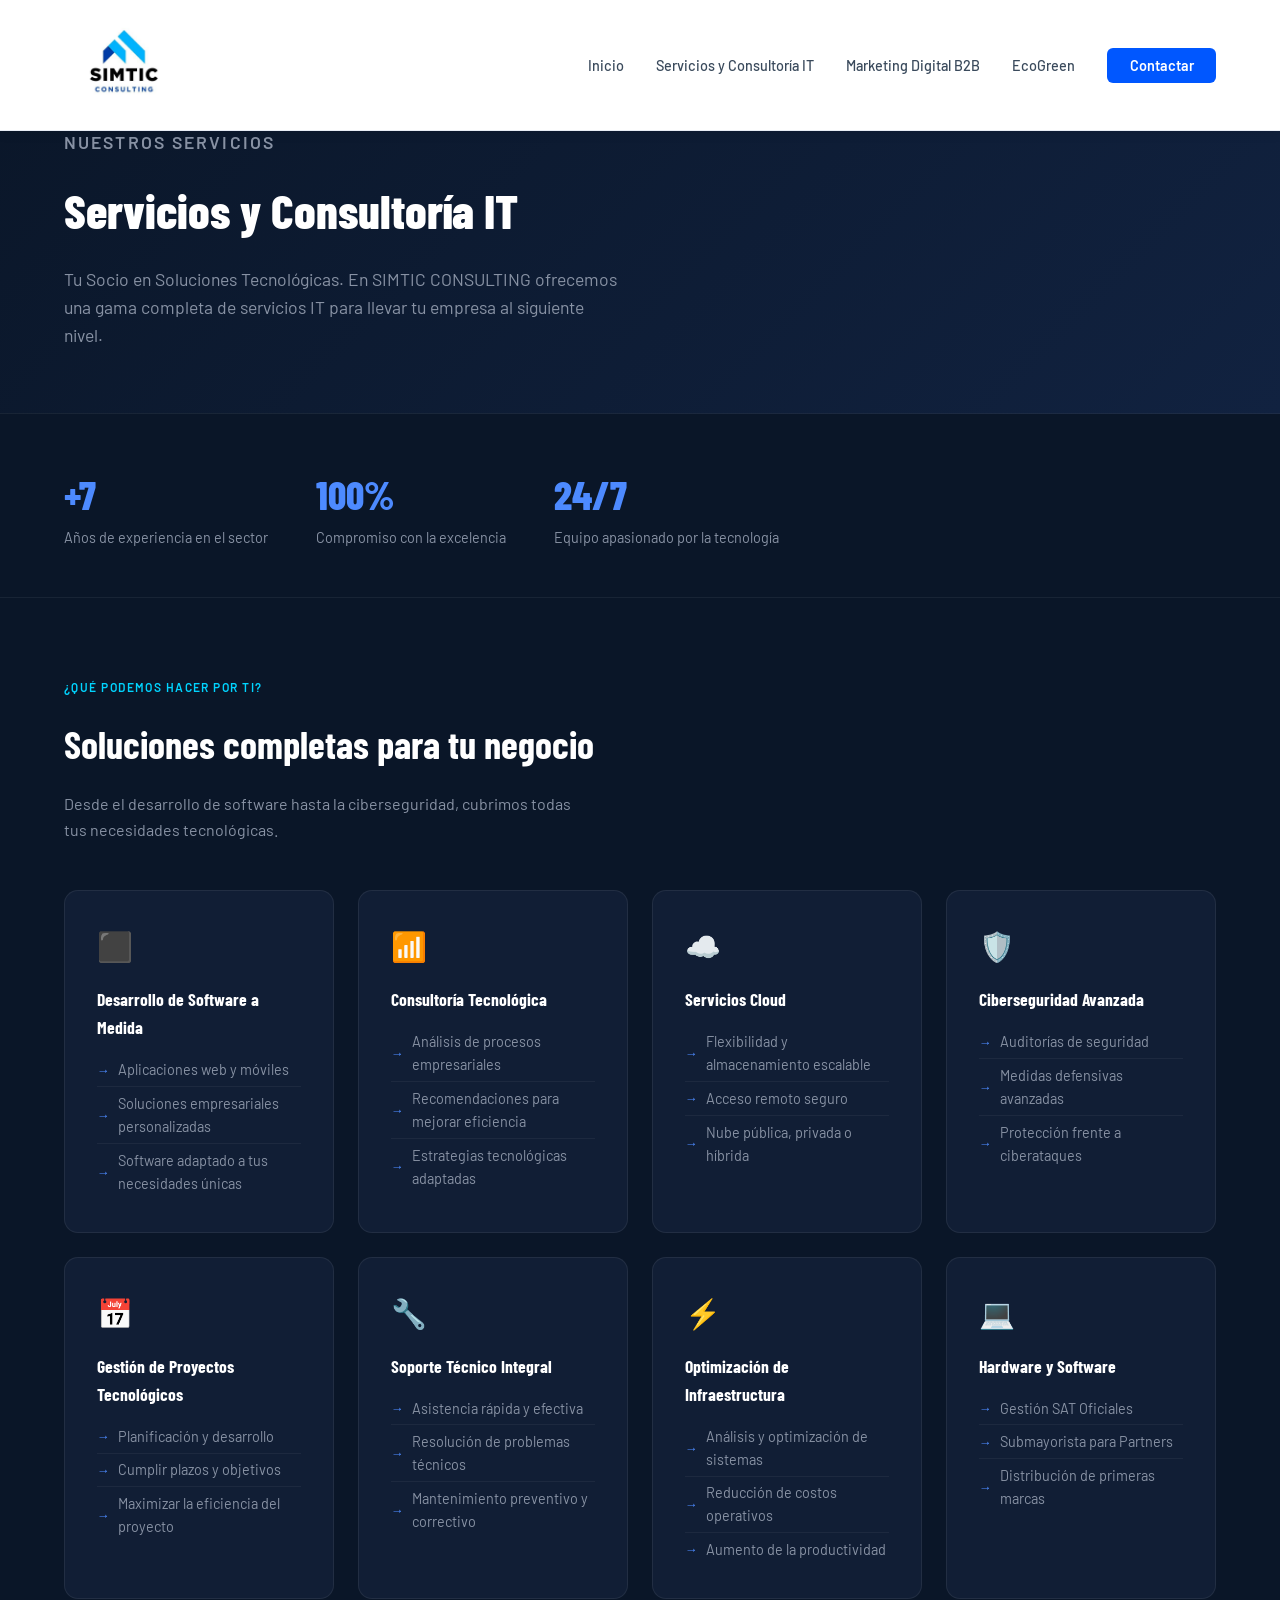
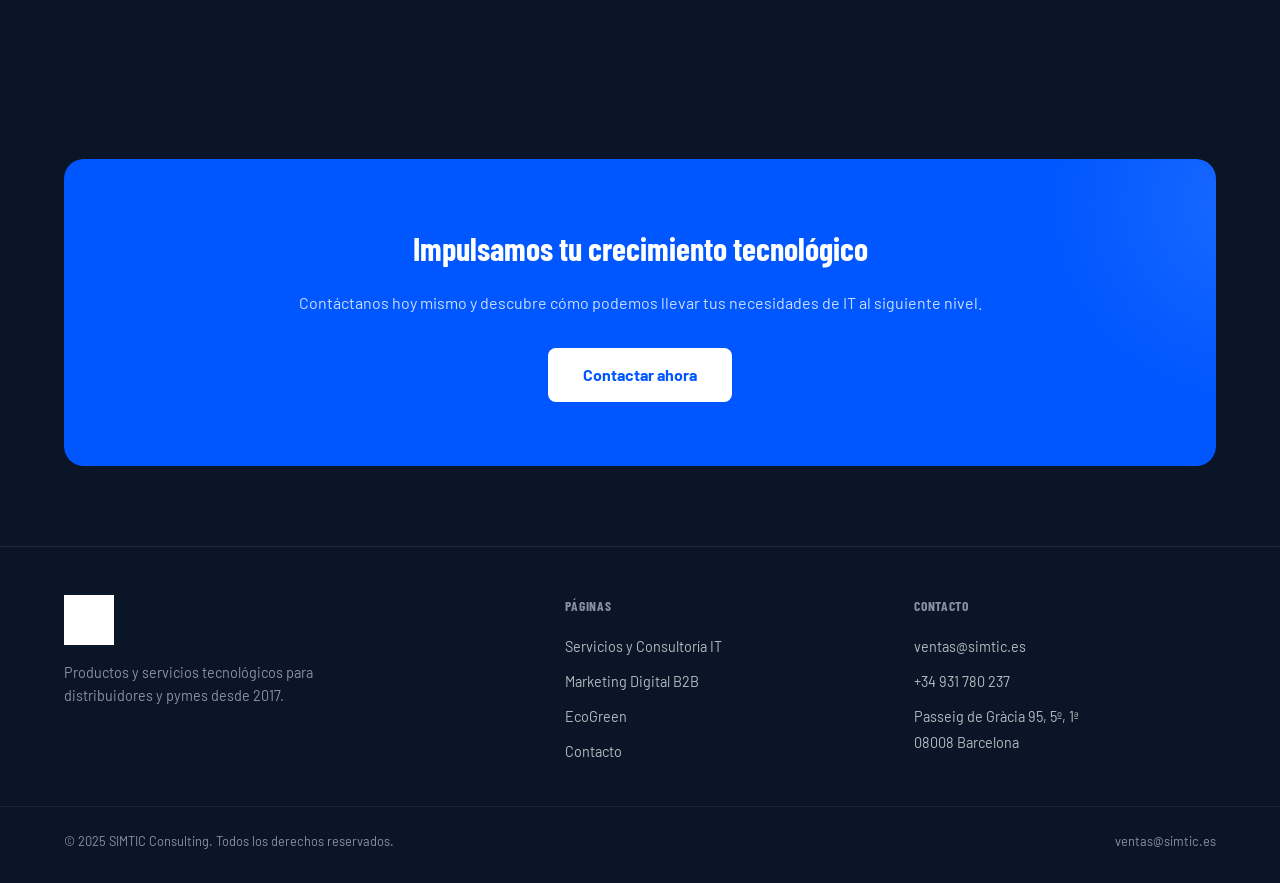
<file: servicios.html>
<!DOCTYPE html>
<html lang="es">
<head>
  <meta charset="UTF-8" />
  <meta name="viewport" content="width=device-width, initial-scale=1.0" />
  <title>Servicios y Consultoría IT – SIMTIC Consulting</title>
  <meta name="description" content="Servicios IT para pymes: ciberseguridad, cloud, hardware, software y consultoría tecnológica." />
  <link href="https://fonts.googleapis.com/css2?family=Barlow+Condensed:wght@400;500;600;700;800&family=Barlow:wght@300;400;500&display=swap" rel="stylesheet" />
  <style>
    *, *::before, *::after { box-sizing: border-box; margin: 0; padding: 0; }
    :root {
      --navy: #0a1628;
      --navy-mid: #112240;
      --blue: #0057ff;
      --blue-light: #4d8aff;
      --accent: #00d4ff;
      --white: #ffffff;
      --gray: #8892a4;
      --card-bg: #111e35;
    }
    html { scroll-behavior: smooth; }
    body { font-family: 'Barlow', sans-serif; background: var(--navy); color: var(--white); line-height: 1.6; overflow-x: hidden; }

    /* NAV */
    nav {
      position: fixed; top: 0; left: 0; right: 0; z-index: 100;
      display: flex; align-items: center; justify-content: space-between;
      padding: 0.3rem 5%;
      background: #ffffff;
      border-bottom: 1px solid #e8edf5;
      box-shadow: 0 2px 12px rgba(0,0,0,0.08);
    }
    .nav-logo { text-decoration: none; display: flex; align-items: center; gap: 0.6rem; }
    .nav-logo img { height: 42px; display: block; }
    .nav-links { display: flex; gap: 2rem; list-style: none; align-items: center; }
    .nav-links a { color: #3a4a5c; text-decoration: none; font-size: 0.9rem; font-weight: 500; transition: color 0.2s; }
    .nav-links a:hover { color: var(--blue); }
    .nav-cta { background: var(--blue); color: #ffffff !important; padding: 0.55rem 1.4rem; border-radius: 6px; font-weight: 600 !important; transition: background 0.2s !important; }
    .nav-cta:hover { background: var(--blue-light) !important; color: #ffffff !important; }

    /* HERO */
    .hero { min-height: 100vh; display: flex; align-items: center; padding: 8rem 5% 5rem; position: relative; overflow: hidden; }
    .hero::before { content: ''; position: absolute; top: -20%; right: -10%; width: 700px; height: 700px; background: radial-gradient(circle, rgba(0,87,255,0.18) 0%, transparent 70%); pointer-events: none; }
    .hero::after { content: ''; position: absolute; bottom: 0; left: 0; right: 0; height: 1px; background: linear-gradient(90deg, transparent, rgba(0,212,255,0.3), transparent); }
    .hero-content { max-width: 700px; position: relative; z-index: 1; }
    .hero-badge { display: inline-flex; align-items: center; gap: 0.5rem; background: rgba(0,87,255,0.12); border: 1px solid rgba(0,87,255,0.3); color: var(--accent); padding: 0.4rem 1rem; border-radius: 100px; font-size: 0.8rem; font-weight: 600; letter-spacing: 0.05em; text-transform: uppercase; margin-bottom: 2rem; animation: fadeUp 0.6s ease both; }
    .hero-badge::before { content: '●'; font-size: 0.5rem; animation: pulse 2s infinite; }
    @keyframes pulse { 0%,100%{opacity:1} 50%{opacity:0.3} }
    .hero h1 { font-family: 'Barlow Condensed', sans-serif; font-size: clamp(2.4rem, 5vw, 3.8rem); font-weight: 800; line-height: 1.12; margin-bottom: 1.5rem; animation: fadeUp 0.6s 0.1s ease both; }
    .hero h1 span { color: var(--blue-light); }
    .hero p { font-size: 1.1rem; color: var(--gray); max-width: 520px; margin-bottom: 2.5rem; animation: fadeUp 0.6s 0.2s ease both; }
    .hero-buttons { display: flex; gap: 1rem; flex-wrap: wrap; animation: fadeUp 0.6s 0.3s ease both; }
    .btn-primary { background: var(--blue); color: var(--white); padding: 0.85rem 2rem; border-radius: 8px; text-decoration: none; font-weight: 600; font-size: 0.95rem; transition: background 0.2s, transform 0.2s; display: inline-flex; align-items: center; gap: 0.5rem; }
    .btn-primary:hover { background: var(--blue-light); transform: translateY(-2px); }
    .btn-secondary { background: transparent; color: var(--white); padding: 0.85rem 2rem; border-radius: 8px; text-decoration: none; font-weight: 600; font-size: 0.95rem; border: 1px solid rgba(255,255,255,0.2); transition: border-color 0.2s, transform 0.2s; display: inline-flex; align-items: center; gap: 0.5rem; }
    .btn-secondary:hover { border-color: var(--blue-light); transform: translateY(-2px); }
    @keyframes fadeUp { from { opacity: 0; transform: translateY(20px); } to { opacity: 1; transform: translateY(0); } }

    /* MARCAS */
    .brands { padding: 4rem 5%; border-top: 1px solid rgba(255,255,255,0.06); border-bottom: 1px solid rgba(255,255,255,0.06); background: rgba(255,255,255,0.02); }
    .brands-label { text-align: center; font-size: 0.75rem; font-weight: 600; letter-spacing: 0.12em; text-transform: uppercase; color: var(--gray); margin-bottom: 2.5rem; }
    .brands-grid { display: flex; align-items: center; justify-content: center; flex-wrap: wrap; gap: 1.5rem; }
    .brand-item { display: flex; align-items: center; justify-content: center; padding: 2rem 3rem; background: rgba(255,255,255,0.05); border: 1px solid rgba(255,255,255,0.1); border-radius: 16px; min-width: 220px; height: 110px; transition: border-color 0.3s, background 0.3s, transform 0.3s; }
    .brand-item:hover { border-color: rgba(0,87,255,0.5); background: rgba(0,87,255,0.08); transform: translateY(-3px); }

    /* SERVICIOS */
    .section { padding: 5rem 5%; }
    .section-label { font-size: 0.75rem; font-weight: 600; letter-spacing: 0.12em; text-transform: uppercase; color: var(--accent); margin-bottom: 1rem; }
    .section-title { font-family: 'Barlow Condensed', sans-serif; font-size: clamp(1.8rem, 3vw, 2.6rem); font-weight: 700; margin-bottom: 1rem; }
    .section-subtitle { color: var(--gray); max-width: 520px; margin-bottom: 3rem; font-size: 1rem; }
    .services-grid { display: grid; grid-template-columns: repeat(auto-fit, minmax(260px, 1fr)); gap: 1.5rem; }
    .service-card { background: var(--card-bg); border: 1px solid rgba(255,255,255,0.07); border-radius: 14px; padding: 2rem; transition: border-color 0.3s, transform 0.3s; }
    .service-card:hover { border-color: rgba(0,87,255,0.4); transform: translateY(-4px); }
    .service-icon { font-size: 1.8rem; margin-bottom: 1rem; }
    .service-card h3 { font-family: 'Barlow Condensed', sans-serif; font-size: 1.1rem; font-weight: 700; margin-bottom: 0.75rem; }
    .service-card ul { list-style: none; }
    .service-card ul li { color: var(--gray); font-size: 0.9rem; padding: 0.3rem 0; border-bottom: 1px solid rgba(255,255,255,0.05); display: flex; align-items: center; gap: 0.5rem; }
    .service-card ul li::before { content: '→'; color: var(--blue-light); font-size: 0.8rem; }
    .service-card ul li:last-child { border-bottom: none; }

    /* MID CTA */
    .mid-cta { background: linear-gradient(135deg, var(--navy-mid) 0%, rgba(0,87,255,0.08) 100%); border: 1px solid rgba(0,87,255,0.15); border-radius: 20px; padding: 4rem; display: flex; align-items: center; justify-content: space-between; gap: 2rem; flex-wrap: wrap; margin: 0 5%; }
    .mid-cta-text h2 { font-family: 'Barlow Condensed', sans-serif; font-size: 1.8rem; font-weight: 700; margin-bottom: 0.75rem; }
    .mid-cta-text p { color: var(--gray); max-width: 480px; }

    /* CTA FINAL */
    .cta-section { margin: 5rem 5%; padding: 4rem; background: var(--blue); border-radius: 20px; text-align: center; position: relative; overflow: hidden; }
    .cta-section::before { content: ''; position: absolute; top: -50%; right: -20%; width: 400px; height: 400px; background: radial-gradient(circle, rgba(255,255,255,0.1) 0%, transparent 70%); }
    .cta-section h2 { font-family: 'Barlow Condensed', sans-serif; font-size: 2rem; font-weight: 700; margin-bottom: 1rem; position: relative; }
    .cta-section p { color: rgba(255,255,255,0.8); margin-bottom: 2rem; position: relative; }
    .btn-white { background: var(--white); color: var(--blue); padding: 0.9rem 2.2rem; border-radius: 8px; text-decoration: none; font-weight: 700; font-size: 1rem; display: inline-block; transition: transform 0.2s; position: relative; }
    .btn-white:hover { transform: translateY(-2px); }

    /* FOOTER */
    footer { padding: 3rem 5% 2rem; border-top: 1px solid rgba(255,255,255,0.08); display: grid; grid-template-columns: 1.5fr 1fr 1fr; gap: 3rem; }
    .footer-brand-name { font-family: 'Barlow Condensed', sans-serif; font-weight: 800; font-size: 1.4rem; color: var(--white); letter-spacing: 0.05em; margin-bottom: 0.75rem; }
    .footer-brand-name span { color: var(--blue-light); }
    .footer-brand p { color: var(--gray); font-size: 0.9rem; max-width: 280px; }
    .footer-col h4 { font-family: 'Barlow Condensed', sans-serif; font-size: 0.85rem; font-weight: 700; letter-spacing: 0.05em; text-transform: uppercase; color: var(--gray); margin-bottom: 1rem; }
    .footer-col ul { list-style: none; }
    .footer-col ul li { margin-bottom: 0.6rem; }
    .footer-col ul li a { color: rgba(255,255,255,0.7); text-decoration: none; font-size: 0.9rem; transition: color 0.2s; }
    .footer-col ul li a:hover { color: var(--white); }
    .footer-bottom { padding: 1.5rem 5% 2rem; display: flex; justify-content: space-between; align-items: center; border-top: 1px solid rgba(255,255,255,0.06); color: var(--gray); font-size: 0.8rem; flex-wrap: wrap; gap: 0.5rem; }

    @media (max-width: 768px) {
      .nav-links { display: none; }
      footer { grid-template-columns: 1fr; }
      .mid-cta { padding: 2.5rem; }
      .cta-section { padding: 2.5rem 1.5rem; }
      .brands-grid { gap: 1rem; }
      .brand-item { min-width: 130px; padding: 1rem 1.5rem; }
    }
  
    .page-hero { padding: 8rem 5% 4rem; background: linear-gradient(135deg, var(--navy) 0%, var(--navy-mid) 100%); border-bottom: 1px solid rgba(255,255,255,0.06); }
    .page-hero h1 { font-family: 'Barlow Condensed', sans-serif; font-size: clamp(2rem, 4vw, 3rem); font-weight: 800; margin-bottom: 1rem; }
    .page-hero p { color: var(--gray); font-size: 1.1rem; max-width: 560px; }
    .stats { display: flex; gap: 3rem; padding: 3rem 5%; border-bottom: 1px solid rgba(255,255,255,0.06); flex-wrap: wrap; }
    .stat h3 { font-family: 'Barlow Condensed', sans-serif; font-size: 2.5rem; font-weight: 800; color: var(--blue-light); }
    .stat p { color: var(--gray); font-size: 0.9rem; }
  </style>
</head>
<body>
<!-- NAV -->
<nav>
  <a href="/" class="nav-logo">
    <img src="[data-uri]" alt="SIMTIC Consulting" style="height:120px;display:block;"/>

  </a>
  <ul class="nav-links">
    <li><a href="/">Inicio</a></li>
    <li><a href="/servicios">Servicios y Consultoría IT</a></li>
    <li><a href="/marketing-digital">Marketing Digital B2B</a></li>
    <li><a href="/ecogreen">EcoGreen</a></li>
    <li><a href="/contacto" class="nav-cta">Contactar</a></li>
  </ul>
</nav>
<div class="page-hero">
  <p class="section-label">Nuestros Servicios</p>
  <h1>Servicios y Consultoría IT</h1>
  <p>Tu Socio en Soluciones Tecnológicas. En SIMTIC CONSULTING ofrecemos una gama completa de servicios IT para llevar tu empresa al siguiente nivel.</p>
</div>
<div class="stats">
  <div class="stat"><h3>+7</h3><p>Años de experiencia en el sector</p></div>
  <div class="stat"><h3>100%</h3><p>Compromiso con la excelencia</p></div>
  <div class="stat"><h3>24/7</h3><p>Equipo apasionado por la tecnología</p></div>
</div>
<section class="section">
  <p class="section-label">¿Qué podemos hacer por ti?</p>
  <h2 class="section-title">Soluciones completas para tu negocio</h2>
  <p class="section-subtitle">Desde el desarrollo de software hasta la ciberseguridad, cubrimos todas tus necesidades tecnológicas.</p>
  <div class="services-grid">
    <div class="service-card"><div class="service-icon">⬛</div><h3>Desarrollo de Software a Medida</h3><ul><li>Aplicaciones web y móviles</li><li>Soluciones empresariales personalizadas</li><li>Software adaptado a tus necesidades únicas</li></ul></div>
    <div class="service-card"><div class="service-icon">📶</div><h3>Consultoría Tecnológica</h3><ul><li>Análisis de procesos empresariales</li><li>Recomendaciones para mejorar eficiencia</li><li>Estrategias tecnológicas adaptadas</li></ul></div>
    <div class="service-card"><div class="service-icon">☁️</div><h3>Servicios Cloud</h3><ul><li>Flexibilidad y almacenamiento escalable</li><li>Acceso remoto seguro</li><li>Nube pública, privada o híbrida</li></ul></div>
    <div class="service-card"><div class="service-icon">🛡️</div><h3>Ciberseguridad Avanzada</h3><ul><li>Auditorías de seguridad</li><li>Medidas defensivas avanzadas</li><li>Protección frente a ciberataques</li></ul></div>
    <div class="service-card"><div class="service-icon">📅</div><h3>Gestión de Proyectos Tecnológicos</h3><ul><li>Planificación y desarrollo</li><li>Cumplir plazos y objetivos</li><li>Maximizar la eficiencia del proyecto</li></ul></div>
    <div class="service-card"><div class="service-icon">🔧</div><h3>Soporte Técnico Integral</h3><ul><li>Asistencia rápida y efectiva</li><li>Resolución de problemas técnicos</li><li>Mantenimiento preventivo y correctivo</li></ul></div>
    <div class="service-card"><div class="service-icon">⚡</div><h3>Optimización de Infraestructura</h3><ul><li>Análisis y optimización de sistemas</li><li>Reducción de costos operativos</li><li>Aumento de la productividad</li></ul></div>
    <div class="service-card"><div class="service-icon">💻</div><h3>Hardware y Software</h3><ul><li>Gestión SAT Oficiales</li><li>Submayorista para Partners</li><li>Distribución de primeras marcas</li></ul></div>
  </div>
</section>
<div class="cta-section">
  <h2>Impulsamos tu crecimiento tecnológico</h2>
  <p>Contáctanos hoy mismo y descubre cómo podemos llevar tus necesidades de IT al siguiente nivel.</p>
  <a href="/contacto" class="btn-white">Contactar ahora</a>
</div>
<!-- FOOTER -->
<footer>
  <div class="footer-brand">
    <img src="[data-uri]" alt="SIMTIC" style="height:50px;margin-bottom:1rem;display:block;filter:brightness(0) invert(1);"/>
    <p>Productos y servicios tecnológicos para distribuidores y pymes desde 2017.</p>
  </div>
  <div class="footer-col">
    <h4>Páginas</h4>
    <ul>
      <li><a href="/servicios">Servicios y Consultoría IT</a></li>
      <li><a href="/marketing-digital">Marketing Digital B2B</a></li>
      <li><a href="/ecogreen">EcoGreen</a></li>
      <li><a href="/contacto">Contacto</a></li>
    </ul>
  </div>
  <div class="footer-col">
    <h4>Contacto</h4>
    <ul>
      <li><a href="mailto:ventas@simtic.es">ventas@simtic.es</a></li>
      <li><a href="tel:+34931780237">+34 931 780 237</a></li>
      <li><a href="#">Passeig de Gràcia 95, 5º, 1ª<br/>08008 Barcelona</a></li>
    </ul>
  </div>
</footer>
<div class="footer-bottom">
  <span>© 2025 SIMTIC Consulting. Todos los derechos reservados.</span>
  <span>ventas@simtic.es</span>
</div>
</body>
</html>
</file>
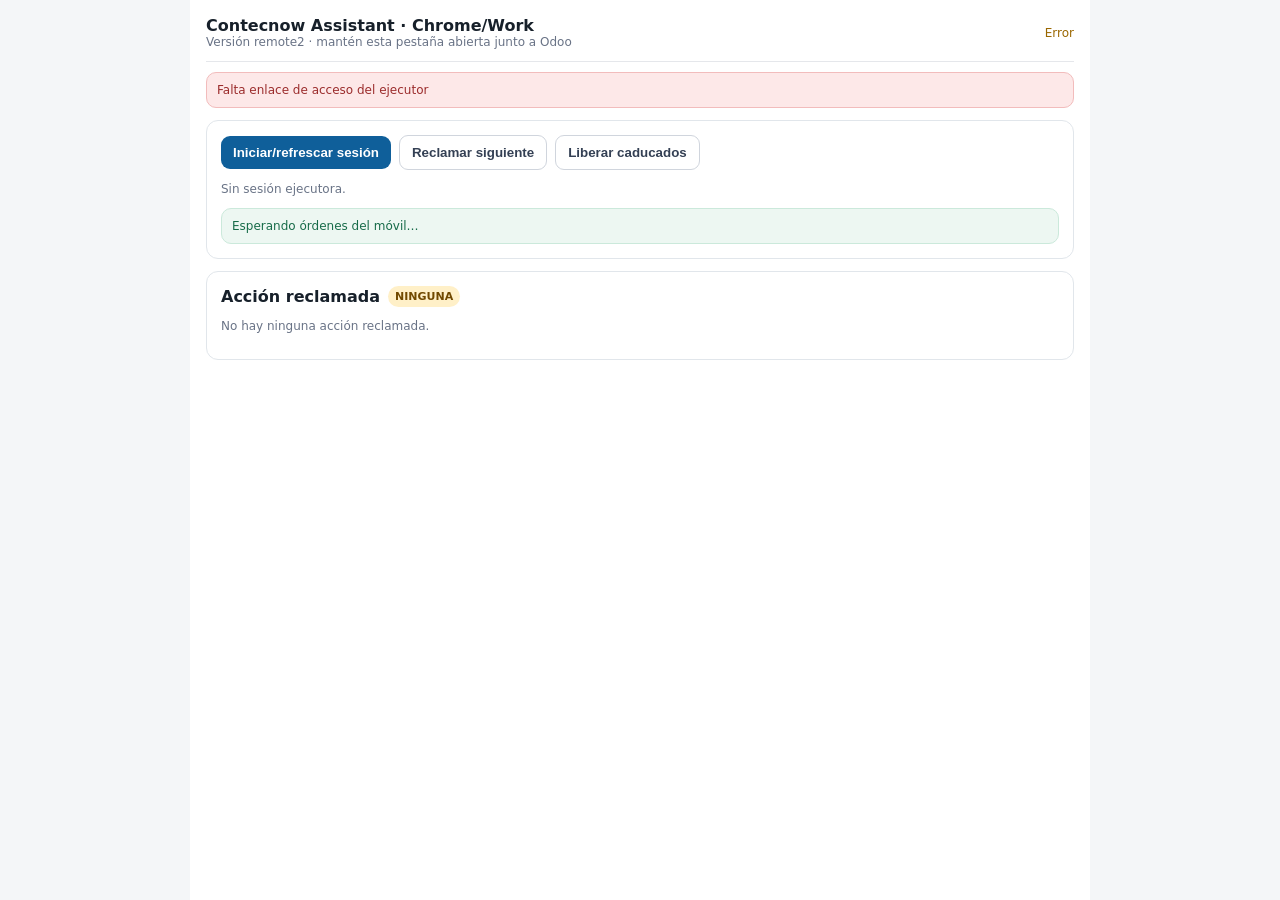
<file: qa/contecnow/executor.html>
<!doctype html>
<html lang="es"><head><meta charset="utf-8"><meta name="viewport" content="width=device-width,initial-scale=1,viewport-fit=cover"><meta name="robots" content="noindex,nofollow"><title>Contecnow Executor QA</title>
<style>*{box-sizing:border-box}body{margin:0;font-family:system-ui,-apple-system,sans-serif;background:#f4f6f8;color:#17202a}.app{max-width:900px;margin:0 auto;min-height:100dvh;background:#fff;padding:16px}.top{display:flex;justify-content:space-between;align-items:center;gap:12px;border-bottom:1px solid #e5e7eb;padding-bottom:12px}.status{font-size:12px;color:#9a6700}.status.ok{color:#137a4f}.card{border:1px solid #e1e6eb;border-radius:12px;padding:14px;margin-top:12px;background:#fff}.row{display:flex;gap:8px;align-items:center;flex-wrap:wrap}.muted{color:#697386;font-size:12px}.pill{padding:4px 7px;border-radius:999px;background:#fff0c8;color:#714900;font-size:11px;font-weight:700}button{border:0;background:#0f5f9a;color:#fff;border-radius:9px;padding:9px 12px;font-weight:700}button.alt{background:#fff;color:#344054;border:1px solid #d0d5dd}button.danger{background:#a33}input{padding:10px;border:1px solid #d0d5dd;border-radius:8px;flex:1}.hidden{display:none!important}pre{white-space:pre-wrap;background:#f6f7f9;padding:10px;border-radius:8px;font-size:12px;overflow:auto}.error{background:#fde8e8;color:#9b2c2c;border:1px solid #f2bcbc;padding:10px;border-radius:10px;margin-top:10px;font-size:12px}.remote{background:#edf7f2;color:#176b49;border:1px solid #cbe9db;padding:10px;border-radius:10px;margin-top:10px;font-size:12px}</style></head>
<body><div class="app"><header class="top"><div><strong>Contecnow Assistant · Chrome/Work</strong><div class="muted">Versión remote2 · mantén esta pestaña abierta junto a Odoo</div></div><div id="status" class="status">Conectando…</div></header><div id="error" class="error hidden"></div>
<section class="card"><div class="row"><button id="heartbeat">Iniciar/refrescar sesión</button><button class="alt" id="claim">Reclamar siguiente</button><button class="alt" id="release">Liberar caducados</button></div><p class="muted" id="session">Sin sesión ejecutora.</p><div id="remoteInfo" class="remote">Esperando órdenes del móvil…</div></section>
<section class="card"><div class="row"><strong>Acción reclamada</strong><span class="pill" id="actionStatus">NINGUNA</span></div><p id="actionTitle" class="muted">No hay ninguna acción reclamada.</p><div id="controls" class="hidden"><pre id="payload"></pre><div class="row"><button id="start">Marcar iniciada</button></div><div class="row" style="margin-top:10px"><input id="odooId" placeholder="ID real de Odoo"><button id="done">Confirmar HECHO</button></div><div class="row" style="margin-top:10px"><input id="why" placeholder="Motivo del error"><button class="danger" id="fail">Error → cola</button></div></div></section></div>
<script>
const API='https://gzrcorvigobwbhjjrhku.supabase.co/functions/v1/contecnow-browser-api';
const SYNC_API='https://gzrcorvigobwbhjjrhku.supabase.co/functions/v1/contecnow-sync-command';
const EXECUTOR_VERSION='remote2';
const KEY='contecnow.qa.executor.token.v1',SKEY='contecnow.qa.executor.session.v1';
let token=localStorage.getItem(KEY)||'',sid=localStorage.getItem(SKEY)||'',current=null,polling=false;
const $=id=>document.getElementById(id);
function setStatus(t,ok=false){$('status').textContent=t;$('status').className='status'+(ok?' ok':'')}
function showError(t){$('error').textContent=t;$('error').classList.remove('hidden');setStatus('Error')}
function clearError(){$('error').classList.add('hidden')}
async function post(url,body,auth=true){const headers={'content-type':'application/json'};if(auth&&token)headers.authorization='Bearer '+token;const r=await fetch(url,{method:'POST',headers,body:JSON.stringify(body)});const b=await r.json().catch(()=>({}));if(!r.ok||b.ok===false)throw new Error(b.error||('HTTP '+r.status));return b}
async function api(action,data={}){return post(API,{action,data})}
async function bootstrap(){const p=new URLSearchParams(location.hash.slice(1));const code=p.get('bootstrap');if(code){const b=await post(API,{action:'bootstrap.exchange',data:{code,role:'executor'}},false);token=b.token;localStorage.setItem(KEY,token);history.replaceState(null,'',location.pathname+'?v='+EXECUTOR_VERSION)}if(!token)throw new Error('Falta enlace de acceso del ejecutor')}
async function beat(){clearError();const b=await api('executor.heartbeat',{sessionId:sid,metadata:{userAgent:navigator.userAgent,source:'contecnow-qa-executor',executorVersion:EXECUTOR_VERSION}});sid=b.session.id;localStorage.setItem(SKEY,sid);$('session').textContent='Sesión ejecutora: '+sid+' · '+EXECUTOR_VERSION;setStatus('Ejecutor ONLINE · '+EXECUTOR_VERSION,true);return b}
async function take(){await beat();current=await api('executor.claim',{sessionId:sid});const a=current.action;$('controls').classList.toggle('hidden',!a);$('actionStatus').textContent=a?'RECLAMADA':'NINGUNA';$('actionTitle').textContent=a?(a.title+' · '+a.action_type):'No hay acciones reclamables.';if(a)$('payload').textContent=JSON.stringify(a.payload_json,null,2);return a}
async function pollRemote(){if(polling||!token||!sid||current)return;polling=true;try{const r=await post(SYNC_API,{action:'poll',data:{sessionId:sid}});if(r.command){$('remoteInfo').textContent='Orden del móvil recibida. Reclamando siguiente tarea…';let a=null;try{a=await take();await post(SYNC_API,{action:'finish',data:{commandId:r.command.id,ok:true,result:{actionId:a?.id||null,claimed:!!a,executorVersion:EXECUTOR_VERSION}}});$('remoteInfo').textContent=a?'Orden recibida · tarea reclamada. Lista para ejecutar en Odoo.':'Orden recibida · no había tareas reclamables.';setStatus(a?'Tarea reclamada · '+EXECUTOR_VERSION:'Sin tareas · '+EXECUTOR_VERSION,true)}catch(e){await post(SYNC_API,{action:'finish',data:{commandId:r.command.id,ok:false,error:e.message}}).catch(()=>{});throw e}}}catch(e){showError('Polling remoto: '+e.message)}finally{polling=false}}
$('heartbeat').onclick=()=>beat().catch(e=>showError(e.message));$('claim').onclick=()=>take().catch(e=>showError(e.message));$('release').onclick=()=>api('executor.release').then(b=>setStatus('Liberados: '+b.released,true)).catch(e=>showError(e.message));
$('start').onclick=()=>current?.attempt?.id&&api('executor.start',{attemptId:current.attempt.id}).then(()=>setStatus('Acción iniciada',true)).catch(e=>showError(e.message));
$('done').onclick=()=>{const id=$('odooId').value.trim();if(!id)return showError('Introduce el ID real de Odoo');api('executor.complete',{attemptId:current.attempt.id,odooRecordId:id,resultJson:{confirmedBy:'chrome_work',executorVersion:EXECUTOR_VERSION}}).then(()=>{setStatus('HECHO',true);current=null;$('controls').classList.add('hidden');$('actionStatus').textContent='NINGUNA';$('actionTitle').textContent='No hay ninguna acción reclamada.';$('odooId').value='';$('remoteInfo').textContent='Esperando órdenes del móvil…'}).catch(e=>showError(e.message))};
$('fail').onclick=()=>api('executor.fail',{attemptId:current.attempt.id,error:$('why').value.trim()||'Error de ejecución'}).then(()=>{setStatus('Devuelta a cola',true);current=null;$('controls').classList.add('hidden');$('actionStatus').textContent='NINGUNA';$('actionTitle').textContent='No hay ninguna acción reclamada.';$('why').value='';$('remoteInfo').textContent='Esperando órdenes del móvil…'}).catch(e=>showError(e.message));
(async()=>{try{await bootstrap();await beat();setInterval(()=>beat().catch(()=>{}),30000);setInterval(()=>pollRemote(),3000);pollRemote()}catch(e){showError(e.message)}})();
</script></body></html>
</file>
<file: style.css>
/* ============================================
   SIMTIC CONSULTING — style.css
   CSS compartido para todas las páginas
============================================ */

*, *::before, *::after {
     box-sizing: border-box;
     margin: 0;
     padding: 0;
}

:root {
     --navy: #0a1628;
     --navy-mid: #112240;
     --blue: #0057ff;
     --blue-light: #4d8aff;
     --accent: #00d4ff;
     --white: #ffffff;
     --gray: #8892a4;
     --card-bg: #111e35;
}

html { scroll-behavior: smooth; }

body {
     font-family: 'Inter', sans-serif;
     background: var(--navy);
     color: var(--white);
     line-height: 1.7;
     overflow-x: hidden;
     font-size: 16px;
     -webkit-font-smoothing: antialiased;
}

/* ============================================
   NAV
============================================ */
nav {
     position: fixed;
     top: 0; left: 0; right: 0;
     z-index: 100;
     display: flex;
     align-items: center;
     justify-content: space-between;
     padding: 0.3rem 5%;
     background: #ffffff;
     border-bottom: 1px solid #e8edf5;
     box-shadow: 0 2px 12px rgba(0,0,0,0.08);
}

.nav-logo {
     text-decoration: none;
     display: flex;
     align-items: center;
     gap: 0.6rem;
}

.nav-logo img { height: 60px; display: block; }

.nav-links {
     display: flex;
     gap: 2rem;
     list-style: none;
     align-items: center;
}

.nav-links a {
     color: #3a4a5c;
     text-decoration: none;
     font-size: 0.875rem;
     font-weight: 500;
     letter-spacing: 0.01em;
     transition: color 0.2s;
}

.nav-links a:hover { color: var(--blue); }

.nav-cta {
     background: var(--blue);
     color: #ffffff !important;
     padding: 0.55rem 1.4rem;
     border-radius: 6px;
     font-weight: 600 !important;
     transition: background 0.2s !important;
}

.nav-cta:hover {
     background: var(--blue-light) !important;
     color: #ffffff !important;
}

/* ============================================
   HAMBURGER BUTTON
============================================ */
.nav-toggle {
     display: none;
     flex-direction: column;
     gap: 5px;
     background: none;
     border: none;
     cursor: pointer;
     padding: 0.5rem;
     z-index: 200;
}

.nav-toggle span {
     display: block;
     width: 25px;
     height: 2px;
     background: #3a4a5c;
     transition: all 0.3s;
}

.nav-toggle.active span:nth-child(1) { transform: translateY(7px) rotate(45deg); }
.nav-toggle.active span:nth-child(2) { opacity: 0; }
.nav-toggle.active span:nth-child(3) { transform: translateY(-7px) rotate(-45deg); }

/* ============================================
   HERO (página inicio)
============================================ */
.hero {
     min-height: 100vh;
     display: flex;
     align-items: center;
     padding: 8rem 5% 5rem;
     position: relative;
     overflow: hidden;
}

.hero::before {
     content: '';
     position: absolute;
     top: -20%; right: -10%;
     width: 700px; height: 700px;
     background: radial-gradient(circle, rgba(0,87,255,0.18) 0%, transparent 70%);
     pointer-events: none;
}

.hero::after {
     content: '';
     position: absolute;
     bottom: 0; left: 0; right: 0;
     height: 1px;
     background: linear-gradient(90deg, transparent, rgba(0,212,255,0.3), transparent);
}

.hero-content { max-width: 700px; position: relative; z-index: 1; }

.hero-badge {
     display: inline-flex;
     align-items: center;
     gap: 0.5rem;
     background: rgba(0,87,255,0.12);
     border: 1px solid rgba(0,87,255,0.3);
     color: var(--accent);
     padding: 0.4rem 1rem;
     border-radius: 100px;
     font-size: 0.75rem;
     font-weight: 600;
     letter-spacing: 0.08em;
     text-transform: uppercase;
     margin-bottom: 2rem;
     animation: fadeUp 0.6s ease both;
}

.hero-badge::before {
     content: '●';
     font-size: 0.5rem;
     animation: pulse 2s infinite;
}

@keyframes pulse { 0%,100%{opacity:1} 50%{opacity:0.3} }

.hero h1 {
     font-family: 'Inter', sans-serif;
     font-size: clamp(2.2rem, 5vw, 3.6rem);
     font-weight: 800;
     line-height: 1.1;
     letter-spacing: -0.02em;
     margin-bottom: 1.5rem;
     animation: fadeUp 0.6s 0.1s ease both;
}

.hero h1 span { color: var(--blue-light); }

.hero p {
     font-size: 1.1rem;
     font-weight: 400;
     color: var(--gray);
     max-width: 520px;
     margin-bottom: 2.5rem;
     animation: fadeUp 0.6s 0.2s ease both;
     line-height: 1.7;
}

.hero-buttons {
     display: flex;
     gap: 1rem;
     flex-wrap: wrap;
     animation: fadeUp 0.6s 0.3s ease both;
}

@keyframes fadeUp {
     from { opacity: 0; transform: translateY(20px); }
     to   { opacity: 1; transform: translateY(0); }
}

/* ============================================
   PAGE HERO (subpáginas)
============================================ */
.page-hero {
     padding: 8rem 5% 4rem;
     background: linear-gradient(135deg, var(--navy) 0%, var(--navy-mid) 100%);
     border-bottom: 1px solid rgba(255,255,255,0.06);
}

.page-hero h1 {
     font-family: 'Inter', sans-serif;
     font-size: clamp(2rem, 4vw, 3rem);
     font-weight: 800;
     letter-spacing: -0.02em;
     margin-bottom: 1rem;
}

.page-hero p {
     color: var(--gray);
     font-size: 1.1rem;
     max-width: 560px;
     line-height: 1.7;
}

/* ============================================
   STATS
============================================ */
.stats {
     display: flex;
     gap: 3rem;
     padding: 3rem 5%;
     border-bottom: 1px solid rgba(255,255,255,0.06);
     flex-wrap: wrap;
}

.stat h3 {
     font-family: 'Inter', sans-serif;
     font-size: 2.5rem;
     font-weight: 800;
     letter-spacing: -0.03em;
     color: var(--blue-light);
}

.stat p { color: var(--gray); font-size: 0.9rem; }

/* ============================================
   BOTONES
============================================ */
.btn-primary {
     background: var(--blue);
     color: var(--white);
     padding: 0.85rem 2rem;
     border-radius: 8px;
     text-decoration: none;
     font-weight: 600;
     font-size: 0.95rem;
     letter-spacing: 0.01em;
     transition: background 0.2s, transform 0.2s;
     display: inline-flex;
     align-items: center;
     gap: 0.5rem;
}

.btn-primary:hover { background: var(--blue-light); transform: translateY(-2px); }

.btn-secondary {
     background: transparent;
     color: var(--white);
     padding: 0.85rem 2rem;
     border-radius: 8px;
     text-decoration: none;
     font-weight: 600;
     font-size: 0.95rem;
     letter-spacing: 0.01em;
     border: 1px solid rgba(255,255,255,0.2);
     transition: border-color 0.2s, transform 0.2s;
     display: inline-flex;
     align-items: center;
     gap: 0.5rem;
}

.btn-secondary:hover { border-color: var(--blue-light); transform: translateY(-2px); }

.btn-white {
     background: var(--white);
     color: var(--blue);
     padding: 0.9rem 2.2rem;
     border-radius: 8px;
     text-decoration: none;
     font-weight: 700;
     font-size: 1rem;
     display: inline-block;
     transition: transform 0.2s;
     position: relative;
}

.btn-white:hover { transform: translateY(-2px); }

/* ============================================
   MARCAS
============================================ */
.brands {
     padding: 4rem 5%;
     border-top: 1px solid rgba(255,255,255,0.06);
     border-bottom: 1px solid rgba(255,255,255,0.06);
     background: rgba(255,255,255,0.02);
}

.brands-label {
     text-align: center;
     font-size: 0.7rem;
     font-weight: 700;
     letter-spacing: 0.14em;
     text-transform: uppercase;
     color: var(--gray);
     margin-bottom: 2.5rem;
}

.brands-grid {
     display: flex;
     align-items: center;
     justify-content: center;
     flex-wrap: wrap;
     gap: 1.5rem;
}

.brand-item {
     display: flex;
     align-items: center;
     justify-content: center;
     padding: 2rem 3rem;
     background: rgba(255,255,255,0.05);
     border: 1px solid rgba(255,255,255,0.1);
     border-radius: 16px;
     min-width: 220px;
     height: 140px;
     transition: border-color 0.3s, background 0.3s, transform 0.3s;
}

.brand-item:hover {
     border-color: rgba(0,87,255,0.5);
     background: rgba(0,87,255,0.08);
     transform: translateY(-3px);
}

.brand-item svg,
.brand-item img {
  height: 72px !important;
  width: auto !important;
  max-width: 100%;
}

/* ============================================
   SECCIONES Y SERVICIOS
============================================ */
.section { padding: 5rem 5%; }

.section-label {
     font-size: 0.7rem;
     font-weight: 700;
     letter-spacing: 0.14em;
     text-transform: uppercase;
     color: var(--accent);
     margin-bottom: 1rem;
}

.section-title {
     font-family: 'Inter', sans-serif;
     font-size: clamp(1.8rem, 3vw, 2.6rem);
     font-weight: 700;
     letter-spacing: -0.02em;
     margin-bottom: 1rem;
}

.section-subtitle {
     color: var(--gray);
     max-width: 520px;
     margin-bottom: 3rem;
     font-size: 1rem;
     line-height: 1.7;
}

.services-grid {
     display: grid;
     grid-template-columns: repeat(auto-fit, minmax(260px, 1fr));
     gap: 1.5rem;
}

.service-card {
     background: var(--card-bg);
     border: 1px solid rgba(255,255,255,0.07);
     border-radius: 14px;
     padding: 2rem;
     transition: border-color 0.3s, transform 0.3s;
}

.service-card:hover {
     border-color: rgba(0,87,255,0.4);
     transform: translateY(-4px);
}

.service-icon { font-size: 1.8rem; margin-bottom: 1rem; }

.service-card h3 {
     font-family: 'Inter', sans-serif;
     font-size: 1rem;
     font-weight: 700;
     letter-spacing: -0.01em;
     margin-bottom: 0.75rem;
}

.service-card ul { list-style: none; }

.service-card ul li {
     color: var(--gray);
     font-size: 0.875rem;
     padding: 0.3rem 0;
     border-bottom: 1px solid rgba(255,255,255,0.05);
     display: flex;
     align-items: center;
     gap: 0.5rem;
     line-height: 1.6;
}

.service-card ul li::before {
     content: '→';
     color: var(--blue-light);
     font-size: 0.8rem;
}

.service-card ul li:last-child { border-bottom: none; }

/* ============================================
   MID CTA
============================================ */
.mid-cta {
     background: linear-gradient(135deg, var(--navy-mid) 0%, rgba(0,87,255,0.08) 100%);
     border: 1px solid rgba(0,87,255,0.15);
     border-radius: 20px;
     padding: 4rem;
     display: flex;
     align-items: center;
     justify-content: space-between;
     gap: 2rem;
     flex-wrap: wrap;
     margin: 0 5%;
}

.mid-cta-text h2 {
     font-family: 'Inter', sans-serif;
     font-size: 1.7rem;
     font-weight: 700;
     letter-spacing: -0.02em;
     margin-bottom: 0.75rem;
}

.mid-cta-text p { color: var(--gray); max-width: 480px; line-height: 1.7; }

/* ============================================
   CTA FINAL
============================================ */
.cta-section {
     margin: 5rem 5%;
     padding: 4rem;
     background: var(--blue);
     border-radius: 20px;
     text-align: center;
     position: relative;
     overflow: hidden;
}

.cta-section::before {
     content: '';
     position: absolute;
     top: -50%; right: -20%;
     width: 400px; height: 400px;
     background: radial-gradient(circle, rgba(255,255,255,0.1) 0%, transparent 70%);
}

.cta-section h2 {
     font-family: 'Inter', sans-serif;
     font-size: 2rem;
     font-weight: 700;
     letter-spacing: -0.02em;
     margin-bottom: 1rem;
     position: relative;
}

.cta-section p {
     color: rgba(255,255,255,0.8);
     margin-bottom: 2rem;
     position: relative;
     line-height: 1.7;
}

/* ============================================
   FOOTER
============================================ */
footer {
     padding: 3rem 5% 2rem;
     border-top: 1px solid rgba(255,255,255,0.08);
     display: grid;
     grid-template-columns: 1.5fr 1fr 1fr;
     gap: 3rem;
}

.footer-brand p {
     color: var(--gray);
     font-size: 0.875rem;
     max-width: 280px;
     line-height: 1.7;
}

.footer-col h4 {
     font-family: 'Inter', sans-serif;
     font-size: 0.7rem;
     font-weight: 700;
     letter-spacing: 0.12em;
     text-transform: uppercase;
     color: var(--gray);
     margin-bottom: 1rem;
}

.footer-col ul { list-style: none; }

.footer-col ul li { margin-bottom: 0.6rem; }

.footer-col ul li a {
     color: rgba(255,255,255,0.7);
     text-decoration: none;
     font-size: 0.875rem;
     transition: color 0.2s;
}

.footer-col ul li a:hover { color: var(--white); }

.footer-bottom {
     padding: 1.5rem 5% 2rem;
     display: flex;
     justify-content: space-between;
     align-items: center;
     border-top: 1px solid rgba(255,255,255,0.06);
     color: var(--gray);
     font-size: 0.8rem;
     flex-wrap: wrap;
     gap: 0.5rem;
}

/* ============================================
   TABLET (≤1024px)
============================================ */
@media (max-width: 1024px) {
     .services-grid { grid-template-columns: repeat(2, 1fr); }
     footer { grid-template-columns: 1fr 1fr; }
     .footer-brand { grid-column: 1 / -1; }
}

/* ============================================
   MÓVIL (≤768px)
============================================ */
@media (max-width: 768px) {
     /* NAV */
  .nav-toggle { display: flex; }
     .nav-links {
            display: none;
            position: fixed;
            top: 0; left: 0; right: 0; bottom: 0;
            background: #ffffff;
            flex-direction: column;
            align-items: center;
            justify-content: center;
            gap: 2rem;
            z-index: 150;
            list-style: none;
     }
     .nav-links.open { display: flex; }
     .nav-links a { font-size: 1.2rem; color: #3a4a5c; }
     .nav-logo img { height: 52px; }

  /* HERO */
  .hero { padding: 7rem 5% 4rem; text-align: center; min-height: auto; }
     .hero-content { max-width: 100%; }
     .hero-buttons { justify-content: center; }
     .hero p { margin-left: auto; margin-right: auto; }

  /* PAGE HERO */
  .page-hero { padding: 7rem 5% 3rem; }

  /* STATS */
  .stats { gap: 2rem; padding: 2rem 5%; }

  /* SERVICIOS */
  .services-grid { grid-template-columns: 1fr; }
     .section { padding: 3rem 5%; }

  /* BRANDS */
  .brands { padding: 3rem 5%; }
     .brands-grid { gap: 1rem; }
     .brand-item { min-width: 130px; padding: 1rem 1.5rem; height: auto; }

  /* MID CTA */
  .mid-cta { flex-direction: column; text-align: center; padding: 2rem 1.5rem; margin: 0 4%; }
     .mid-cta-text p { max-width: 100%; }

  /* CTA FINAL */
  .cta-section { padding: 2.5rem 1.5rem; margin: 3rem 4%; }

  /* FOOTER */
  footer { grid-template-columns: 1fr; gap: 2rem; padding: 2.5rem 5% 1.5rem; }
     .footer-brand { grid-column: auto; }
     .footer-brand p { max-width: 100%; }
     .footer-bottom { flex-direction: column; text-align: center; gap: 0.5rem; padding: 1.5rem 5%; }
}

/* ============================================
   MUY PEQUEÑO (≤380px)
============================================ */
@media (max-width: 380px) {
     .btn-primary, .btn-secondary { width: 100%; justify-content: center; }
     .brand-item { min-width: 100px; padding: 0.8rem 1rem; }
}
</file>
